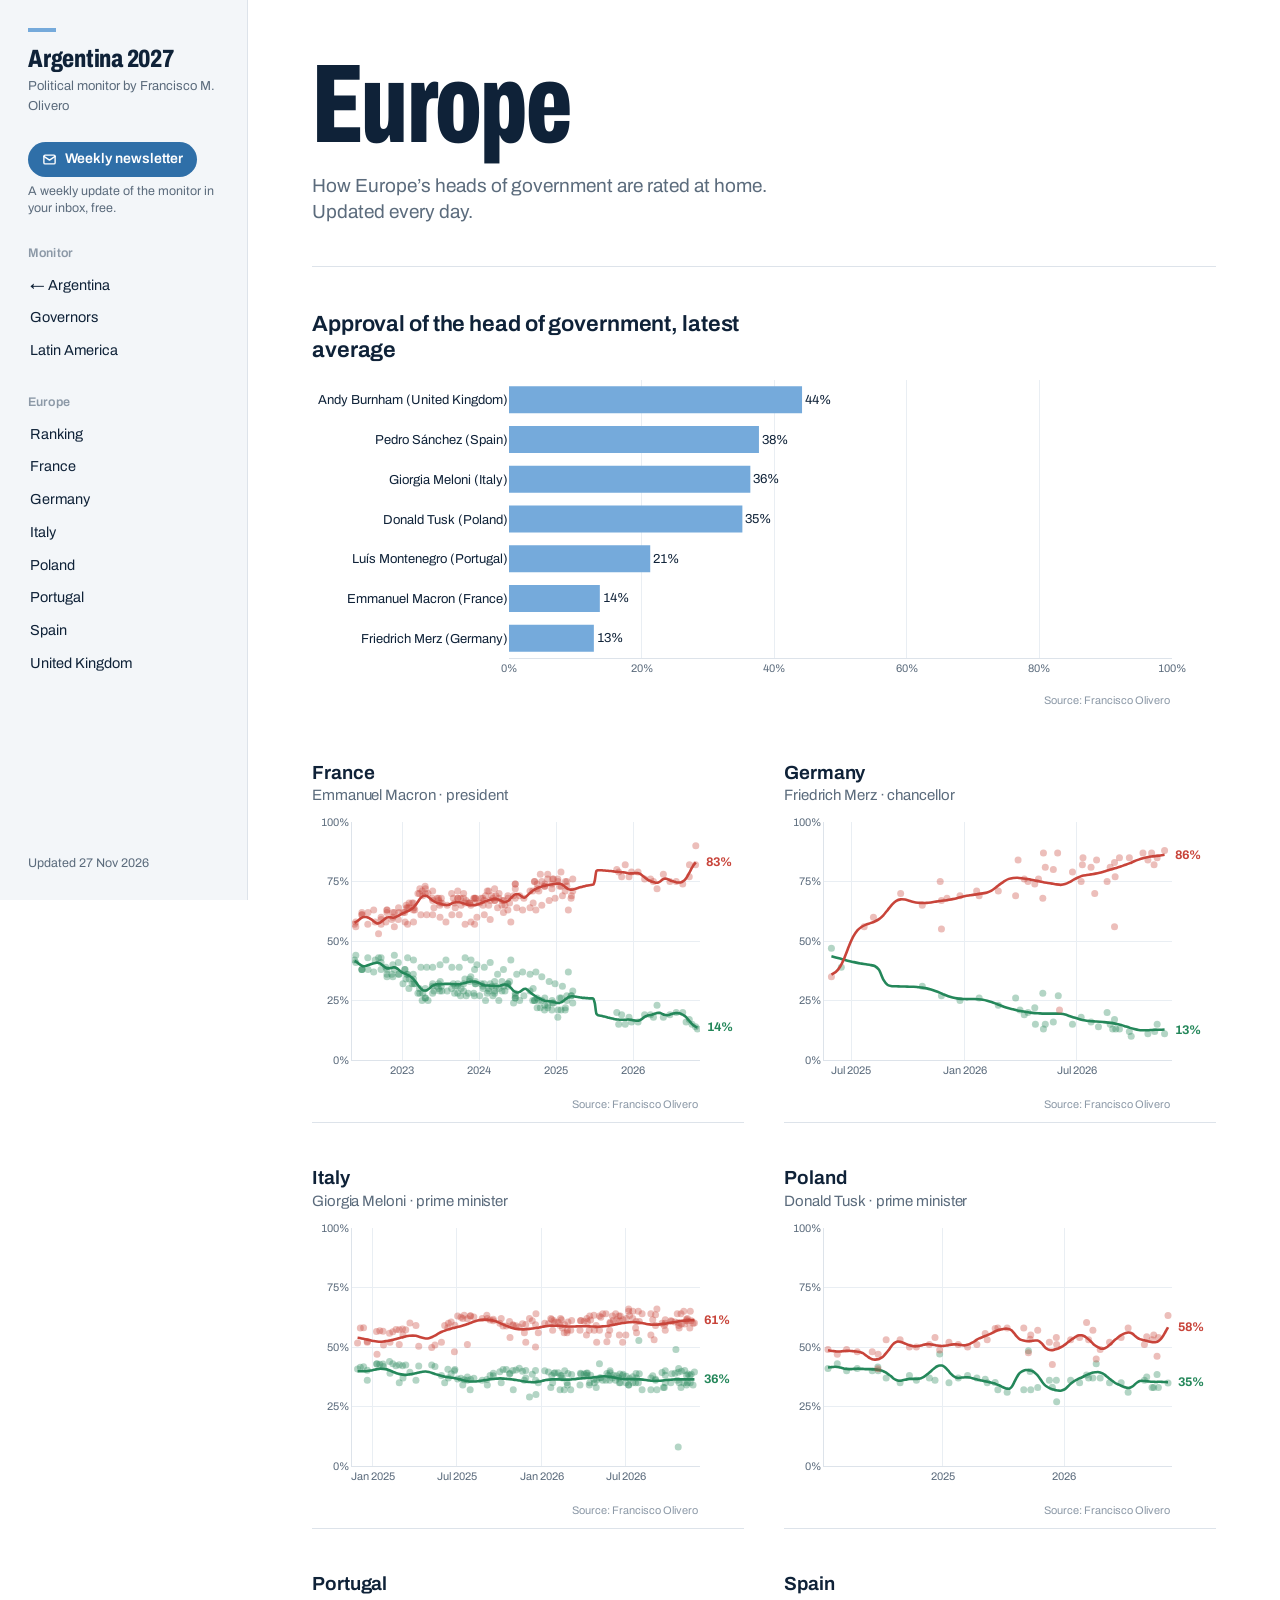
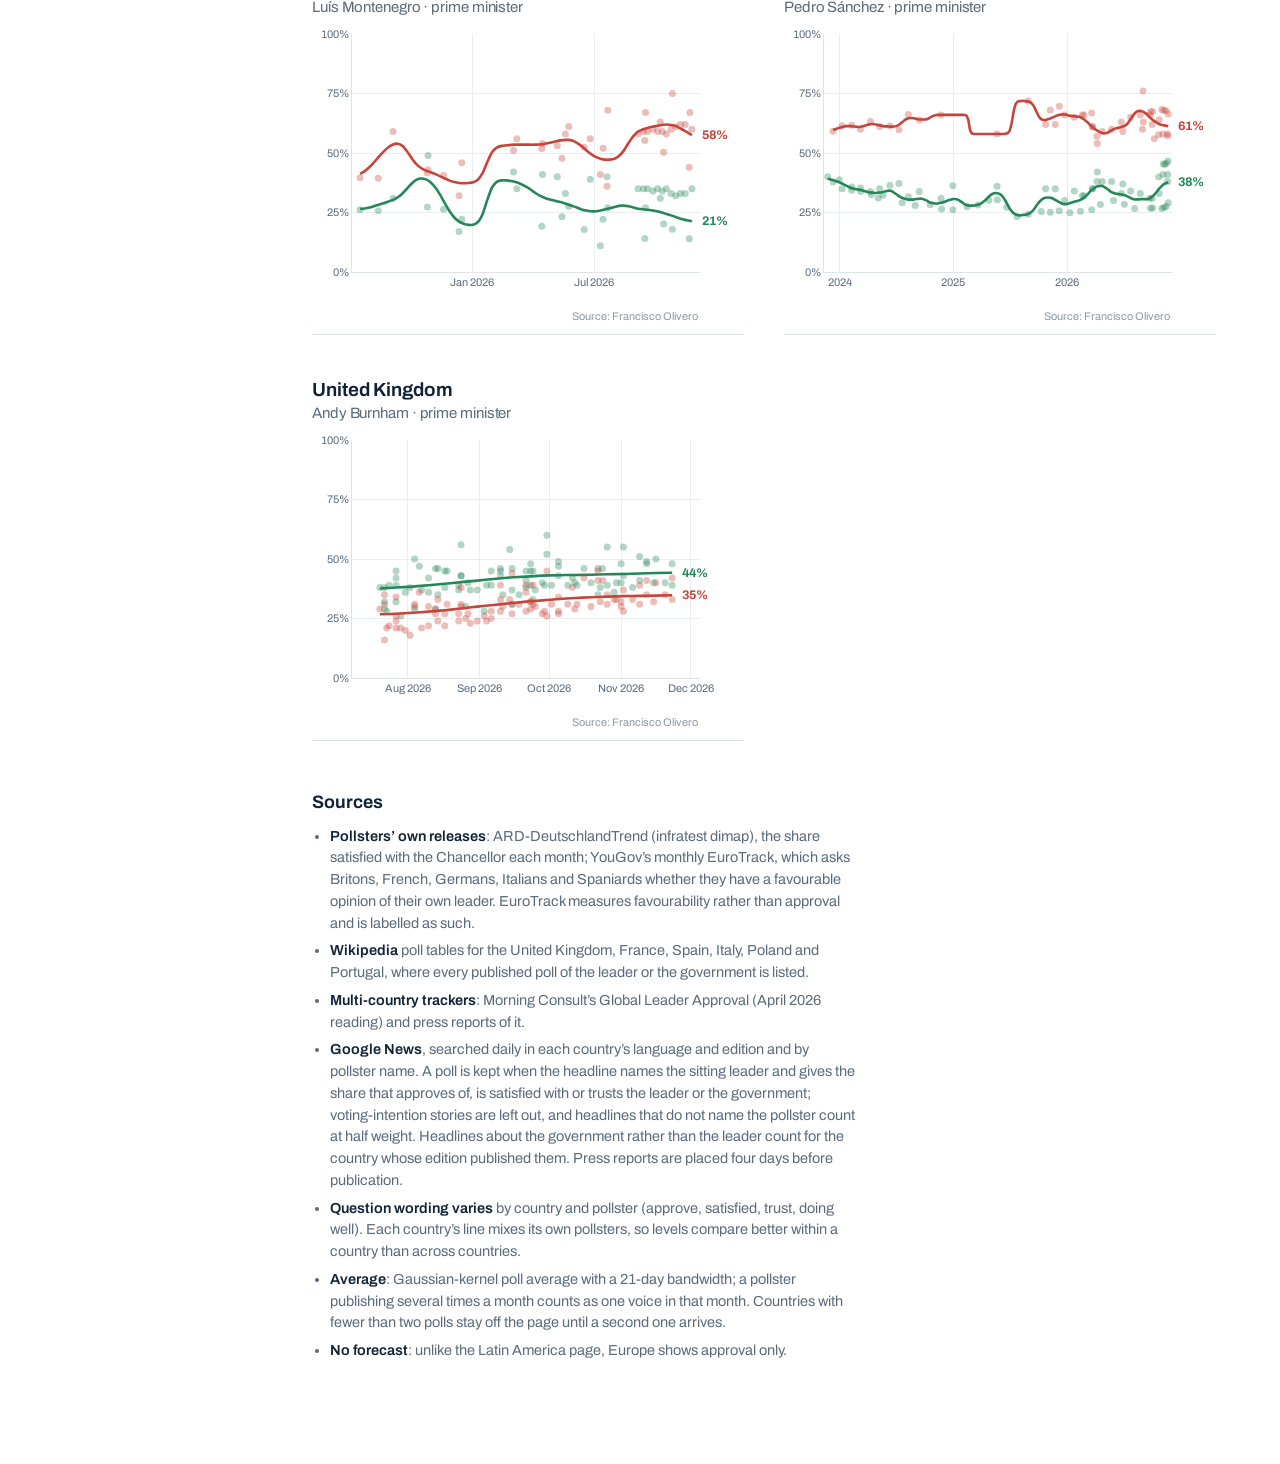
<file: europe.html>
<!DOCTYPE html>
<html lang="en">
<head>
<meta charset="utf-8" />
<meta name="viewport" content="width=device-width, initial-scale=1" />
<title>Europe Leader Approval</title>
<meta name="description" content="Approval of European heads of government, averaged from pollsters, Wikipedia poll tables and the press, updated daily. By Francisco M. Olivero.">
<link rel="preconnect" href="https://fonts.googleapis.com">
<link rel="preconnect" href="https://fonts.gstatic.com" crossorigin>
<link href="https://fonts.googleapis.com/css2?family=Archivo:wdth,wght@62..125,400..800&display=swap" rel="stylesheet">
<link rel="stylesheet" href="site.css">
<style>
  .grid{display:grid; grid-template-columns:repeat(2,minmax(0,1fr)); column-gap:40px}
  .grid .block{border-bottom:1px solid var(--rule)}
  .grid h2{font-size:19px}
  .grid h2 span{display:block; font-weight:400; font-size:15px; color:var(--muted); margin-top:2px}
  .empty{height:260px; display:flex; align-items:center; color:var(--muted); font-size:15px; max-width:34ch}
  @media (max-width:900px){ .grid{grid-template-columns:1fr} }
</style>
</head>
<body>
<div class="frame">

<aside class="rail">
  <a class="brand" href="index.html">
    <span class="brand-mark" aria-hidden="true"></span>
    <span class="brand-name">Argentina 2027</span>
    <span class="brand-by">Political monitor by Francisco M. Olivero</span>
  </a>
  <div>
    <a class="subscribe" href="https://lagentepide.substack.com/" target="_blank" rel="noopener"><svg width="15" height="15" viewBox="0 0 24 24" fill="none" stroke="currentColor" stroke-width="2.2" stroke-linecap="round" stroke-linejoin="round" aria-hidden="true"><rect x="3" y="5" width="18" height="14" rx="2"/><path d="m3 7 9 6 9-6"/></svg>Weekly newsletter</a>
    <span class="subscribe-note">A weekly update of the monitor in your inbox, free.</span>
  </div>

  <nav class="nav-group" aria-label="Monitor">
    <h3>Monitor</h3>
    <a href="index.html">← Argentina</a>
    <a href="governors.html">Governors</a>
    <a href="latam.html">Latin America</a>
  </nav>
  <nav class="nav-group" aria-label="Europe" id="nav-countries">
    <h3>Europe</h3>
    <a href="#ranking">Ranking</a>
  </nav>
  <div class="rail-foot">Updated <span id="updated">—</span></div>
</aside>

<main id="top">
  <header class="hero">
    <h1>Europe</h1>
    <p class="stand">How Europe’s heads of government are rated at home. Updated every day.</p>
  </header>

  <section class="block" id="ranking">
    <h2>Approval of the head of government, latest average</h2>
    <div class="plot" id="chart-rank" style="height:520px"></div>
  </section>


  <div class="grid" id="grid"></div>

  <footer class="sources">
    <h2>Sources</h2>
    <ul>
      <li><b>Pollsters’ own releases</b>: ARD-DeutschlandTrend (infratest dimap), the share satisfied with the Chancellor each month; YouGov’s monthly EuroTrack, which asks Britons, French, Germans, Italians and Spaniards whether they have a favourable opinion of their own leader. EuroTrack measures favourability rather than approval and is labelled as such.</li>
      <li><b>Wikipedia</b> poll tables for the United Kingdom, France, Spain, Italy, Poland and Portugal, where every published poll of the leader or the government is listed.</li>
      <li><b>Multi-country trackers</b>: Morning Consult’s Global Leader Approval (April 2026 reading) and press reports of it.</li>
      <li><b>Google News</b>, searched daily in each country’s language and edition and by pollster name. A poll is kept when the headline names the sitting leader and gives the share that approves of, is satisfied with or trusts the leader or the government; voting-intention stories are left out, and headlines that do not name the pollster count at half weight. Headlines about the government rather than the leader count for the country whose edition published them. Press reports are placed four days before publication.</li>
      <li><b>Question wording varies</b> by country and pollster (approve, satisfied, trust, doing well). Each country’s line mixes its own pollsters, so levels compare better within a country than across countries.</li>
      <li><b>Average</b>: Gaussian-kernel poll average with a 21-day bandwidth; a pollster publishing several times a month counts as one voice in that month. Countries with fewer than two polls stay off the page until a second one arrives.</li>
      <li><b>No forecast</b>: unlike the Latin America page, Europe shows approval only.</li>
    </ul>
  </footer>
</main>
</div>

<script>
(function(){
  "use strict";
  var CDNS=["https://cdn.plot.ly/plotly-2.35.2.min.js","https://cdnjs.cloudflare.com/ajax/libs/plotly.js/2.35.2/plotly.min.js","https://unpkg.com/plotly.js-dist-min@2.35.2/plotly.min.js"];
  function load(i){ if(window.Plotly) return go(); if(i>=CDNS.length) return;
    var s=document.createElement('script'); s.src=CDNS[i]; s.async=true;
    s.onload=function(){ window.Plotly?go():load(i+1); }; s.onerror=function(){ load(i+1); };
    document.head.appendChild(s); }
  load(0);

  var C={ink:'#0F2238', muted:'#5B6B7C', line:'#DDE3EA', grid:'#E9EEF3', pos:'#24875A', neg:'#C8443A', bar:'#75AADB', ar:'#0F2238'};
  var MON=['Jan','Feb','Mar','Apr','May','Jun','Jul','Aug','Sep','Oct','Nov','Dec'];
  function fmtDay(d){var p=d.split('-'); return (+p[2])+' '+MON[+p[1]-1]+' '+p[0];}
  var CONFIG={displayModeBar:'hover', displaylogo:false, responsive:true,
    modeBarButtonsToRemove:['select2d','lasso2d','autoScale2d','toggleSpikelines'],
    toImageButtonOptions:{format:'png', scale:2, filename:'europe-approval-francisco-olivero'}};
  function lay(o){
    var b={paper_bgcolor:'rgba(0,0,0,0)', plot_bgcolor:'rgba(0,0,0,0)', showlegend:false, hovermode:'closest',
      font:{family:'Archivo, sans-serif', size:13, color:C.ink},
      hoverlabel:{bgcolor:'#fff', bordercolor:C.line, font:{family:'Archivo, sans-serif', size:13, color:C.ink}, align:'left'}};
    Object.assign(b,o||{});
    b.margin=b.margin||{l:40,r:16,t:8,b:36}; b.margin.b+=22;
    b.annotations=(b.annotations||[]).concat([{xref:'paper',yref:'paper',x:1,y:0,xanchor:'right',yanchor:'bottom',
      yshift:-(b.margin.b-2),showarrow:false,text:'Source: Francisco Olivero',font:{family:'Archivo, sans-serif',size:11,color:'#8C99A7'}}]);
    return b;
  }
  var MIN_POLLS=2;   // a country with a single observation is left off the page until a second one arrives
  function last(a){ return a&&a.length?a[a.length-1]:null; }
  function esc(s){ return String(s).replace(/[&<>"]/g,function(c){return {'&':'&amp;','<':'&lt;','>':'&gt;','"':'&quot;'}[c];}); }

  function go(){
    Promise.all([
      fetch('europe_approval.json',{cache:'no-store'}).then(function(r){ if(!r.ok) throw 0; return r.json(); })
    ]).then(function(res){ render(res[0]); })
      .catch(function(){
        document.getElementById('chart-rank').innerHTML='<div class="empty">The data file europe_approval.json could not be loaded. Run the “Update Europe approval” action once, then reload.</div>';
      });
  }

  function render(L){
    var u=(L.updated||'').slice(0,10); if(u) document.getElementById('updated').textContent=fmtDay(u);
    var codes=Object.keys(L.countries);

    // ---- ranking ----
    var rows=[];
    codes.forEach(function(c){
      var k=L.countries[c], a=k.avg&&k.avg.approve;
      if(a&&a.values&&a.values.length&&(k.polls||[]).length>=MIN_POLLS) rows.push({name:k.leader,
        country:k.country, v:last(a.values), d:last(k.polls.map(function(p){return p.date;}).sort()), n:k.polls.length, ar:false});
    });
    rows.sort(function(a,b){return a.v-b.v;});
    var today=new Date();
    rows.forEach(function(r){ r.stale=r.d && (today-new Date(r.d+'T00:00:00Z'))/86400000>75; });
    var labels=rows.map(function(r){return r.name+' ('+r.country+')'+(r.stale?' · last poll '+MON[+r.d.slice(5,7)-1]:'');});
    document.getElementById('chart-rank').style.height=Math.max(260,rows.length*38+70)+'px';
    Plotly.newPlot('chart-rank',[{type:'bar',orientation:'h',y:labels,x:rows.map(function(r){return r.v;}),
      marker:{color:rows.map(function(r){return r.ar?C.ar:(r.stale?'#C9D6E3':C.bar);})},
      text:rows.map(function(r){return r.v.toFixed(0)+'%';}), textposition:'outside', cliponaxis:false,
      textfont:{family:'Archivo',size:13,color:C.ink},
      customdata:rows.map(function(r){return [r.n, fmtDay(r.d)];}),
      hovertemplate:'<b>%{y}</b><br>%{x:.1f}% approve (average)<br>%{customdata[0]} polls · last %{customdata[1]}<extra></extra>'}],
      lay({margin:{l:10,r:44,t:6,b:30}, bargap:0.32,
        xaxis:{range:[0,100], ticksuffix:'%', gridcolor:C.grid, linecolor:C.line, tickfont:{size:11,color:C.muted}, zeroline:false},
        yaxis:{automargin:true, tickfont:{size:13,color:C.ink}}}), CONFIG);

    // ---- per-country small multiples ----
    var grid=document.getElementById('grid'), nav=document.getElementById('nav-countries');
    codes.sort(function(a,b){ return L.countries[a].country.localeCompare(L.countries[b].country); });
    codes.forEach(function(c){
      var k=L.countries[c], id='c-'+c.toLowerCase();
      if((k.polls||[]).length<MIN_POLLS) return;
      var sec=document.createElement('section'); sec.className='block'; sec.id=id;
      sec.innerHTML='<h2>'+esc(k.country)+'<span>'+esc(k.leader)+(k.office?' · '+esc(k.office.toLowerCase()):'')+'</span></h2><div class="plot" id="p-'+id+'" style="height:300px"></div>';
      grid.appendChild(sec);
      var a=document.createElement('a'); a.href='#'+id; a.textContent=k.country; nav.appendChild(a);
      var polls=k.polls||[];
      if(!polls.length){
        document.getElementById('p-'+id).outerHTML='<div class="empty">No approval polls for '+esc(k.leader)+' found yet. The daily search adds them as they are published.</div>';
        return;
      }
      var t=[], ann=[];
      [['approve','Approve',C.pos],['disapprove','Disapprove',C.neg]].forEach(function(s){
        var pp=polls.filter(function(p){return p[s[0]]!=null;}); if(!pp.length) return;
        t.push({x:pp.map(function(p){return p.date;}), y:pp.map(function(p){return p[s[0]];}), mode:'markers', type:'scatter',
          marker:{size:7,color:s[2],opacity:0.35},
          customdata:pp.map(function(p){return [p.firm,(p.approx?'≈ ':'')+fmtDay(p.date)];}),
          hovertemplate:'<b>%{customdata[0]}</b> · %{customdata[1]}<br>'+s[1]+' %{y:.1f}%<extra></extra>'});
        var av=k.avg&&k.avg[s[0]];
        if(av&&av.values&&av.values.length>1){
          t.push({x:av.dates, y:av.values, mode:'lines', type:'scatter', line:{color:s[2],width:2.6,shape:'spline',smoothing:0.5},
            hovertemplate:s[1]+' average<br>%{x|%d %b %Y}: %{y:.1f}%<extra></extra>'});
        }
        var lv=av&&av.values&&av.values.length?last(av.values):last(pp).value;
        var lx=av&&av.dates&&av.dates.length?last(av.dates):last(pp).date;
        if(lv==null) lv=last(pp)[s[0]];
        ann.push({x:lx,y:lv,xanchor:'left',xshift:8,showarrow:false,text:'<b>'+lv.toFixed(0)+'%</b>',font:{family:'Archivo',size:12.5,color:s[2]}});
      });
      var ds=polls.map(function(p){return p.date;}).sort();
      var lo=new Date(ds[0]+'T00:00:00Z'); lo.setUTCDate(lo.getUTCDate()-12);
      var hi=new Date(last(ds)+'T00:00:00Z'); hi.setUTCDate(hi.getUTCDate()+12);
      Plotly.newPlot('p-'+id,t,lay({margin:{l:40,r:44,t:8,b:32}, annotations:ann,
        yaxis:{range:[0,100], ticksuffix:'%', dtick:25, gridcolor:C.grid, linecolor:C.line, tickfont:{size:11,color:C.muted}, zeroline:false},
        xaxis:{type:'date', range:[lo.toISOString().slice(0,10),hi.toISOString().slice(0,10)], gridcolor:C.grid, linecolor:C.line,
               tickfont:{size:11,color:C.muted}, nticks:5}}), CONFIG);
    });

    // scrollspy
    var links=[].slice.call(document.querySelectorAll('.nav-group a[href^="#"]'));
    var secs=links.map(function(a){return document.querySelector(a.getAttribute('href'));});
    function spy(){ var y=window.scrollY+120, cur=-1;
      secs.forEach(function(s,i){ if(s&&s.getBoundingClientRect().top+window.scrollY<=y) cur=i; });
      links.forEach(function(a,i){a.classList.toggle('active',i===cur);}); }
    window.addEventListener('scroll',spy,{passive:true}); spy();
  }
})();
</script>
</body>
</html>
</file>
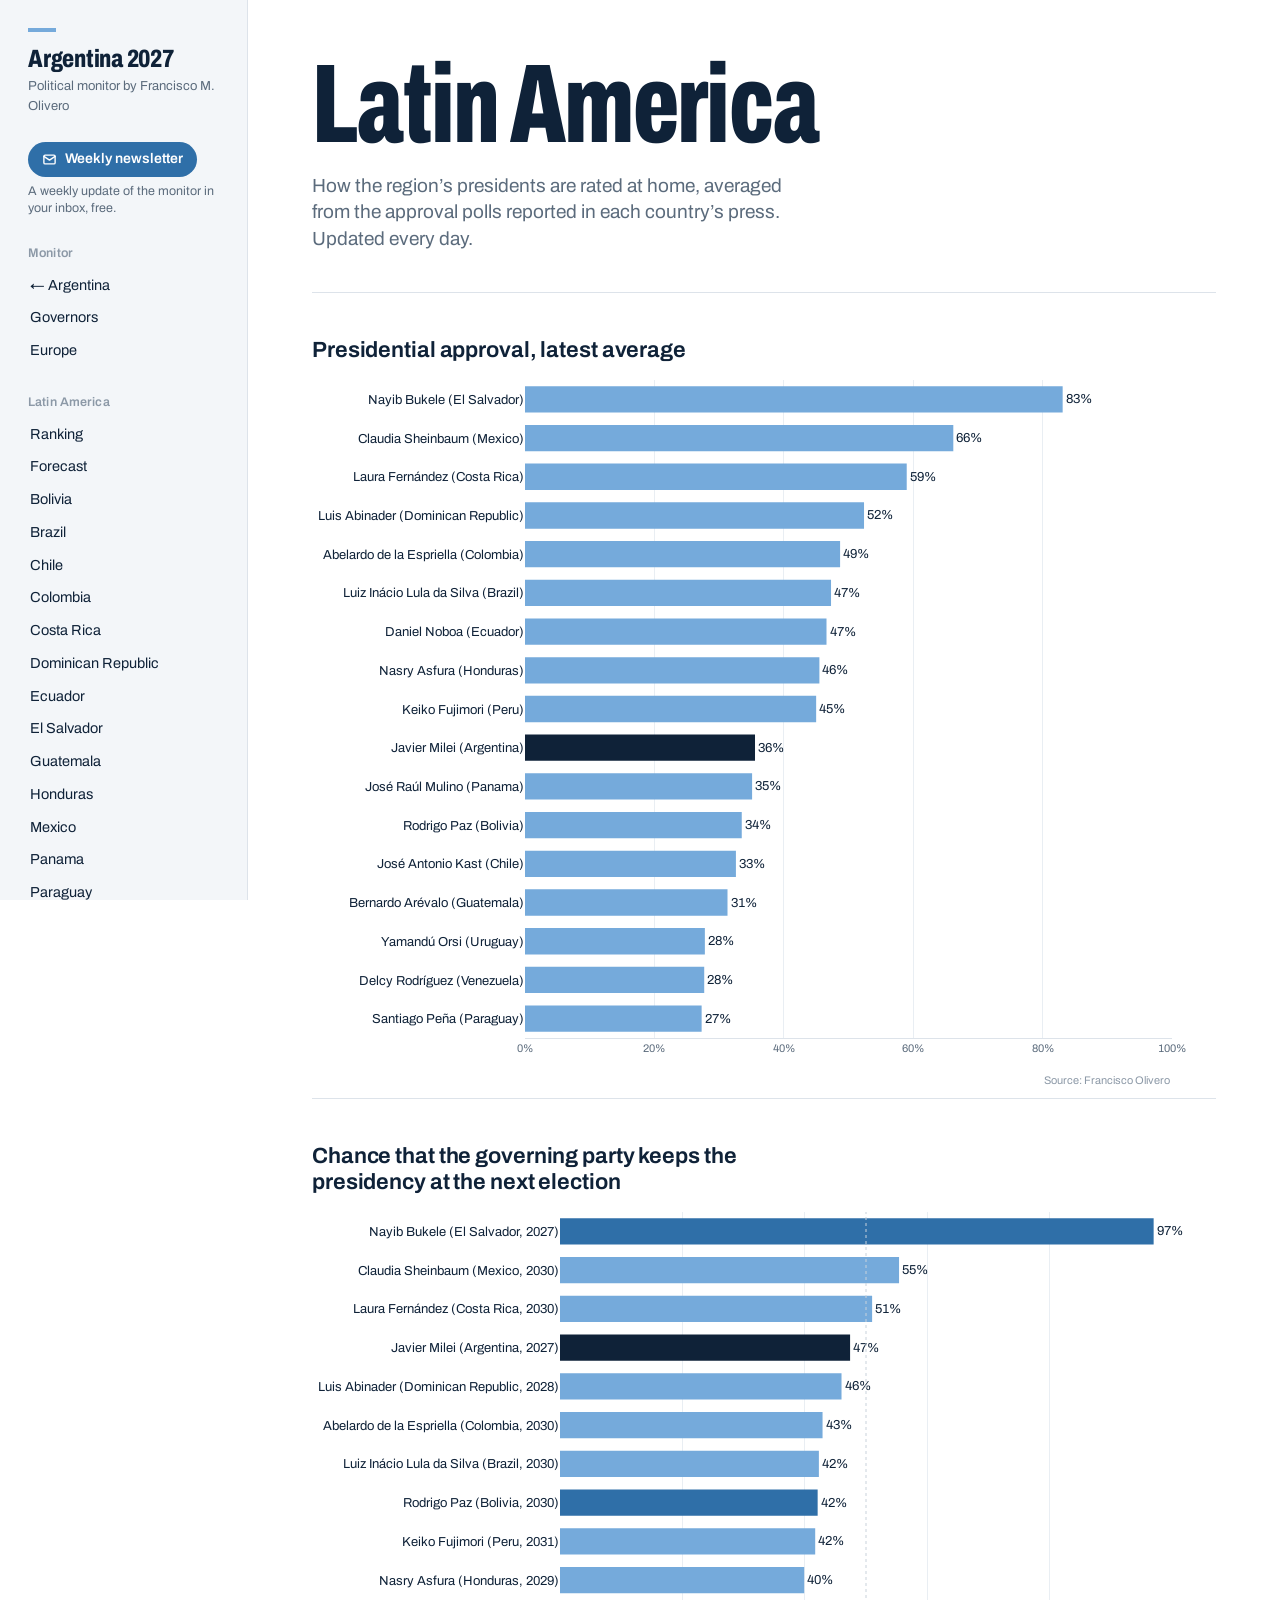
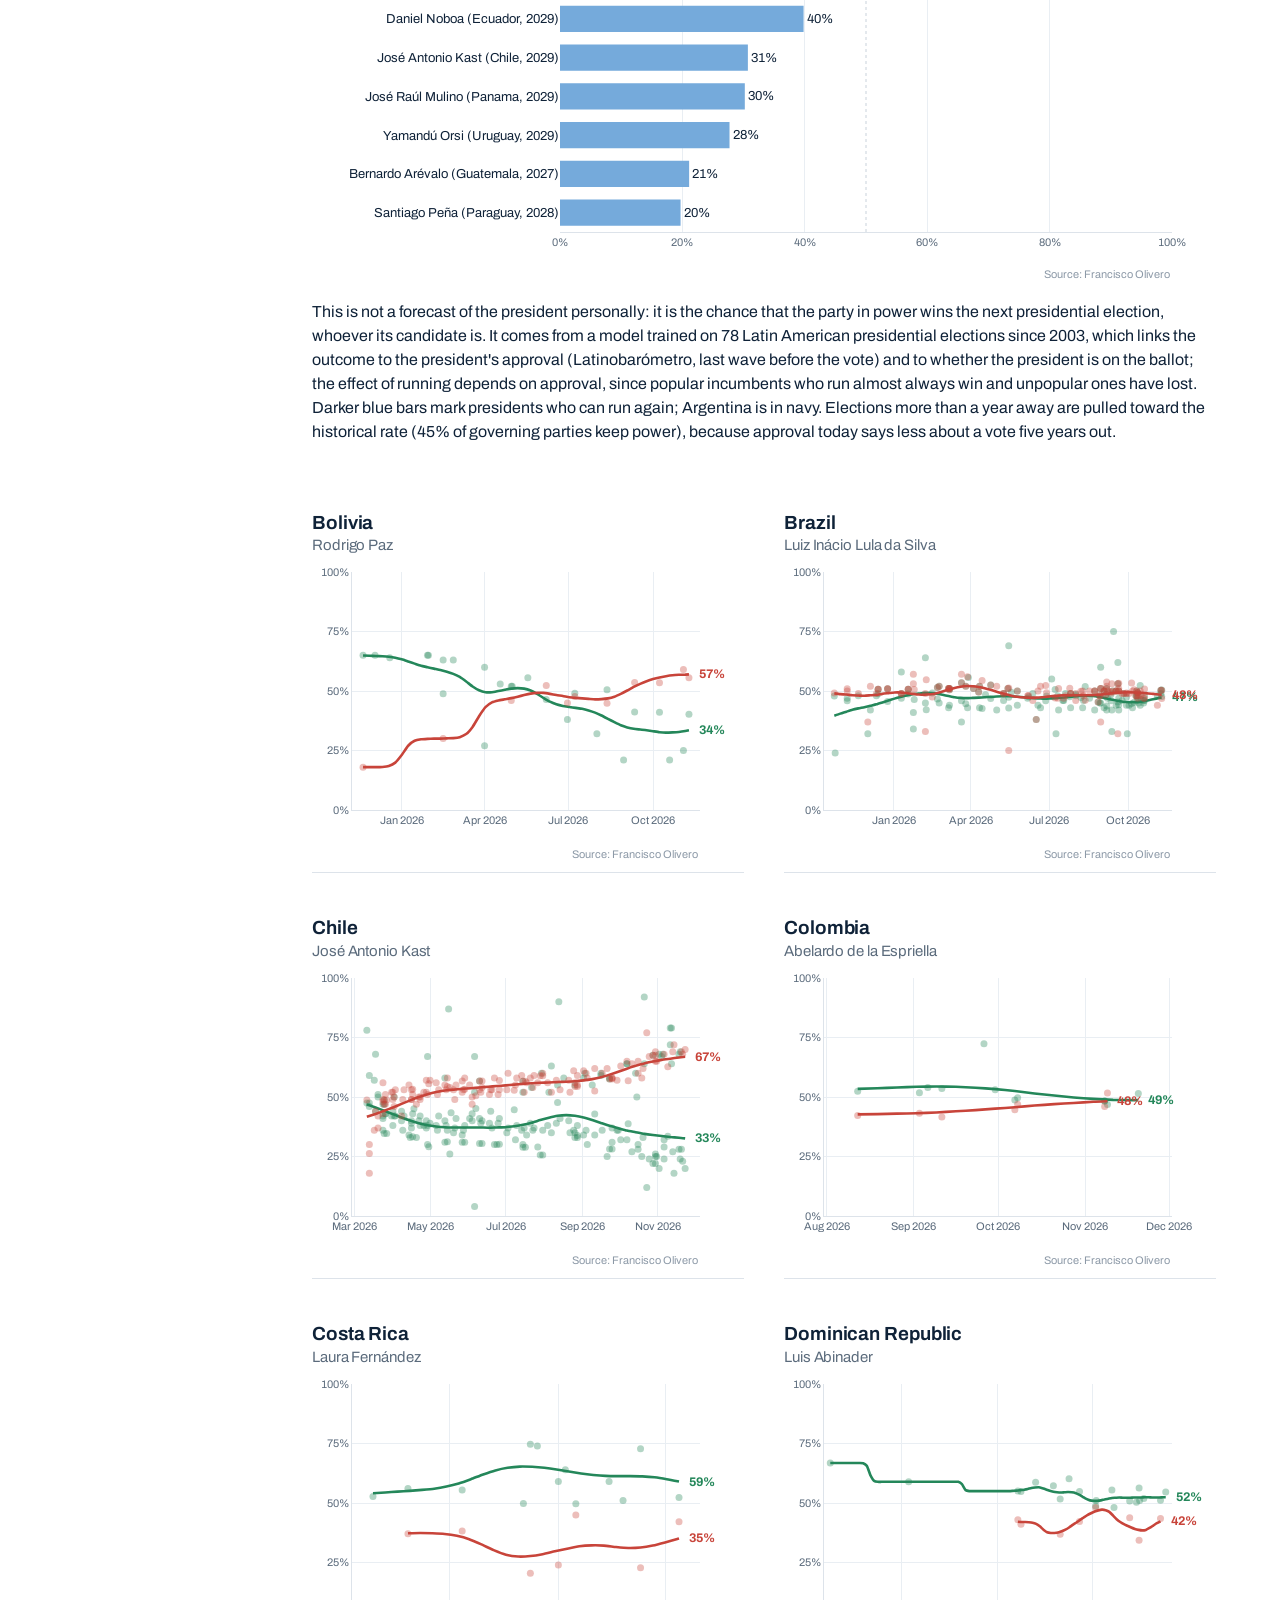
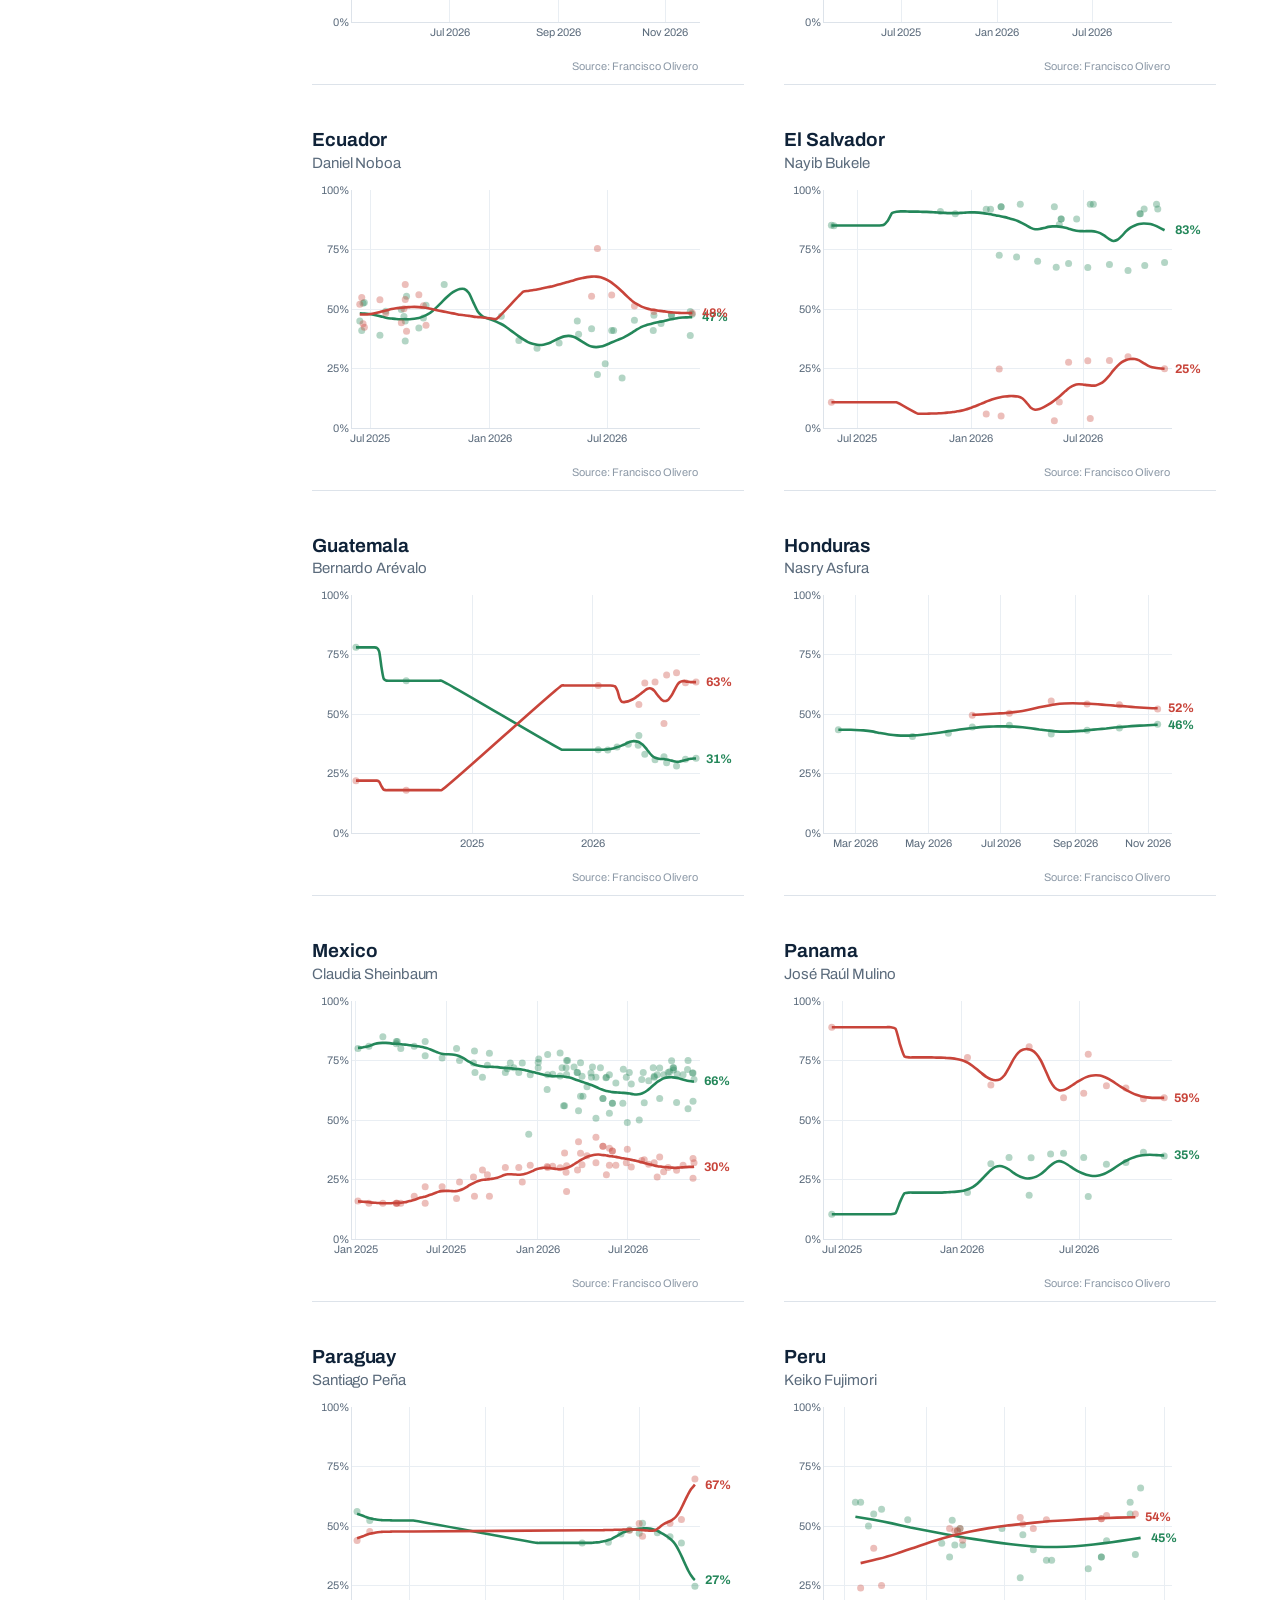
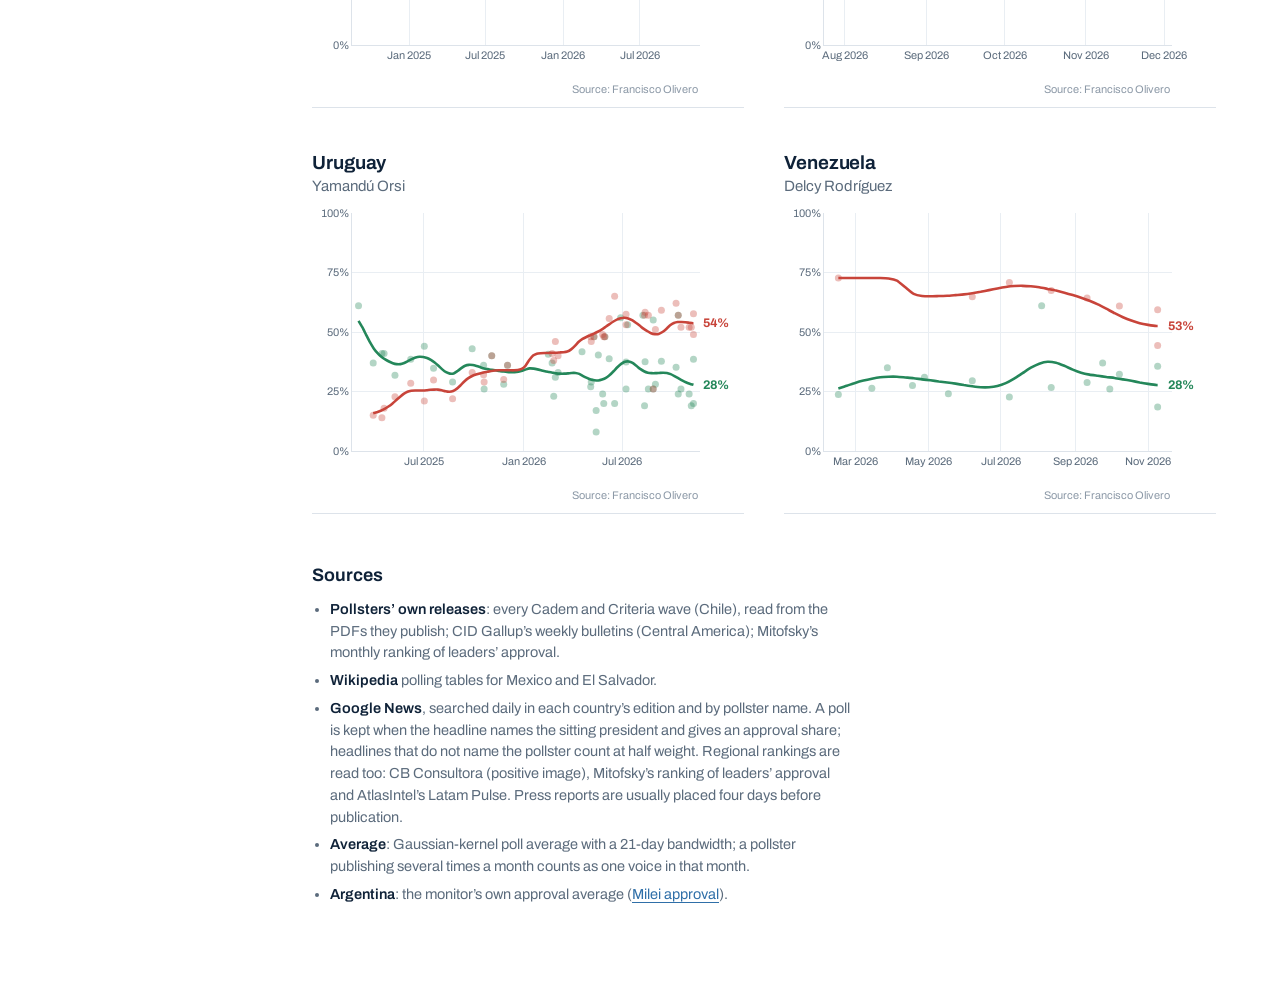
<file: latam.html>
<!DOCTYPE html>
<html lang="en">
<head>
<meta charset="utf-8" />
<meta name="viewport" content="width=device-width, initial-scale=1" />
<title>Latin America Presidential Approval</title>
<meta name="description" content="Presidential approval across Latin America, averaged from pollsters, Wikipedia poll tables and the press, updated daily. By Francisco M. Olivero.">
<link rel="preconnect" href="https://fonts.googleapis.com">
<link rel="preconnect" href="https://fonts.gstatic.com" crossorigin>
<link href="https://fonts.googleapis.com/css2?family=Archivo:wdth,wght@62..125,400..800&display=swap" rel="stylesheet">
<link rel="stylesheet" href="site.css">
<style>
  .grid{display:grid; grid-template-columns:repeat(2,minmax(0,1fr)); column-gap:40px}
  .grid .block{border-bottom:1px solid var(--rule)}
  .grid h2{font-size:19px}
  .grid h2 span{display:block; font-weight:400; font-size:15px; color:var(--muted); margin-top:2px}
  .empty{height:260px; display:flex; align-items:center; color:var(--muted); font-size:15px; max-width:34ch}
  @media (max-width:900px){ .grid{grid-template-columns:1fr} }
</style>
</head>
<body>
<div class="frame">

<aside class="rail">
  <a class="brand" href="index.html">
    <span class="brand-mark" aria-hidden="true"></span>
    <span class="brand-name">Argentina 2027</span>
    <span class="brand-by">Political monitor by Francisco M. Olivero</span>
  </a>
  <div>
    <a class="subscribe" href="https://lagentepide.substack.com/" target="_blank" rel="noopener"><svg width="15" height="15" viewBox="0 0 24 24" fill="none" stroke="currentColor" stroke-width="2.2" stroke-linecap="round" stroke-linejoin="round" aria-hidden="true"><rect x="3" y="5" width="18" height="14" rx="2"/><path d="m3 7 9 6 9-6"/></svg>Weekly newsletter</a>
    <span class="subscribe-note">A weekly update of the monitor in your inbox, free.</span>
  </div>

  <nav class="nav-group" aria-label="Monitor">
    <h3>Monitor</h3>
    <a href="index.html">← Argentina</a>
    <a href="governors.html">Governors</a>
    <a href="europe.html">Europe</a>
  </nav>
  <nav class="nav-group" aria-label="Latin America" id="nav-countries">
    <h3>Latin America</h3>
    <a href="#ranking">Ranking</a>
    <a href="#forecast">Forecast</a>
  </nav>
  <div class="rail-foot">Updated <span id="updated">—</span></div>
</aside>

<main id="top">
  <header class="hero">
    <h1>Latin America</h1>
    <p class="stand">How the region’s presidents are rated at home, averaged from the approval polls reported in each country’s press. Updated every day.</p>
  </header>

  <section class="block" id="ranking">
    <h2>Presidential approval, latest average</h2>
    <div class="plot" id="chart-rank" style="height:520px"></div>
  </section>

  <section class="block" id="forecast">
    <h2>Chance that the governing party keeps the presidency at the next election</h2>
    <div class="plot" id="chart-forecast" style="height:520px"></div>
    <p class="stand">This is not a forecast of the president personally: it is the chance that the party in power wins the next presidential election, whoever its candidate is. It comes from a model trained on 78 Latin American presidential elections since 2003, which links the outcome to the president's approval (Latinobarómetro, last wave before the vote) and to whether the president is on the ballot; the effect of running depends on approval, since popular incumbents who run almost always win and unpopular ones have lost. Darker blue bars mark presidents who can run again; Argentina is in navy. Elections more than a year away are pulled toward the historical rate (45% of governing parties keep power), because approval today says less about a vote five years out.</p>
  </section>

  <div class="grid" id="grid"></div>

  <footer class="sources">
    <h2>Sources</h2>
    <ul>
      <li><b>Pollsters’ own releases</b>: every Cadem and Criteria wave (Chile), read from the PDFs they publish; CID Gallup’s weekly bulletins (Central America); Mitofsky’s monthly ranking of leaders’ approval.</li>
      <li><b>Wikipedia</b> polling tables for Mexico and El Salvador.</li>
      <li><b>Google News</b>, searched daily in each country’s edition and by pollster name. A poll is kept when the headline names the sitting president and gives an approval share; headlines that do not name the pollster count at half weight. Regional rankings are read too: CB Consultora (positive image), Mitofsky’s ranking of leaders’ approval and AtlasIntel’s Latam Pulse. Press reports are usually placed four days before publication.</li>
      <li><b>Average</b>: Gaussian-kernel poll average with a 21-day bandwidth; a pollster publishing several times a month counts as one voice in that month.</li>
      <li><b>Argentina</b>: the monitor’s own approval average (<a href="index.html#approval">Milei approval</a>).</li>
    </ul>
  </footer>
</main>
</div>

<script>
(function(){
  "use strict";
  var CDNS=["https://cdn.plot.ly/plotly-2.35.2.min.js","https://cdnjs.cloudflare.com/ajax/libs/plotly.js/2.35.2/plotly.min.js","https://unpkg.com/plotly.js-dist-min@2.35.2/plotly.min.js"];
  function load(i){ if(window.Plotly) return go(); if(i>=CDNS.length) return;
    var s=document.createElement('script'); s.src=CDNS[i]; s.async=true;
    s.onload=function(){ window.Plotly?go():load(i+1); }; s.onerror=function(){ load(i+1); };
    document.head.appendChild(s); }
  load(0);

  var C={ink:'#0F2238', muted:'#5B6B7C', line:'#DDE3EA', grid:'#E9EEF3', pos:'#24875A', neg:'#C8443A', bar:'#75AADB', ar:'#0F2238'};
  var MON=['Jan','Feb','Mar','Apr','May','Jun','Jul','Aug','Sep','Oct','Nov','Dec'];
  function fmtDay(d){var p=d.split('-'); return (+p[2])+' '+MON[+p[1]-1]+' '+p[0];}
  var CONFIG={displayModeBar:'hover', displaylogo:false, responsive:true,
    modeBarButtonsToRemove:['select2d','lasso2d','autoScale2d','toggleSpikelines'],
    toImageButtonOptions:{format:'png', scale:2, filename:'latam-approval-francisco-olivero'}};
  function lay(o){
    var b={paper_bgcolor:'rgba(0,0,0,0)', plot_bgcolor:'rgba(0,0,0,0)', showlegend:false, hovermode:'closest',
      font:{family:'Archivo, sans-serif', size:13, color:C.ink},
      hoverlabel:{bgcolor:'#fff', bordercolor:C.line, font:{family:'Archivo, sans-serif', size:13, color:C.ink}, align:'left'}};
    Object.assign(b,o||{});
    b.margin=b.margin||{l:40,r:16,t:8,b:36}; b.margin.b+=22;
    b.annotations=(b.annotations||[]).concat([{xref:'paper',yref:'paper',x:1,y:0,xanchor:'right',yanchor:'bottom',
      yshift:-(b.margin.b-2),showarrow:false,text:'Source: Francisco Olivero',font:{family:'Archivo, sans-serif',size:11,color:'#8C99A7'}}]);
    return b;
  }
  var MIN_POLLS=2;   // a country with a single observation is left off the page until a second one arrives
  function last(a){ return a&&a.length?a[a.length-1]:null; }
  function esc(s){ return String(s).replace(/[&<>"]/g,function(c){return {'&':'&amp;','<':'&lt;','>':'&gt;','"':'&quot;'}[c];}); }

  function go(){
    Promise.all([
      fetch('latam_approval.json',{cache:'no-store'}).then(function(r){ if(!r.ok) throw 0; return r.json(); }),
      fetch('approval_history.json',{cache:'no-store'}).then(function(r){ return r.ok?r.json():null; }).catch(function(){ return null; })
    ]).then(function(res){ render(res[0], res[1]); })
      .catch(function(){
        document.getElementById('chart-rank').innerHTML='<div class="empty">The data file latam_approval.json could not be loaded. Run the “Update Latin America approval” action once, then reload.</div>';
      });
  }

  function render(L, AR){
    var u=(L.updated||'').slice(0,10); if(u) document.getElementById('updated').textContent=fmtDay(u);
    var codes=Object.keys(L.countries);

    // ---- ranking ----
    var rows=[];
    codes.forEach(function(c){
      var k=L.countries[c], a=k.avg&&k.avg.approve;
      if(a&&a.values&&a.values.length&&(k.polls||[]).length>=MIN_POLLS) rows.push({name:k.president,
        country:k.country, v:last(a.values), d:last(k.polls.map(function(p){return p.date;}).sort()), n:k.polls.length, ar:false});
    });
    if(AR&&AR.latest) rows.push({name:'Javier Milei', country:'Argentina', v:AR.latest.approve, d:(AR.updated||'').slice(0,10), n:(AR.polls||[]).length, ar:true});
    rows.sort(function(a,b){return a.v-b.v;});
    var today=new Date();
    rows.forEach(function(r){ r.stale=r.d && (today-new Date(r.d+'T00:00:00Z'))/86400000>75; });
    var labels=rows.map(function(r){return r.name+' ('+r.country+')'+(r.stale?' · last poll '+MON[+r.d.slice(5,7)-1]:'');});
    document.getElementById('chart-rank').style.height=Math.max(260,rows.length*38+70)+'px';
    Plotly.newPlot('chart-rank',[{type:'bar',orientation:'h',y:labels,x:rows.map(function(r){return r.v;}),
      marker:{color:rows.map(function(r){return r.ar?C.ar:(r.stale?'#C9D6E3':C.bar);})},
      text:rows.map(function(r){return r.v.toFixed(0)+'%';}), textposition:'outside', cliponaxis:false,
      textfont:{family:'Archivo',size:13,color:C.ink},
      customdata:rows.map(function(r){return [r.n, fmtDay(r.d)];}),
      hovertemplate:'<b>%{y}</b><br>%{x:.1f}% approve (average)<br>%{customdata[0]} polls · last %{customdata[1]}<extra></extra>'}],
      lay({margin:{l:10,r:44,t:6,b:30}, bargap:0.32,
        xaxis:{range:[0,100], ticksuffix:'%', gridcolor:C.grid, linecolor:C.line, tickfont:{size:11,color:C.muted}, zeroline:false},
        yaxis:{automargin:true, tickfont:{size:13,color:C.ink}}}), CONFIG);

    // ---- forecast: ridge logistic trained on Latin American elections (forecast_latam.py) ----
    fetch('forecast_latam.json',{cache:'no-store'}).then(function(r){ if(!r.ok) throw 0; return r.json(); })
    .then(function(F){
      var rows=F.forecasts.slice().sort(function(a,b){return a.p-b.p;});
      var lab=rows.map(function(r){return r.president+' ('+r.country+', '+r.next_election.slice(0,4)+')';});
      document.getElementById('chart-forecast').style.height=Math.max(260,rows.length*38+70)+'px';
      Plotly.newPlot('chart-forecast',[{type:'bar',orientation:'h',y:lab,x:rows.map(function(r){return +(r.p*100).toFixed(1);}),
        marker:{color:rows.map(function(r){return r.iso==='AR'?C.ar:(r.president_running?'#2F6FA8':C.bar);})},
        text:rows.map(function(r){return Math.round(r.p*100)+'%';}), textposition:'outside', cliponaxis:false,
        textfont:{family:'Archivo',size:13,color:C.ink},
        customdata:rows.map(function(r){return [r.approval, r.president_running?'President can run':'Party runs a new candidate', r.years_to_election];}),
        hovertemplate:'<b>%{y}</b><br>%{x:.0f}% chance the governing party wins<br>Approval %{customdata[0]}% · %{customdata[1]}<br>%{customdata[2]} years to the election<extra></extra>'}],
        lay({margin:{l:10,r:44,t:6,b:30}, bargap:0.32,
          shapes:[{type:'line',x0:50,x1:50,yref:'paper',y0:0,y1:1,line:{color:'#C9D2DB',width:1,dash:'dot'}}],
          xaxis:{range:[0,100], ticksuffix:'%', gridcolor:C.grid, linecolor:C.line, tickfont:{size:11,color:C.muted}, zeroline:false},
          yaxis:{automargin:true, tickfont:{size:13,color:C.ink}}}), CONFIG);
    }).catch(function(){ var el=document.getElementById('forecast'); if(el) el.style.display='none'; });

    // ---- per-country small multiples ----
    var grid=document.getElementById('grid'), nav=document.getElementById('nav-countries');
    codes.sort(function(a,b){ return L.countries[a].country.localeCompare(L.countries[b].country); });
    codes.forEach(function(c){
      var k=L.countries[c], id='c-'+c.toLowerCase();
      if((k.polls||[]).length<MIN_POLLS) return;
      var sec=document.createElement('section'); sec.className='block'; sec.id=id;
      sec.innerHTML='<h2>'+esc(k.country)+'<span>'+esc(k.president)+'</span></h2><div class="plot" id="p-'+id+'" style="height:300px"></div>';
      grid.appendChild(sec);
      var a=document.createElement('a'); a.href='#'+id; a.textContent=k.country; nav.appendChild(a);
      var polls=k.polls||[];
      if(!polls.length){
        document.getElementById('p-'+id).outerHTML='<div class="empty">No approval polls for '+esc(k.president)+' found yet. The daily search adds them as they are published.</div>';
        return;
      }
      var t=[], ann=[];
      [['approve','Approve',C.pos],['disapprove','Disapprove',C.neg]].forEach(function(s){
        var pp=polls.filter(function(p){return p[s[0]]!=null;}); if(!pp.length) return;
        t.push({x:pp.map(function(p){return p.date;}), y:pp.map(function(p){return p[s[0]];}), mode:'markers', type:'scatter',
          marker:{size:7,color:s[2],opacity:0.35},
          customdata:pp.map(function(p){return [p.firm,(p.approx?'≈ ':'')+fmtDay(p.date)];}),
          hovertemplate:'<b>%{customdata[0]}</b> · %{customdata[1]}<br>'+s[1]+' %{y:.1f}%<extra></extra>'});
        var av=k.avg&&k.avg[s[0]];
        if(av&&av.values&&av.values.length>1){
          t.push({x:av.dates, y:av.values, mode:'lines', type:'scatter', line:{color:s[2],width:2.6,shape:'spline',smoothing:0.5},
            hovertemplate:s[1]+' average<br>%{x|%d %b %Y}: %{y:.1f}%<extra></extra>'});
        }
        var lv=av&&av.values&&av.values.length?last(av.values):last(pp).value;
        var lx=av&&av.dates&&av.dates.length?last(av.dates):last(pp).date;
        if(lv==null) lv=last(pp)[s[0]];
        ann.push({x:lx,y:lv,xanchor:'left',xshift:8,showarrow:false,text:'<b>'+lv.toFixed(0)+'%</b>',font:{family:'Archivo',size:12.5,color:s[2]}});
      });
      var ds=polls.map(function(p){return p.date;}).sort();
      var lo=new Date(ds[0]+'T00:00:00Z'); lo.setUTCDate(lo.getUTCDate()-12);
      var hi=new Date(last(ds)+'T00:00:00Z'); hi.setUTCDate(hi.getUTCDate()+12);
      Plotly.newPlot('p-'+id,t,lay({margin:{l:40,r:44,t:8,b:32}, annotations:ann,
        yaxis:{range:[0,100], ticksuffix:'%', dtick:25, gridcolor:C.grid, linecolor:C.line, tickfont:{size:11,color:C.muted}, zeroline:false},
        xaxis:{type:'date', range:[lo.toISOString().slice(0,10),hi.toISOString().slice(0,10)], gridcolor:C.grid, linecolor:C.line,
               tickfont:{size:11,color:C.muted}, nticks:5}}), CONFIG);
    });

    // scrollspy
    var links=[].slice.call(document.querySelectorAll('.nav-group a[href^="#"]'));
    var secs=links.map(function(a){return document.querySelector(a.getAttribute('href'));});
    function spy(){ var y=window.scrollY+120, cur=-1;
      secs.forEach(function(s,i){ if(s&&s.getBoundingClientRect().top+window.scrollY<=y) cur=i; });
      links.forEach(function(a,i){a.classList.toggle('active',i===cur);}); }
    window.addEventListener('scroll',spy,{passive:true}); spy();
  }
})();
</script>
</body>
</html>
</file>
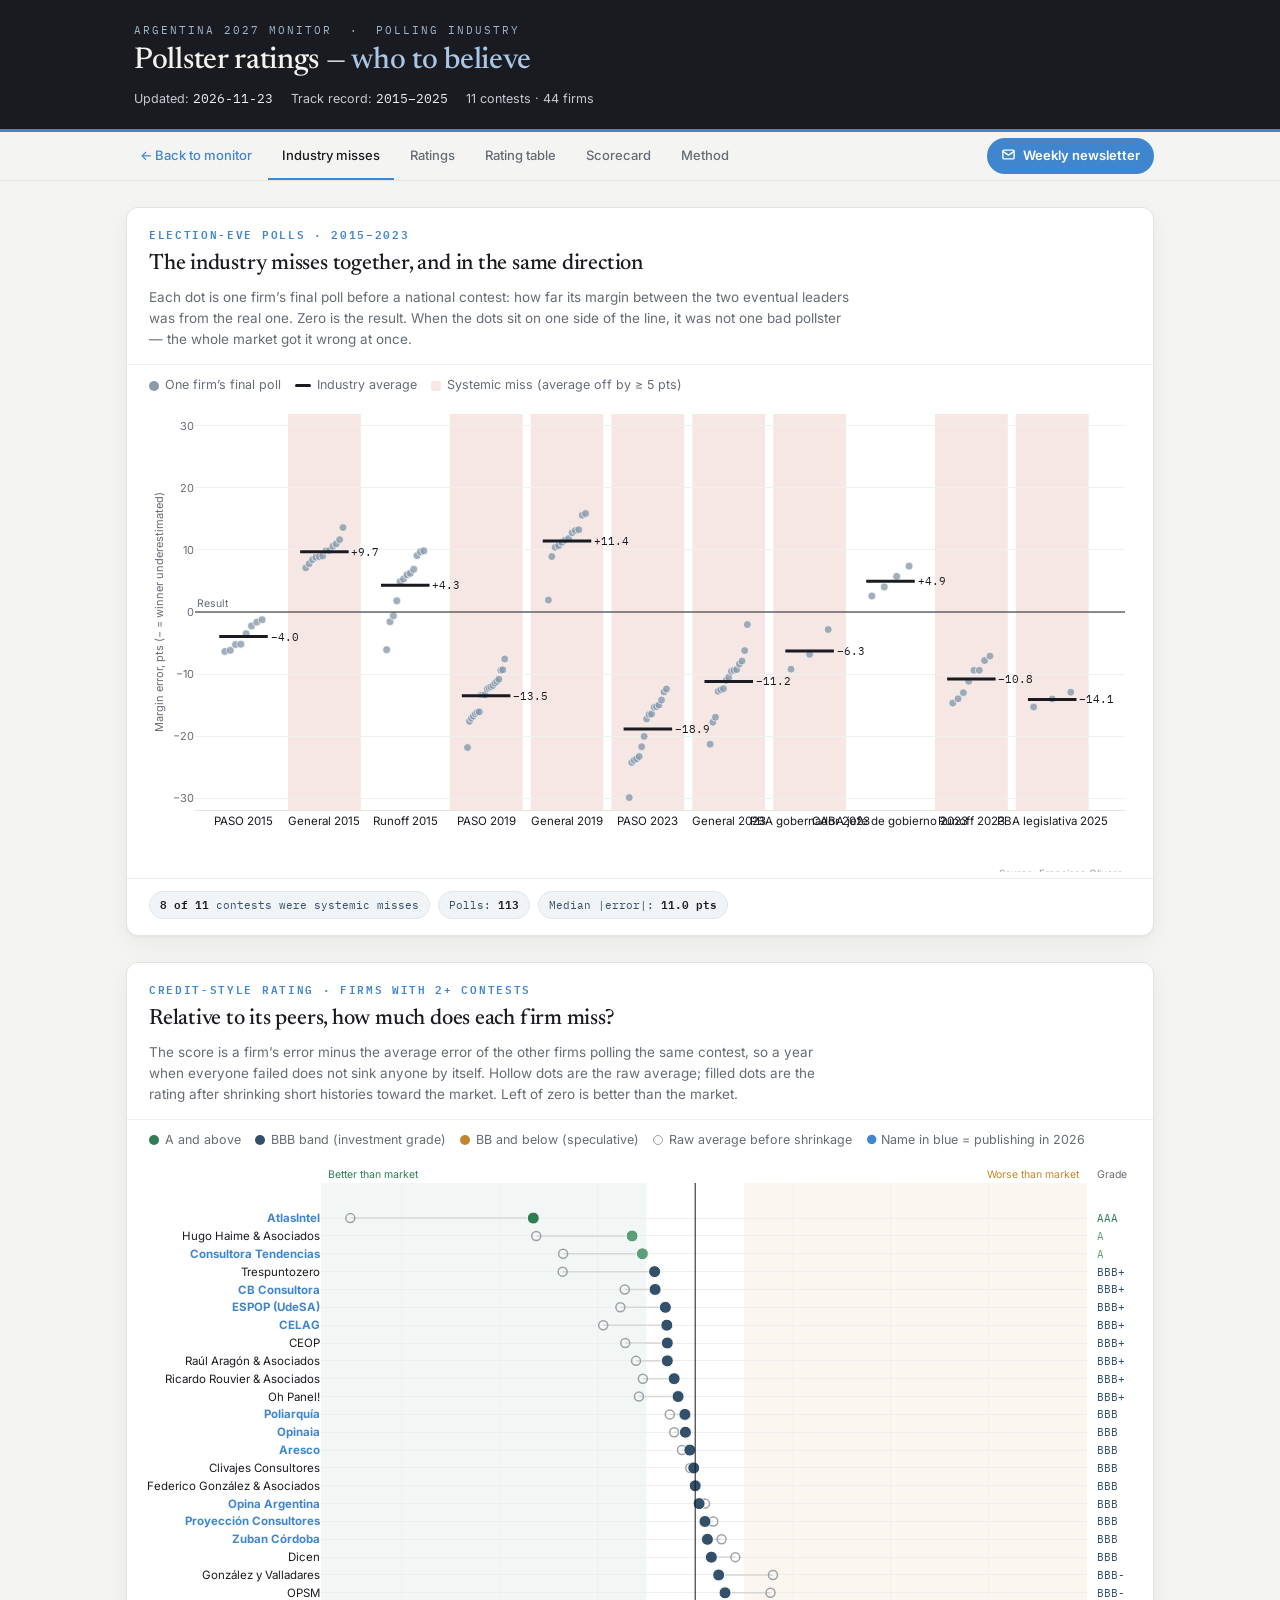
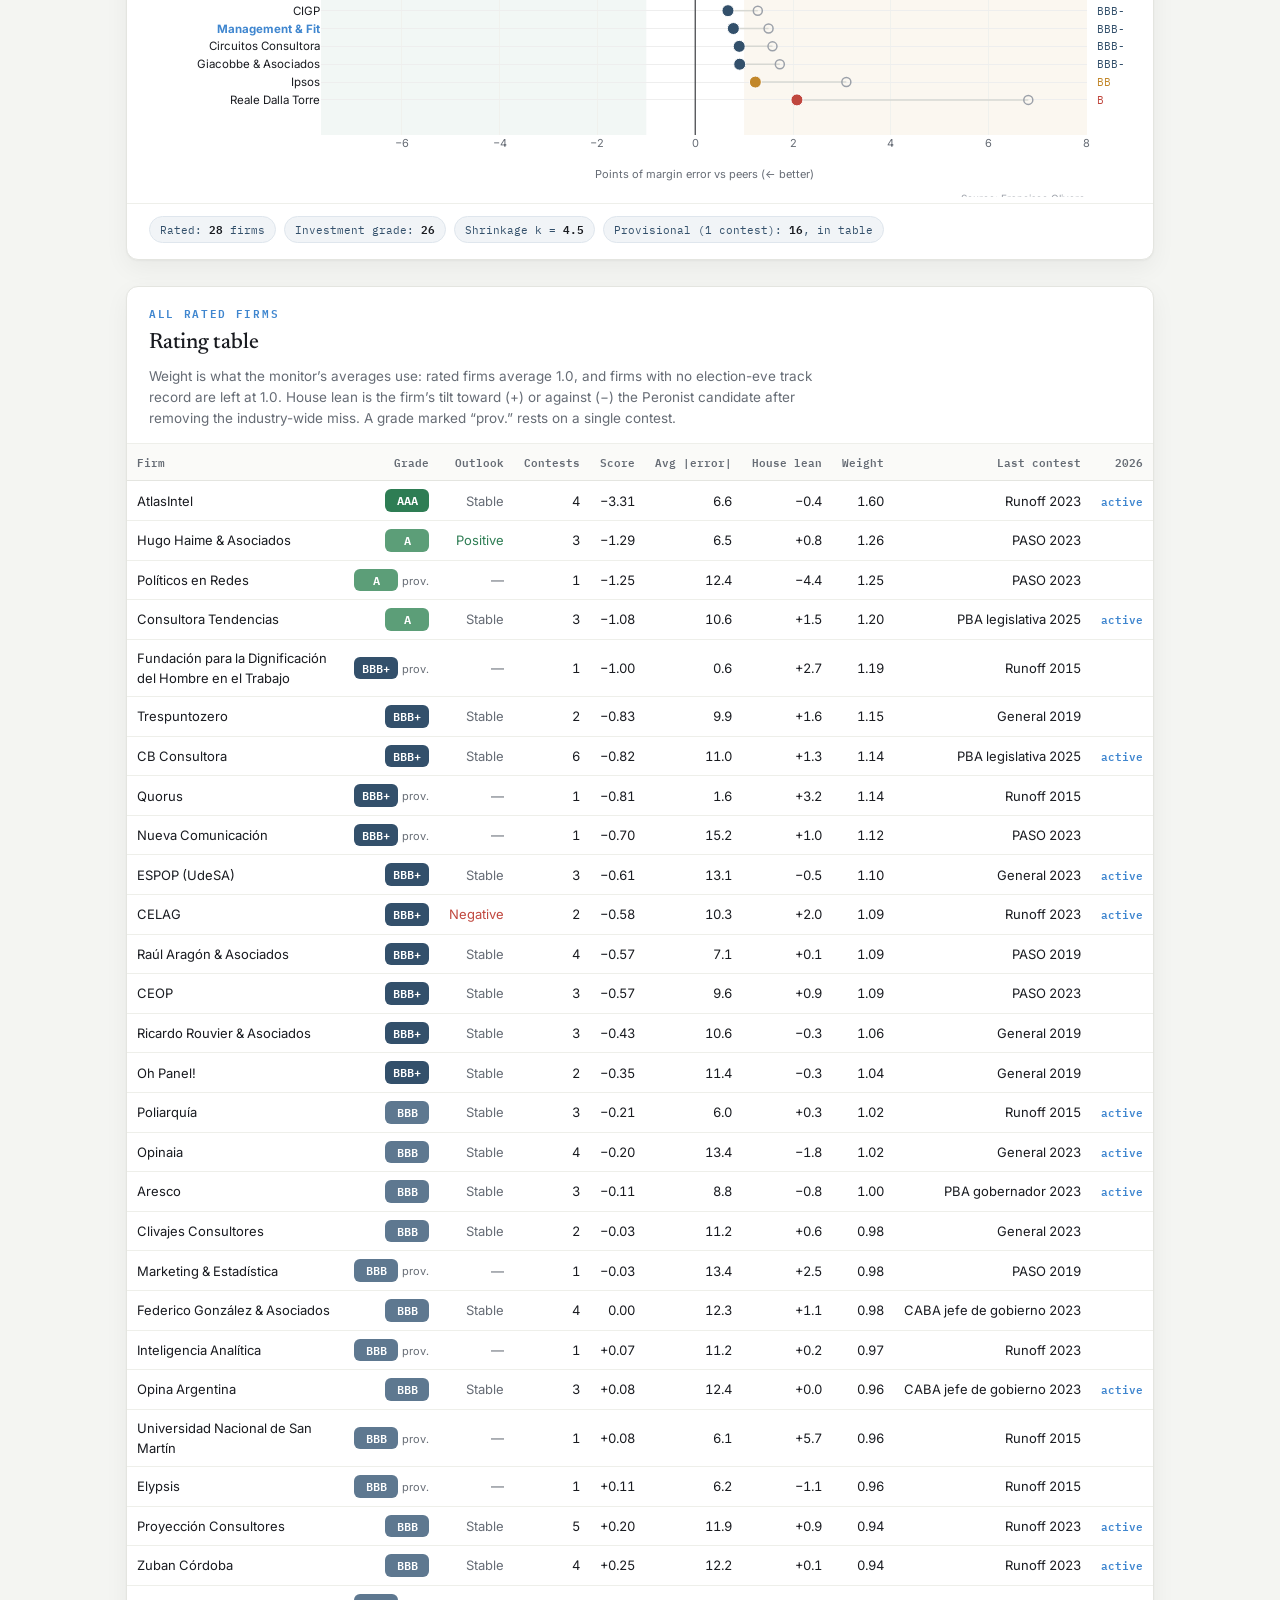
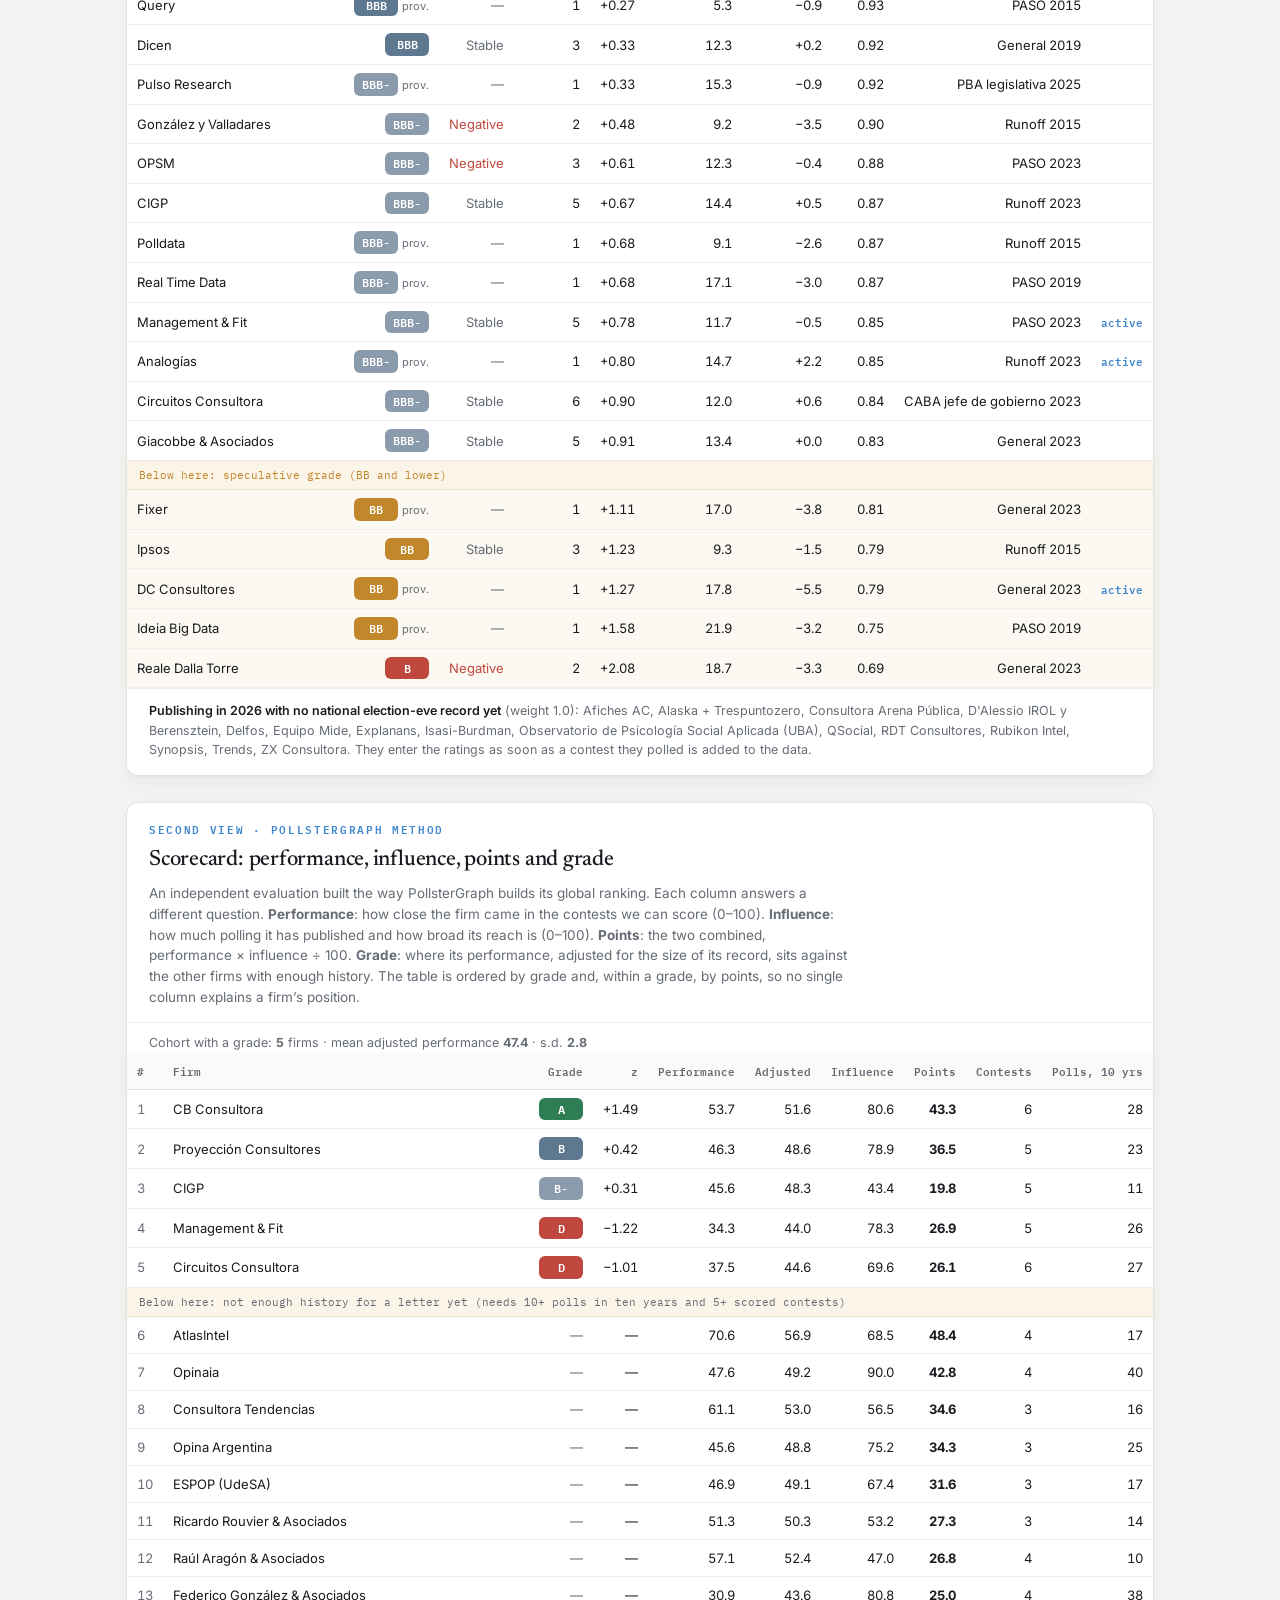
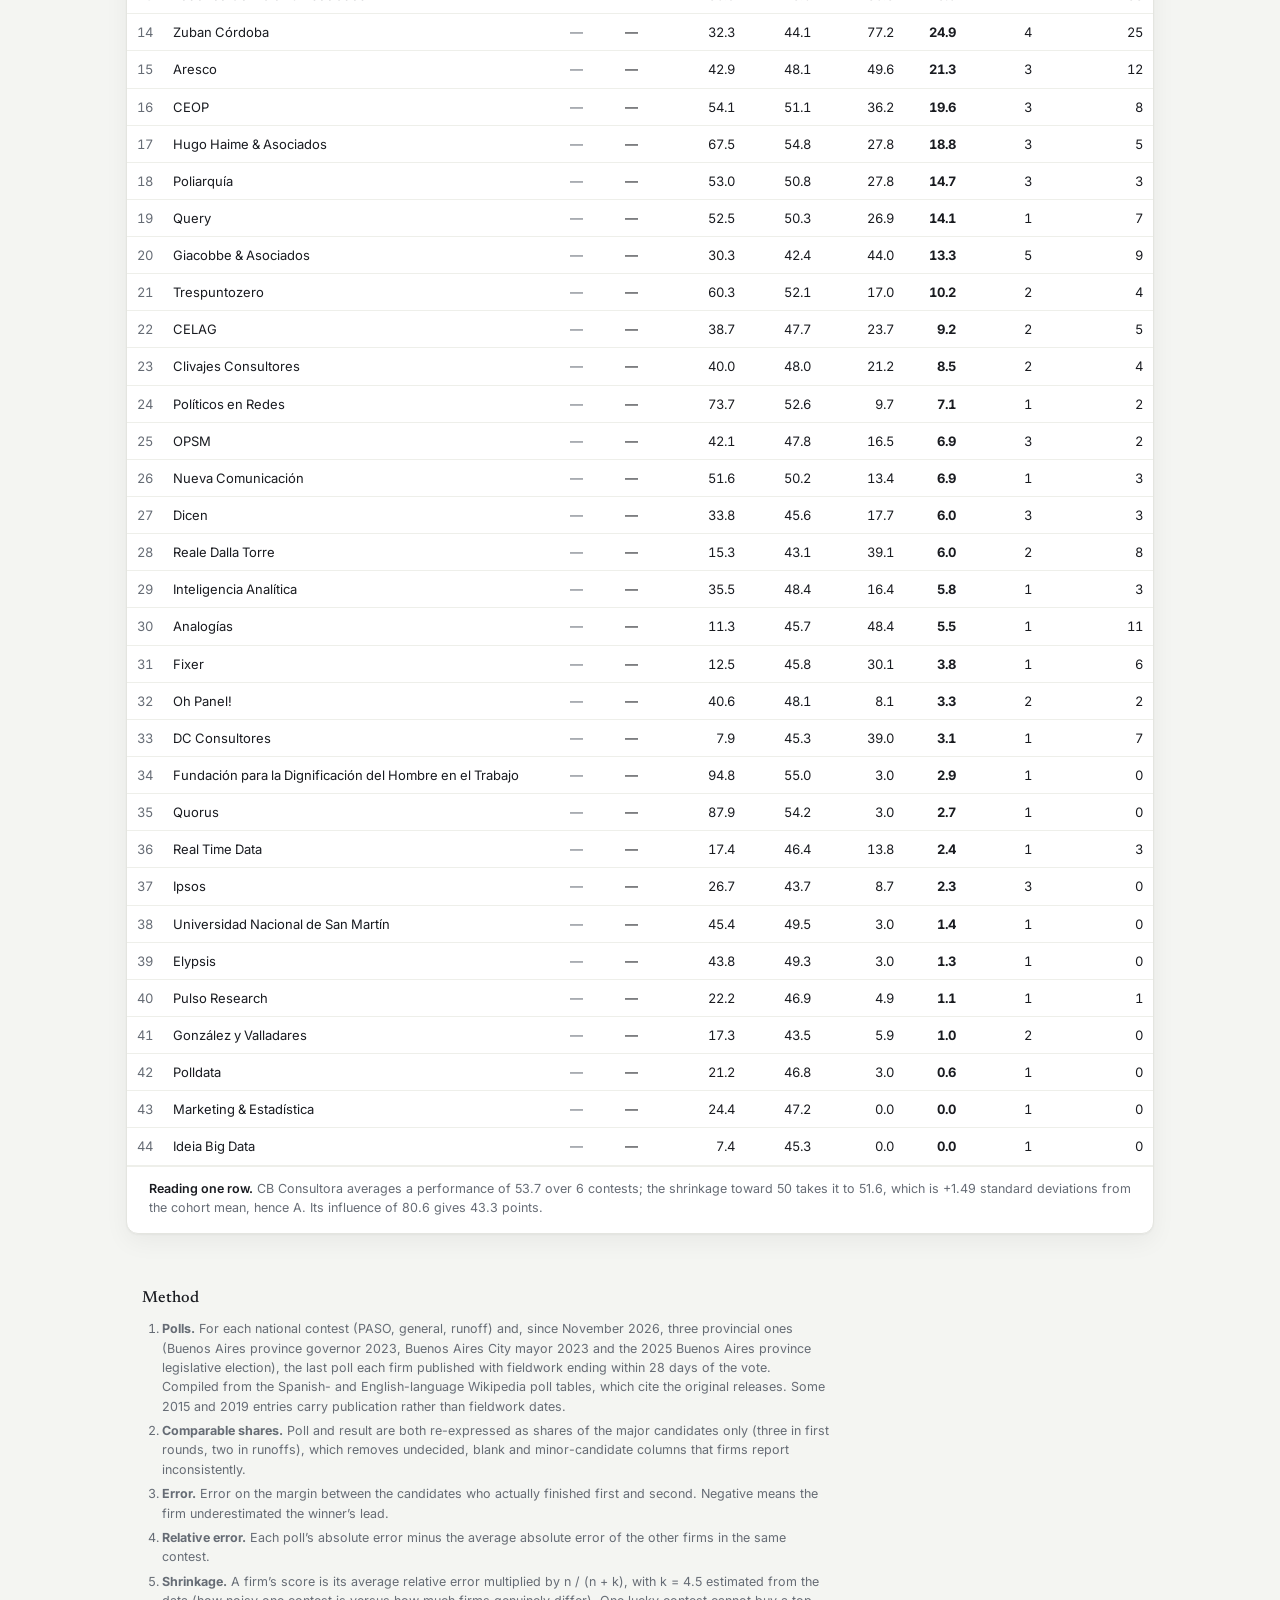
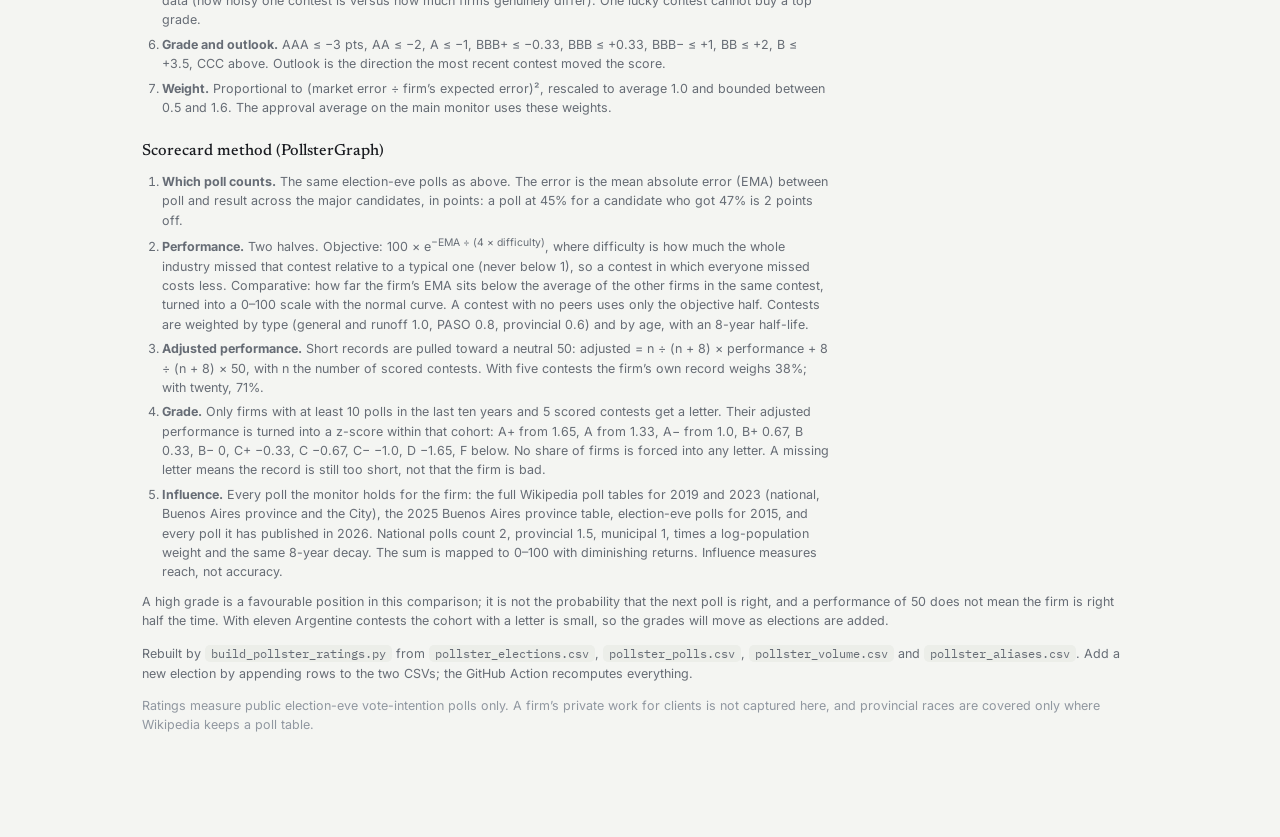
<file: pollsters.html>
<!DOCTYPE html>
<html lang="en">
<head>
<meta charset="utf-8" />
<meta name="viewport" content="width=device-width, initial-scale=1" />
<title>Pollster ratings — Argentina 2027 Monitor</title>
<link rel="preconnect" href="https://fonts.googleapis.com">
<link rel="preconnect" href="https://fonts.gstatic.com" crossorigin>
<link href="https://fonts.googleapis.com/css2?family=Newsreader:opsz,wght@6..72,400;6..72,500;6..72,600&family=Inter:wght@400;500;600;700&family=IBM+Plex+Mono:wght@400;500;600&display=swap" rel="stylesheet">
<style>
  :root{
    --paper:#F4F5F2; --panel:#FFFFFF; --ink:#191B20; --muted:#666C75;
    --line:#E4E5E0; --line-2:#EEEFEA;
    --celeste:#3F86CF; --pos:#2E7D54; --neg:#C0473E; --amber:#C2872A; --slate:#33506B;
    --shadow:0 1px 2px rgba(20,22,28,.04), 0 8px 24px rgba(20,22,28,.05);
  }
  *{box-sizing:border-box}
  body{margin:0; background:var(--paper); color:var(--ink); font-family:Inter,system-ui,sans-serif; font-size:15px; line-height:1.55; -webkit-font-smoothing:antialiased;}
  a{color:var(--slate)}
  a:focus-visible{outline:2px solid var(--celeste); outline-offset:2px; border-radius:3px}
  .mono{font-family:"IBM Plex Mono",monospace}
  header.mast{background:var(--ink); color:#F3F2EE; border-bottom:3px solid var(--celeste);}
  .mast-inner{max-width:1060px; margin:0 auto; padding:22px 24px 20px;}
  .kicker{font-family:"IBM Plex Mono",monospace; font-size:11px; letter-spacing:.18em; text-transform:uppercase; color:#9FB6CE;}
  .mast h1{font-family:Newsreader,serif; font-weight:500; font-size:30px; line-height:1.08; margin:6px 0 0; letter-spacing:-.01em;}
  .mast h1 span{color:#A9C6E6;}
  .dateline{display:flex; flex-wrap:wrap; gap:6px 18px; margin-top:12px; font-size:12.5px; color:#C7CBD2;}
  .dateline .mono{color:#EDEFF2}
  nav.tabs{position:sticky; top:0; z-index:20; background:rgba(244,245,242,.92); backdrop-filter:blur(8px); border-bottom:1px solid var(--line);}
  .tabs-inner{max-width:1060px; margin:0 auto; padding:0 16px; display:flex; gap:2px; overflow-x:auto;}
  .tabs a{flex:0 0 auto; padding:13px 14px; font-size:13px; font-weight:500; color:var(--muted); text-decoration:none; border-bottom:2px solid transparent; white-space:nowrap;}
  .tabs a.nl{margin-left:auto; color:#fff; background:var(--celeste); border-radius:999px; padding:7px 14px; margin-top:6px; margin-bottom:6px; display:inline-flex; align-items:center; gap:7px; font-weight:600}
  .tabs a.nl:hover{color:#fff; filter:brightness(1.08)}
  .tabs a:hover{color:var(--ink)}
  .tabs a.active{color:var(--ink); border-bottom-color:var(--celeste)}
  .tabs a.home{color:var(--celeste)}
  main{max-width:1060px; margin:0 auto; padding:26px 16px 40px;}
  section{margin-bottom:26px; scroll-margin-top:56px}
  .card{background:var(--panel); border:1px solid var(--line); border-radius:12px; box-shadow:var(--shadow); overflow:hidden;}
  .card-head{padding:18px 22px 14px; border-bottom:1px solid var(--line-2);}
  .eyebrow{font-family:"IBM Plex Mono",monospace; font-size:10.5px; letter-spacing:.16em; text-transform:uppercase; color:var(--celeste); font-weight:600;}
  .card h2{font-family:Newsreader,serif; font-weight:500; font-size:22px; margin:5px 0 6px; letter-spacing:-.01em;}
  .card .sub{font-size:13.5px; color:var(--muted); margin:0; max-width:78ch;}
  .legend-inline{display:flex; flex-wrap:wrap; gap:14px; padding:10px 22px 0; font-size:12.5px; color:var(--muted)}
  .swatch{display:inline-block; width:10px; height:10px; border-radius:3px; margin-right:6px; vertical-align:middle}
  .dot{display:inline-block; width:10px; height:10px; border-radius:50%; margin-right:6px; vertical-align:middle}
  .dot.hollow{background:transparent!important; border:1.5px solid #9CA1A9}
  .chart{padding:8px 10px 6px;}
  .ledger{display:flex; flex-wrap:wrap; gap:8px; align-items:center; padding:12px 22px 16px; border-top:1px solid var(--line-2);}
  .chip{font-family:"IBM Plex Mono",monospace; font-size:11px; color:var(--slate); background:#F1F4F7; border:1px solid #DFE6ED; border-radius:999px; padding:3px 10px;}
  .chip b{color:var(--ink); font-weight:600}
  /* ratings table */
  .tbl-wrap{overflow-x:auto}
  table.rt{width:100%; border-collapse:collapse; font-size:13px; min-width:760px}
  table.rt th{font-family:"IBM Plex Mono",monospace; font-size:10.5px; font-weight:600; color:var(--muted); text-align:right; padding:10px 10px; border-bottom:1px solid var(--line); white-space:nowrap; background:#FAFAF8; position:sticky; top:0}
  table.rt th:first-child, table.rt td:first-child{text-align:left}
  table.rt td:first-child{white-space:normal; min-width:180px; max-width:260px}
  table.rt td{padding:8px 10px; border-bottom:1px solid var(--line-2); text-align:right; font-variant-numeric:tabular-nums; white-space:nowrap}
  table.rt tr.spec td{background:#FCF8F2}
  #sg td:nth-child(2), #sg th:nth-child(2){text-align:left; white-space:normal; min-width:180px}
  #sg td:first-child, #sg th:first-child{min-width:0; width:28px; color:var(--muted)}
  table.rt tr.divider td{padding:6px 12px; font-family:"IBM Plex Mono",monospace; font-size:10.5px; color:var(--amber); background:#FBF4E8; border-bottom:1px solid #F0E2C8; text-align:left}
  .grade{display:inline-block; min-width:44px; text-align:center; font-family:"IBM Plex Mono",monospace; font-weight:600; font-size:12px; border-radius:6px; padding:2px 6px; color:#fff}
  .g-top{background:var(--pos)} .g-a{background:#5C9E78} .g-bbbp{background:var(--slate)} .g-bbb{background:#5E7890} .g-bbbm{background:#8A9BAB} .g-spec{background:var(--amber)} .g-junk{background:var(--neg)}
  .prov{color:var(--muted); font-size:11px; margin-left:4px}
  .ol-pos{color:var(--pos)} .ol-neg{color:var(--neg)} .ol-st{color:var(--muted)}
  .live{font-family:"IBM Plex Mono",monospace; font-size:10.5px; color:var(--celeste); font-weight:600}
  .note{padding:12px 22px 16px; font-size:12.5px; color:var(--muted); border-top:1px solid var(--line-2); max-width:none}
  .note b{color:var(--ink); font-weight:600}
  footer{max-width:1060px; margin:0 auto; padding:8px 16px 50px; color:var(--muted); font-size:12.5px}
  footer h3{font-family:Newsreader,serif; font-weight:500; color:var(--ink); font-size:16px; margin:18px 0 8px}
  footer code{font-family:"IBM Plex Mono",monospace; background:#ECEEE9; padding:1px 6px; border-radius:5px; font-size:11.5px}
  footer ol{margin:6px 0 0; padding-left:20px; max-width:86ch} footer li{margin:5px 0}
  @media (max-width:640px){ .mast h1{font-size:25px} .card-head{padding:16px 16px 12px} .legend-inline,.ledger,.note{padding-left:16px;padding-right:16px} }
  @media (prefers-reduced-motion:reduce){ *{scroll-behavior:auto!important} }
</style>
</head>
<body>

<header class="mast">
  <div class="mast-inner">
    <div class="kicker">Argentina 2027 monitor &nbsp;·&nbsp; polling industry</div>
    <h1>Pollster ratings — <span>who to believe</span></h1>
    <div class="dateline">
      <span>Updated: <span class="mono" id="upd">—</span></span>
      <span>Track record: <span class="mono" id="span">—</span></span>
      <span id="counts">—</span>
    </div>
  </div>
</header>

<nav class="tabs">
  <div class="tabs-inner">
    <a href="index.html" class="home">← Back to monitor</a>
    <a href="#misses" class="active">Industry misses</a>
    <a href="#ratings">Ratings</a>
    <a href="#table">Rating table</a>
    <a href="#scorecard">Scorecard</a>
    <a href="#method">Method</a>
    <a class="nl" href="https://lagentepide.substack.com/" target="_blank" rel="noopener"><svg width="15" height="15" viewBox="0 0 24 24" fill="none" stroke="currentColor" stroke-width="2.2" stroke-linecap="round" stroke-linejoin="round" aria-hidden="true"><rect x="3" y="5" width="18" height="14" rx="2"/><path d="m3 7 9 6 9-6"/></svg>Weekly newsletter</a>
  </div>
</nav>

<main>
  <section id="misses">
    <div class="card">
      <div class="card-head">
        <div class="eyebrow">Election-eve polls · 2015–2023</div>
        <h2>The industry misses together, and in the same direction</h2>
        <p class="sub">Each dot is one firm’s final poll before a national contest: how far its margin between the two eventual leaders was from the real one. Zero is the result. When the dots sit on one side of the line, it was not one bad pollster — the whole market got it wrong at once.</p>
      </div>
      <div class="legend-inline">
        <span><span class="dot" style="background:#8A9BAB"></span>One firm’s final poll</span>
        <span><span class="swatch" style="background:var(--ink);height:3px;width:16px"></span>Industry average</span>
        <span><span class="swatch" style="background:#F6E6E4"></span>Systemic miss (average off by ≥ <span id="syspts">5</span> pts)</span>
      </div>
      <div class="chart"><div id="chart-miss" style="height:470px"></div></div>
      <div class="ledger" id="ledger-miss"></div>
    </div>
  </section>

  <section id="ratings">
    <div class="card">
      <div class="card-head">
        <div class="eyebrow">Credit-style rating · firms with 2+ contests</div>
        <h2>Relative to its peers, how much does each firm miss?</h2>
        <p class="sub">The score is a firm’s error minus the average error of the other firms polling the same contest, so a year when everyone failed does not sink anyone by itself. Hollow dots are the raw average; filled dots are the rating after shrinking short histories toward the market. Left of zero is better than the market.</p>
      </div>
      <div class="legend-inline">
        <span><span class="dot" style="background:var(--pos)"></span>A and above</span>
        <span><span class="dot" style="background:var(--slate)"></span>BBB band (investment grade)</span>
        <span><span class="dot" style="background:var(--amber)"></span>BB and below (speculative)</span>
        <span><span class="dot hollow"></span>Raw average before shrinkage</span>
        <span><b style="color:var(--celeste)">●</b> Name in blue = publishing in 2026</span>
      </div>
      <div class="chart"><div id="chart-rate" style="height:640px"></div></div>
      <div class="ledger" id="ledger-rate"></div>
    </div>
  </section>

  <section id="table">
    <div class="card">
      <div class="card-head">
        <div class="eyebrow">All rated firms</div>
        <h2>Rating table</h2>
        <p class="sub">Weight is what the monitor’s averages use: rated firms average 1.0, and firms with no election-eve track record are left at 1.0. House lean is the firm’s tilt toward (+) or against (−) the Peronist candidate after removing the industry-wide miss. A grade marked “prov.” rests on a single contest.</p>
      </div>
      <div class="tbl-wrap"><table class="rt" id="rt"></table></div>
      <div class="note" id="unrated"></div>
    </div>
  </section>

  <section id="scorecard">
    <div class="card">
      <div class="card-head">
        <div class="eyebrow">Second view · PollsterGraph method</div>
        <h2>Scorecard: performance, influence, points and grade</h2>
        <p class="sub">An independent evaluation built the way PollsterGraph builds its global ranking. Each column answers a different question. <b>Performance</b>: how close the firm came in the contests we can score (0–100). <b>Influence</b>: how much polling it has published and how broad its reach is (0–100). <b>Points</b>: the two combined, performance × influence ÷ 100. <b>Grade</b>: where its performance, adjusted for the size of its record, sits against the other firms with enough history. The table is ordered by grade and, within a grade, by points, so no single column explains a firm’s position.</p>
      </div>
      <div class="legend-inline" id="sg-legend"></div>
      <div class="tbl-wrap"><table class="rt" id="sg"></table></div>
      <div class="note" id="sg-note"></div>
    </div>
  </section>

  <footer id="method">
    <h3>Method</h3>
    <ol>
      <li><b>Polls.</b> For each national contest (PASO, general, runoff) and, since November 2026, three provincial ones (Buenos Aires province governor 2023, Buenos Aires City mayor 2023 and the 2025 Buenos Aires province legislative election), the last poll each firm published with fieldwork ending within <span id="m-win">28</span> days of the vote. Compiled from the Spanish- and English-language Wikipedia poll tables, which cite the original releases. Some 2015 and 2019 entries carry publication rather than fieldwork dates.</li>
      <li><b>Comparable shares.</b> Poll and result are both re-expressed as shares of the major candidates only (three in first rounds, two in runoffs), which removes undecided, blank and minor-candidate columns that firms report inconsistently.</li>
      <li><b>Error.</b> Error on the margin between the candidates who actually finished first and second. Negative means the firm underestimated the winner’s lead.</li>
      <li><b>Relative error.</b> Each poll’s absolute error minus the average absolute error of the other firms in the same contest.</li>
      <li><b>Shrinkage.</b> A firm’s score is its average relative error multiplied by n / (n + k), with k = <span id="m-k">—</span> estimated from the data (how noisy one contest is versus how much firms genuinely differ). One lucky contest cannot buy a top grade.</li>
      <li><b>Grade and outlook.</b> AAA ≤ −3 pts, AA ≤ −2, A ≤ −1, BBB+ ≤ −0.33, BBB ≤ +0.33, BBB− ≤ +1, BB ≤ +2, B ≤ +3.5, CCC above. Outlook is the direction the most recent contest moved the score.</li>
      <li><b>Weight.</b> Proportional to (market error ÷ firm’s expected error)², rescaled to average 1.0 and bounded between 0.5 and 1.6. The approval average on the main monitor uses these weights.</li>
    </ol>
    <h3 style="margin-top:22px">Scorecard method (PollsterGraph)</h3>
    <ol>
      <li><b>Which poll counts.</b> The same election-eve polls as above. The error is the mean absolute error (EMA) between poll and result across the major candidates, in points: a poll at 45% for a candidate who got 47% is 2 points off.</li>
      <li><b>Performance.</b> Two halves. Objective: 100 × e<sup>−EMA ÷ (<span id="sg-scale">4</span> × difficulty)</sup>, where difficulty is how much the whole industry missed that contest relative to a typical one (never below 1), so a contest in which everyone missed costs less. Comparative: how far the firm’s EMA sits below the average of the other firms in the same contest, turned into a 0–100 scale with the normal curve. A contest with no peers uses only the objective half. Contests are weighted by type (general and runoff 1.0, PASO 0.8, provincial 0.6) and by age, with an <span id="sg-hl">8</span>-year half-life.</li>
      <li><b>Adjusted performance.</b> Short records are pulled toward a neutral 50: adjusted = n ÷ (n + 8) × performance + 8 ÷ (n + 8) × 50, with n the number of scored contests. With five contests the firm’s own record weighs 38%; with twenty, 71%.</li>
      <li><b>Grade.</b> Only firms with at least <span id="sg-mp">10</span> polls in the last ten years and <span id="sg-mc">5</span> scored contests get a letter. Their adjusted performance is turned into a z-score within that cohort: A+ from 1.65, A from 1.33, A− from 1.0, B+ 0.67, B 0.33, B− 0, C+ −0.33, C −0.67, C− −1.0, D −1.65, F below. No share of firms is forced into any letter. A missing letter means the record is still too short, not that the firm is bad.</li>
      <li><b>Influence.</b> Every poll the monitor holds for the firm: the full Wikipedia poll tables for 2019 and 2023 (national, Buenos Aires province and the City), the 2025 Buenos Aires province table, election-eve polls for 2015, and every poll it has published in 2026. National polls count 2, provincial 1.5, municipal 1, times a log-population weight and the same 8-year decay. The sum is mapped to 0–100 with diminishing returns. Influence measures reach, not accuracy.</li>
    </ol>
    <p style="margin-top:10px">A high grade is a favourable position in this comparison; it is not the probability that the next poll is right, and a performance of 50 does not mean the firm is right half the time. With eleven Argentine contests the cohort with a letter is small, so the grades will move as elections are added.</p>
    <p style="margin-top:14px">Rebuilt by <code>build_pollster_ratings.py</code> from <code>pollster_elections.csv</code>, <code>pollster_polls.csv</code>, <code>pollster_volume.csv</code> and <code>pollster_aliases.csv</code>. Add a new election by appending rows to the two CSVs; the GitHub Action recomputes everything.</p>
    <p style="margin-top:10px;color:#9097A0">Ratings measure public election-eve vote-intention polls only. A firm’s private work for clients is not captured here, and provincial races are covered only where Wikipedia keeps a poll table.</p>
  </footer>
</main>

<script id="ratingsdata" type="application/json">
/* RATINGS_START */
{"updated":"2026-11-23T21:13:36+00:00","method":{"window_days":28,"min_polls_per_race":3,"systemic_pts":5.0,"grades":[[-3.0,"AAA"],[-2.0,"AA"],[-1.0,"A"],[-0.33,"BBB+"],[0.33,"BBB"],[1.0,"BBB-"],[2.0,"BB"],[3.5,"B"],[null,"CCC"]],"weight_bounds":[0.5,1.6],"outlook_pts":0.5,"k":4.54,"market_median_abs_err":10.99,"sigma2":10.88,"tau2":2.4,"metric":"error on the margin between the actual top two, shares of the K major candidates"},"races":[{"id":"2015-paso","label":"PASO 2015","date":"2015-08-09","kind":"paso","winner":"Scioli","runner_up":"Macri","actual_margin":18.3,"n_polls":8,"mean_signed_err":-3.95,"mean_abs_err":3.95,"median_abs_err":4.34,"systemic":false,"polls":[{"firm":"Poliarquía","firm_as_published":"Poliarquía","end_date":"2015-08-02","date_approx":true,"days_before":7,"poll_margin":17.05,"err":-1.25,"abs_err":1.25,"plus_minus":-3.08,"mae_shares":0.96,"peronist_lean":0.1,"house_lean":2.03},{"firm":"CEOP","firm_as_published":"CEOP","end_date":"2015-08-05","date_approx":true,"days_before":4,"poll_margin":16.67,"err":-1.63,"abs_err":1.63,"plus_minus":-2.65,"mae_shares":0.8,"peronist_lean":-0.43,"house_lean":1.42},{"firm":"Raúl Aragón & Asociados","firm_as_published":"Raúl Aragón","end_date":"2015-07-22","date_approx":true,"days_before":18,"poll_margin":16.04,"err":-2.26,"abs_err":2.26,"plus_minus":-1.93,"mae_shares":1.07,"peronist_lean":-0.66,"house_lean":1.17},{"firm":"Hugo Haime & Asociados","firm_as_published":"Hugo Jaime & Asociados","end_date":"2015-08-05","date_approx":true,"days_before":4,"poll_margin":14.81,"err":-3.49,"abs_err":3.49,"plus_minus":-0.53,"mae_shares":1.29,"peronist_lean":-1.93,"house_lean":-0.29},{"firm":"OPSM","firm_as_published":"OPSM","end_date":"2015-08-05","date_approx":true,"days_before":4,"poll_margin":13.11,"err":-5.19,"abs_err":5.19,"plus_minus":1.41,"mae_shares":1.89,"peronist_lean":-2.35,"house_lean":-0.77},{"firm":"Query","firm_as_published":"Query","end_date":"2015-08-05","date_approx":true,"days_before":4,"poll_margin":13.05,"err":-5.25,"abs_err":5.25,"plus_minus":1.48,"mae_shares":1.84,"peronist_lean":-2.49,"house_lean":-0.93},{"firm":"Management & Fit","firm_as_published":"Management & Fit","end_date":"2015-08-05","date_approx":true,"days_before":4,"poll_margin":12.12,"err":-6.18,"abs_err":6.18,"plus_minus":2.55,"mae_shares":2.9,"peronist_lean":-1.83,"house_lean":-0.18},{"firm":"Ipsos","firm_as_published":"IPSOS","end_date":"2015-08-05","date_approx":true,"days_before":4,"poll_margin":11.94,"err":-6.36,"abs_err":6.36,"plus_minus":2.75,"mae_shares":2.55,"peronist_lean":-3.82,"house_lean":-2.45}]},{"id":"2015-general","label":"General 2015","date":"2015-10-25","kind":"general","winner":"Scioli","runner_up":"Macri","actual_margin":3.16,"n_polls":12,"mean_signed_err":9.73,"mean_abs_err":9.73,"median_abs_err":9.45,"systemic":true,"polls":[{"firm":"Management & Fit","firm_as_published":"Management & Fit","end_date":"2015-10-17","date_approx":true,"days_before":8,"poll_margin":10.28,"err":7.12,"abs_err":7.12,"plus_minus":-2.85,"mae_shares":2.58,"peronist_lean":3.24,"house_lean":-1.05},{"firm":"OPSM","firm_as_published":"OPSM","end_date":"2015-10-09","date_approx":true,"days_before":16,"poll_margin":10.95,"err":7.78,"abs_err":7.78,"plus_minus":-2.13,"mae_shares":2.69,"peronist_lean":3.75,"house_lean":-0.49},{"firm":"González y Valladares","firm_as_published":"González y Valladares","end_date":"2015-10-06","date_approx":true,"days_before":19,"poll_margin":11.61,"err":8.45,"abs_err":8.45,"plus_minus":-1.4,"mae_shares":5.19,"peronist_lean":0.66,"house_lean":-3.87},{"firm":"Ricardo Rouvier & Asociados","firm_as_published":"Ricardo Rouvier y Asociados","end_date":"2015-10-21","date_approx":true,"days_before":4,"poll_margin":11.99,"err":8.83,"abs_err":8.83,"plus_minus":-0.99,"mae_shares":3.17,"peronist_lean":4.08,"house_lean":-0.13},{"firm":"Aresco","firm_as_published":"Aurelio","end_date":"2015-10-05","date_approx":true,"days_before":20,"poll_margin":12.09,"err":8.92,"abs_err":8.92,"plus_minus":-0.88,"mae_shares":3.35,"peronist_lean":5.02,"house_lean":0.89},{"firm":"Raúl Aragón & Asociados","firm_as_published":"Raúl G. Aragón & Asociados","end_date":"2015-10-17","date_approx":true,"days_before":8,"poll_margin":12.21,"err":9.04,"abs_err":9.04,"plus_minus":-0.75,"mae_shares":3.75,"peronist_lean":3.41,"house_lean":-0.86},{"firm":"Giacobbe & Asociados","firm_as_published":"Giacobbe y asociados","end_date":"2015-10-17","date_approx":true,"days_before":8,"poll_margin":13.02,"err":9.86,"abs_err":9.86,"plus_minus":0.14,"mae_shares":3.46,"peronist_lean":5.2,"house_lean":1.09},{"firm":"Poliarquía","firm_as_published":"Poliarquía","end_date":"2015-10-07","date_approx":true,"days_before":18,"poll_margin":13.07,"err":9.91,"abs_err":9.91,"plus_minus":0.19,"mae_shares":3.64,"peronist_lean":4.45,"house_lean":0.27},{"firm":"CEOP","firm_as_published":"CEOP","end_date":"2015-10-18","date_approx":true,"days_before":7,"poll_margin":13.77,"err":10.6,"abs_err":10.6,"plus_minus":0.95,"mae_shares":3.88,"peronist_lean":4.79,"house_lean":0.64},{"firm":"Circuitos Consultora","firm_as_published":"Circuitos","end_date":"2015-10-17","date_approx":true,"days_before":8,"poll_margin":14.15,"err":10.99,"abs_err":10.99,"plus_minus":1.37,"mae_shares":3.78,"peronist_lean":5.33,"house_lean":1.23},{"firm":"Ipsos","firm_as_published":"Ipsos-Mora y Araujo","end_date":"2015-10-15","date_approx":true,"days_before":10,"poll_margin":14.82,"err":11.66,"abs_err":11.66,"plus_minus":2.1,"mae_shares":4.39,"peronist_lean":5.08,"house_lean":0.96},{"firm":"Dicen","firm_as_published":"Consultora Dicen","end_date":"2015-10-15","date_approx":true,"days_before":10,"poll_margin":16.78,"err":13.61,"abs_err":13.61,"plus_minus":4.24,"mae_shares":5.47,"peronist_lean":5.41,"house_lean":1.32}]},{"id":"2015-ballotage","label":"Runoff 2015","date":"2015-11-22","kind":"ballotage","winner":"Macri","runner_up":"Scioli","actual_margin":2.68,"n_polls":12,"mean_signed_err":4.3,"mean_abs_err":5.67,"median_abs_err":6.04,"systemic":false,"polls":[{"firm":"Fundación para la Dignificación del Hombre en el Trabajo","firm_as_published":"Fundación para la Dignificación del Hombre en el Trabajo","end_date":"2015-11-12","date_approx":true,"days_before":10,"poll_margin":2.07,"err":-0.61,"abs_err":0.61,"plus_minus":-5.53,"mae_shares":0.3,"peronist_lean":0.3,"house_lean":2.67},{"firm":"Quorus","firm_as_published":"Quorus","end_date":"2015-11-18","date_approx":true,"days_before":4,"poll_margin":1.12,"err":-1.56,"abs_err":1.56,"plus_minus":-4.48,"mae_shares":0.78,"peronist_lean":0.78,"house_lean":3.2},{"firm":"Hugo Haime & Asociados","firm_as_published":"Hugo Haime y Asociados","end_date":"2015-11-07","date_approx":true,"days_before":15,"poll_margin":4.49,"err":1.81,"abs_err":1.81,"plus_minus":-4.21,"mae_shares":0.91,"peronist_lean":-0.91,"house_lean":1.36},{"firm":"Giacobbe & Asociados","firm_as_published":"Giacobbe & Asociados","end_date":"2015-11-13","date_approx":true,"days_before":9,"poll_margin":7.57,"err":4.89,"abs_err":4.89,"plus_minus":-0.85,"mae_shares":2.45,"peronist_lean":-2.45,"house_lean":-0.33},{"firm":"Raúl Aragón & Asociados","firm_as_published":"Raúl Aragón y asoc.","end_date":"2015-11-10","date_approx":true,"days_before":12,"poll_margin":8.0,"err":5.32,"abs_err":5.32,"plus_minus":-0.38,"mae_shares":2.66,"peronist_lean":-2.66,"house_lean":-0.56},{"firm":"Management & Fit","firm_as_published":"Management & Fit","end_date":"2015-11-13","date_approx":true,"days_before":9,"poll_margin":8.67,"err":5.99,"abs_err":5.99,"plus_minus":0.35,"mae_shares":3.0,"peronist_lean":-3.0,"house_lean":-0.92},{"firm":"Universidad Nacional de San Martín","firm_as_published":"Universidad Nacional de San Martín","end_date":"2015-11-13","date_approx":true,"days_before":9,"poll_margin":-3.41,"err":-6.09,"abs_err":6.09,"plus_minus":0.45,"mae_shares":3.04,"peronist_lean":3.04,"house_lean":5.66},{"firm":"Elypsis","firm_as_published":"Elypsis","end_date":"2015-11-18","date_approx":true,"days_before":4,"poll_margin":8.92,"err":6.24,"abs_err":6.24,"plus_minus":0.62,"mae_shares":3.12,"peronist_lean":-3.12,"house_lean":-1.06},{"firm":"Poliarquía","firm_as_published":"Poliarquía","end_date":"2015-11-11","date_approx":true,"days_before":11,"poll_margin":9.56,"err":6.88,"abs_err":6.88,"plus_minus":1.32,"mae_shares":3.44,"peronist_lean":-3.44,"house_lean":-1.41},{"firm":"Polldata","firm_as_published":"Polldata","end_date":"2015-10-31","date_approx":true,"days_before":22,"poll_margin":11.78,"err":9.1,"abs_err":9.1,"plus_minus":3.74,"mae_shares":4.55,"peronist_lean":-4.55,"house_lean":-2.62},{"firm":"Ipsos","firm_as_published":"Ipsos","end_date":"2015-11-08","date_approx":true,"days_before":14,"poll_margin":12.4,"err":9.72,"abs_err":9.72,"plus_minus":4.42,"mae_shares":4.86,"peronist_lean":-4.86,"house_lean":-2.96},{"firm":"González y Valladares","firm_as_published":"González y Valladares","end_date":"2015-11-19","date_approx":true,"days_before":3,"poll_margin":12.54,"err":9.86,"abs_err":9.86,"plus_minus":4.57,"mae_shares":4.93,"peronist_lean":-4.93,"house_lean":-3.03}]},{"id":"2019-paso","label":"PASO 2019","date":"2019-08-11","kind":"paso","winner":"Fernández","runner_up":"Macri","actual_margin":18.23,"n_polls":20,"mean_signed_err":-13.52,"mean_abs_err":13.52,"median_abs_err":12.88,"systemic":true,"polls":[{"firm":"CELAG","firm_as_published":"CELAG","end_date":"2019-08-02","date_approx":true,"days_before":9,"poll_margin":10.65,"err":-7.58,"abs_err":7.58,"plus_minus":-6.25,"mae_shares":2.79,"peronist_lean":-4.18,"house_lean":2.8},{"firm":"Federico González & Asociados","firm_as_published":"Federico González & Asociados","end_date":"2019-08-02","date_approx":false,"days_before":9,"poll_margin":8.92,"err":-9.32,"abs_err":9.32,"plus_minus":-4.42,"mae_shares":3.63,"peronist_lean":-3.87,"house_lean":3.12},{"firm":"Trespuntozero","firm_as_published":"Trespuntocero","end_date":"2019-08-02","date_approx":true,"days_before":9,"poll_margin":8.83,"err":-9.41,"abs_err":9.41,"plus_minus":-4.33,"mae_shares":3.72,"peronist_lean":-3.83,"house_lean":3.16},{"firm":"Consultora Tendencias","firm_as_published":"Tendencias","end_date":"2019-07-23","date_approx":false,"days_before":19,"poll_margin":7.41,"err":-10.83,"abs_err":10.83,"plus_minus":-2.83,"mae_shares":3.68,"peronist_lean":-5.3,"house_lean":1.62},{"firm":"Oh Panel!","firm_as_published":"Oh Panel!","end_date":"2019-08-01","date_approx":false,"days_before":10,"poll_margin":7.06,"err":-11.18,"abs_err":11.18,"plus_minus":-2.46,"mae_shares":4.16,"peronist_lean":-6.24,"house_lean":0.63},{"firm":"ESPOP (UdeSA)","firm_as_published":"Universidad de San Andrés","end_date":"2019-07-18","date_approx":false,"days_before":24,"poll_margin":6.78,"err":-11.46,"abs_err":11.46,"plus_minus":-2.17,"mae_shares":4.09,"peronist_lean":-5.32,"house_lean":1.6},{"firm":"Raúl Aragón & Asociados","firm_as_published":"Raúl Aragón & Asociados","end_date":"2019-08-02","date_approx":true,"days_before":9,"poll_margin":6.4,"err":-11.84,"abs_err":11.84,"plus_minus":-1.77,"mae_shares":4.07,"peronist_lean":-6.1,"house_lean":0.78},{"firm":"Dicen","firm_as_published":"Dicen","end_date":"2019-08-01","date_approx":false,"days_before":10,"poll_margin":6.19,"err":-12.04,"abs_err":12.04,"plus_minus":-1.55,"mae_shares":4.17,"peronist_lean":-6.26,"house_lean":0.61},{"firm":"Ricardo Rouvier & Asociados","firm_as_published":"Ricardo Rouvier & Asociados","end_date":"2019-08-02","date_approx":true,"days_before":9,"poll_margin":6.06,"err":-12.17,"abs_err":12.17,"plus_minus":-1.41,"mae_shares":4.8,"peronist_lean":-7.2,"house_lean":-0.38},{"firm":"Circuitos Consultora","firm_as_published":"Circuitos","end_date":"2019-07-29","date_approx":false,"days_before":13,"poll_margin":5.83,"err":-12.4,"abs_err":12.4,"plus_minus":-1.17,"mae_shares":4.89,"peronist_lean":-7.33,"house_lean":-0.52},{"firm":"Zuban Córdoba","firm_as_published":"Gustavo Córdoba y Asociados","end_date":"2019-08-02","date_approx":true,"days_before":9,"poll_margin":4.88,"err":-13.35,"abs_err":13.35,"plus_minus":-0.17,"mae_shares":6.0,"peronist_lean":-9.0,"house_lean":-2.27},{"firm":"Marketing & Estadística","firm_as_published":"Marketing & Estadística","end_date":"2019-07-29","date_approx":false,"days_before":13,"poll_margin":4.88,"err":-13.36,"abs_err":13.36,"plus_minus":-0.17,"mae_shares":5.92,"peronist_lean":-4.47,"house_lean":2.49},{"firm":"Opina Argentina","firm_as_published":"Opina Argentina","end_date":"2019-08-02","date_approx":true,"days_before":9,"poll_margin":4.88,"err":-13.36,"abs_err":13.36,"plus_minus":-0.17,"mae_shares":4.61,"peronist_lean":-6.91,"house_lean":-0.08},{"firm":"Management & Fit","firm_as_published":"Management & Fit","end_date":"2019-08-02","date_approx":true,"days_before":9,"poll_margin":2.13,"err":-16.1,"abs_err":16.1,"plus_minus":2.72,"mae_shares":6.2,"peronist_lean":-9.3,"house_lean":-2.6},{"firm":"Reale Dalla Torre","firm_as_published":"Reale Dallatorre","end_date":"2019-07-28","date_approx":false,"days_before":14,"poll_margin":2.06,"err":-16.17,"abs_err":16.17,"plus_minus":2.8,"mae_shares":5.93,"peronist_lean":-8.9,"house_lean":-2.17},{"firm":"Giacobbe & Asociados","firm_as_published":"Giacobbe & Asociados","end_date":"2019-07-28","date_approx":false,"days_before":14,"poll_margin":1.82,"err":-16.41,"abs_err":16.41,"plus_minus":3.05,"mae_shares":6.99,"peronist_lean":-5.93,"house_lean":0.96},{"firm":"Opinaia","firm_as_published":"Opinaia","end_date":"2019-08-01","date_approx":false,"days_before":10,"poll_margin":1.45,"err":-16.78,"abs_err":16.78,"plus_minus":3.44,"mae_shares":5.93,"peronist_lean":-8.9,"house_lean":-2.17},{"firm":"Real Time Data","firm_as_published":"Real Time Data","end_date":"2019-07-31","date_approx":false,"days_before":11,"poll_margin":1.15,"err":-17.09,"abs_err":17.09,"plus_minus":3.76,"mae_shares":6.43,"peronist_lean":-9.65,"house_lean":-2.96},{"firm":"CIGP","firm_as_published":"CIGP","end_date":"2019-07-31","date_approx":false,"days_before":11,"poll_margin":0.6,"err":-17.63,"abs_err":17.63,"plus_minus":4.33,"mae_shares":6.31,"peronist_lean":-8.18,"house_lean":-1.41},{"firm":"Ideia Big Data","firm_as_published":"Ideia Big Data","end_date":"2019-08-02","date_approx":true,"days_before":9,"poll_margin":-3.61,"err":-21.85,"abs_err":21.85,"plus_minus":8.77,"mae_shares":7.97,"peronist_lean":-9.9,"house_lean":-3.22}]},{"id":"2019-general","label":"General 2019","date":"2019-10-27","kind":"general","winner":"Fernández","runner_up":"Macri","actual_margin":8.41,"n_polls":12,"mean_signed_err":11.45,"mean_abs_err":11.45,"median_abs_err":11.72,"systemic":true,"polls":[{"firm":"AtlasIntel","firm_as_published":"AtlasIntel","end_date":"2019-10-18","date_approx":false,"days_before":9,"poll_margin":10.33,"err":1.92,"abs_err":1.92,"plus_minus":-10.39,"mae_shares":0.81,"peronist_lean":0.71,"house_lean":-4.52},{"firm":"CIGP","firm_as_published":"CIGP","end_date":"2019-10-15","date_approx":false,"days_before":12,"poll_margin":17.35,"err":8.94,"abs_err":8.94,"plus_minus":-2.74,"mae_shares":3.46,"peronist_lean":3.74,"house_lean":-1.21},{"firm":"Trespuntozero","firm_as_published":"Trespuntozero","end_date":"2019-10-16","date_approx":false,"days_before":11,"poll_margin":18.85,"err":10.44,"abs_err":10.44,"plus_minus":-1.1,"mae_shares":3.66,"peronist_lean":4.95,"house_lean":0.11},{"firm":"Ricardo Rouvier & Asociados","firm_as_published":"Ricardo Rouvier","end_date":"2019-10-16","date_approx":false,"days_before":11,"poll_margin":19.11,"err":10.7,"abs_err":10.7,"plus_minus":-0.81,"mae_shares":4.09,"peronist_lean":4.56,"house_lean":-0.32},{"firm":"Dicen","firm_as_published":"Dicen","end_date":"2019-10-15","date_approx":false,"days_before":12,"poll_margin":19.64,"err":11.23,"abs_err":11.23,"plus_minus":-0.23,"mae_shares":5.12,"peronist_lean":3.56,"house_lean":-1.41},{"firm":"Oh Panel!","firm_as_published":"Oh Panel!","end_date":"2019-10-16","date_approx":false,"days_before":11,"poll_margin":20.0,"err":11.59,"abs_err":11.59,"plus_minus":0.16,"mae_shares":5.21,"peronist_lean":3.78,"house_lean":-1.17},{"firm":"Zuban Córdoba","firm_as_published":"Gustavo Córdoba","end_date":"2019-10-09","date_approx":false,"days_before":18,"poll_margin":20.26,"err":11.85,"abs_err":11.85,"plus_minus":0.44,"mae_shares":5.15,"peronist_lean":4.13,"house_lean":-0.78},{"firm":"Opinaia","firm_as_published":"Opinaia","end_date":"2019-09-30","date_approx":false,"days_before":27,"poll_margin":21.18,"err":12.77,"abs_err":12.77,"plus_minus":1.44,"mae_shares":4.84,"peronist_lean":5.51,"house_lean":0.72},{"firm":"Clivajes Consultores","firm_as_published":"Clivajes","end_date":"2019-10-06","date_approx":false,"days_before":21,"poll_margin":21.56,"err":13.15,"abs_err":13.15,"plus_minus":1.86,"mae_shares":5.09,"peronist_lean":5.51,"house_lean":0.72},{"firm":"Proyección Consultores","firm_as_published":"Proyección","end_date":"2019-10-16","date_approx":false,"days_before":11,"poll_margin":21.68,"err":13.27,"abs_err":13.27,"plus_minus":1.99,"mae_shares":4.71,"peronist_lean":6.21,"house_lean":1.49},{"firm":"Federico González & Asociados","firm_as_published":"Federico González & Asociados","end_date":"2019-10-17","date_approx":false,"days_before":10,"poll_margin":24.01,"err":15.6,"abs_err":15.6,"plus_minus":4.54,"mae_shares":5.96,"peronist_lean":6.67,"house_lean":1.99},{"firm":"CB Consultora","firm_as_published":"CB Consultora","end_date":"2019-10-02","date_approx":false,"days_before":25,"poll_margin":24.29,"err":15.88,"abs_err":15.88,"plus_minus":4.84,"mae_shares":5.9,"peronist_lean":8.86,"house_lean":4.37}]},{"id":"2023-paso","label":"PASO 2023","date":"2023-08-13","kind":"paso","winner":"La Libertad Avanza","runner_up":"Juntos por el Cambio","actual_margin":2.07,"n_polls":16,"mean_signed_err":-18.88,"mean_abs_err":18.88,"median_abs_err":16.88,"systemic":true,"polls":[{"firm":"Políticos en Redes","firm_as_published":"Políticos en Redes","end_date":"2023-07-25","date_approx":false,"days_before":19,"poll_margin":-10.33,"err":-12.4,"abs_err":12.4,"plus_minus":-6.91,"mae_shares":4.17,"peronist_lean":-0.13,"house_lean":-4.42},{"firm":"Opinaia","firm_as_published":"Opinaia","end_date":"2023-07-18","date_approx":false,"days_before":26,"poll_margin":-10.81,"err":-12.88,"abs_err":12.88,"plus_minus":-6.4,"mae_shares":5.0,"peronist_lean":-2.14,"house_lean":-6.56},{"firm":"Hugo Haime & Asociados","firm_as_published":"Hugo Haime Consultora","end_date":"2023-07-29","date_approx":false,"days_before":15,"poll_margin":-12.12,"err":-14.19,"abs_err":14.19,"plus_minus":-5.0,"mae_shares":6.47,"peronist_lean":5.2,"house_lean":1.27},{"firm":"ESPOP (UdeSA)","firm_as_published":"UdeSA","end_date":"2023-07-21","date_approx":false,"days_before":23,"poll_margin":-12.94,"err":-15.0,"abs_err":15.0,"plus_minus":-4.13,"mae_shares":5.82,"peronist_lean":2.46,"house_lean":-1.65},{"firm":"Nueva Comunicación","firm_as_published":"Nueva Comunicación","end_date":"2023-07-21","date_approx":false,"days_before":23,"poll_margin":-13.16,"err":-15.23,"abs_err":15.23,"plus_minus":-3.89,"mae_shares":6.73,"peronist_lean":4.98,"house_lean":1.03},{"firm":"AtlasIntel","firm_as_published":"Atlas Intel","end_date":"2023-08-04","date_approx":false,"days_before":9,"poll_margin":-13.29,"err":-15.36,"abs_err":15.36,"plus_minus":-3.75,"mae_shares":6.79,"peronist_lean":5.02,"house_lean":1.08},{"firm":"CEOP","firm_as_published":"CEOP","end_date":"2023-07-23","date_approx":false,"days_before":21,"poll_margin":-14.38,"err":-16.45,"abs_err":16.45,"plus_minus":-2.59,"mae_shares":7.06,"peronist_lean":4.72,"house_lean":0.76},{"firm":"Opina Argentina","firm_as_published":"Opina Argentina","end_date":"2023-08-02","date_approx":false,"days_before":11,"poll_margin":-14.46,"err":-16.53,"abs_err":16.53,"plus_minus":-2.51,"mae_shares":7.34,"peronist_lean":5.48,"house_lean":1.57},{"firm":"CB Consultora","firm_as_published":"CB Consultora","end_date":"2023-07-29","date_approx":false,"days_before":15,"poll_margin":-15.17,"err":-17.24,"abs_err":17.24,"plus_minus":-1.74,"mae_shares":7.23,"peronist_lean":4.46,"house_lean":0.47},{"firm":"Proyección Consultores","firm_as_published":"Proyección Consultores","end_date":"2023-07-31","date_approx":false,"days_before":13,"poll_margin":-17.99,"err":-20.06,"abs_err":20.06,"plus_minus":1.26,"mae_shares":8.33,"peronist_lean":4.94,"house_lean":0.99},{"firm":"Federico González & Asociados","firm_as_published":"Federico González & Asociados","end_date":"2023-08-03","date_approx":false,"days_before":10,"poll_margin":-19.65,"err":-21.72,"abs_err":21.72,"plus_minus":3.03,"mae_shares":8.28,"peronist_lean":3.14,"house_lean":-0.94},{"firm":"Management & Fit","firm_as_published":"Management & Fit","end_date":"2023-07-27","date_approx":false,"days_before":17,"poll_margin":-21.22,"err":-23.29,"abs_err":23.29,"plus_minus":4.71,"mae_shares":9.81,"peronist_lean":6.14,"house_lean":2.27},{"firm":"Giacobbe & Asociados","firm_as_published":"Giacobbe & Asociados","end_date":"2023-07-31","date_approx":false,"days_before":13,"poll_margin":-21.57,"err":-23.64,"abs_err":23.64,"plus_minus":5.08,"mae_shares":9.32,"peronist_lean":4.31,"house_lean":0.32},{"firm":"OPSM","firm_as_published":"Opinión Pública Servicios y Mercados","end_date":"2023-08-01","date_approx":false,"days_before":12,"poll_margin":-21.81,"err":-23.88,"abs_err":23.88,"plus_minus":5.33,"mae_shares":9.34,"peronist_lean":4.16,"house_lean":0.16},{"firm":"Circuitos Consultora","firm_as_published":"Circuitos","end_date":"2023-07-27","date_approx":false,"days_before":17,"poll_margin":-22.18,"err":-24.25,"abs_err":24.25,"plus_minus":5.73,"mae_shares":9.76,"peronist_lean":5.02,"house_lean":1.08},{"firm":"CIGP","firm_as_published":"CIGP","end_date":"2023-07-29","date_approx":false,"days_before":15,"poll_margin":-27.85,"err":-29.92,"abs_err":29.92,"plus_minus":11.78,"mae_shares":12.11,"peronist_lean":6.42,"house_lean":2.57}]},{"id":"2023-general","label":"General 2023","date":"2023-10-22","kind":"general","winner":"Massa","runner_up":"Milei","actual_margin":7.4,"n_polls":15,"mean_signed_err":-11.2,"mean_abs_err":11.2,"median_abs_err":10.52,"systemic":true,"polls":[{"firm":"AtlasIntel","firm_as_published":"Atlas Intel","end_date":"2023-10-13","date_approx":false,"days_before":9,"poll_margin":5.38,"err":-2.03,"abs_err":2.03,"plus_minus":-9.83,"mae_shares":2.33,"peronist_lean":-2.76,"house_lean":4.05},{"firm":"CIGP","firm_as_published":"CIGP","end_date":"2023-10-08","date_approx":false,"days_before":14,"poll_margin":1.18,"err":-6.22,"abs_err":6.22,"plus_minus":-5.33,"mae_shares":2.44,"peronist_lean":-3.66,"house_lean":3.09},{"firm":"Consultora Tendencias","firm_as_published":"Consultora Tendencias","end_date":"2023-10-12","date_approx":false,"days_before":10,"poll_margin":-0.48,"err":-7.89,"abs_err":7.89,"plus_minus":-3.55,"mae_shares":3.12,"peronist_lean":-4.67,"house_lean":2.0},{"firm":"CB Consultora","firm_as_published":"CB Consultora","end_date":"2023-10-11","date_approx":false,"days_before":11,"poll_margin":-0.99,"err":-8.39,"abs_err":8.39,"plus_minus":-3.01,"mae_shares":3.01,"peronist_lean":-4.52,"house_lean":2.17},{"firm":"Clivajes Consultores","firm_as_published":"Clivajes Consultores","end_date":"2023-10-11","date_approx":false,"days_before":11,"poll_margin":-1.86,"err":-9.27,"abs_err":9.27,"plus_minus":-2.07,"mae_shares":4.1,"peronist_lean":-6.14,"house_lean":0.43},{"firm":"Circuitos Consultora","firm_as_published":"Circuitos Consultora","end_date":"2023-10-11","date_approx":false,"days_before":11,"poll_margin":-1.98,"err":-9.39,"abs_err":9.39,"plus_minus":-1.94,"mae_shares":3.31,"peronist_lean":-4.96,"house_lean":1.69},{"firm":"Zuban Córdoba","firm_as_published":"Zuban Córdoba & Asociados","end_date":"2023-10-04","date_approx":false,"days_before":18,"poll_margin":-2.16,"err":-9.57,"abs_err":9.57,"plus_minus":-1.75,"mae_shares":3.43,"peronist_lean":-5.15,"house_lean":1.5},{"firm":"Aresco","firm_as_published":"Aresco","end_date":"2023-09-29","date_approx":false,"days_before":23,"poll_margin":-3.12,"err":-10.52,"abs_err":10.52,"plus_minus":-0.73,"mae_shares":4.01,"peronist_lean":-6.02,"house_lean":0.56},{"firm":"Opinaia","firm_as_published":"Opinaia","end_date":"2023-10-11","date_approx":false,"days_before":11,"poll_margin":-3.61,"err":-11.02,"abs_err":11.02,"plus_minus":-0.2,"mae_shares":3.73,"peronist_lean":-5.6,"house_lean":1.01},{"firm":"Giacobbe & Asociados","firm_as_published":"Giacobbe & Asociados","end_date":"2023-10-07","date_approx":false,"days_before":15,"poll_margin":-4.96,"err":-12.36,"abs_err":12.36,"plus_minus":1.25,"mae_shares":5.6,"peronist_lean":-8.4,"house_lean":-2.0},{"firm":"Proyección Consultores","firm_as_published":"Proyección Consultores","end_date":"2023-10-09","date_approx":false,"days_before":13,"poll_margin":-5.13,"err":-12.54,"abs_err":12.54,"plus_minus":1.43,"mae_shares":4.33,"peronist_lean":-6.05,"house_lean":0.53},{"firm":"ESPOP (UdeSA)","firm_as_published":"UdeSA","end_date":"2023-09-25","date_approx":false,"days_before":27,"poll_margin":-5.39,"err":-12.79,"abs_err":12.79,"plus_minus":1.71,"mae_shares":5.17,"peronist_lean":-7.75,"house_lean":-1.3},{"firm":"Fixer","firm_as_published":"Fixer","end_date":"2023-10-05","date_approx":false,"days_before":17,"poll_margin":-9.56,"err":-16.96,"abs_err":16.96,"plus_minus":6.17,"mae_shares":6.74,"peronist_lean":-10.12,"house_lean":-3.83},{"firm":"DC Consultores","firm_as_published":"DC Consultores","end_date":"2023-10-10","date_approx":false,"days_before":12,"poll_margin":-10.36,"err":-17.77,"abs_err":17.77,"plus_minus":7.04,"mae_shares":7.77,"peronist_lean":-11.65,"house_lean":-5.47},{"firm":"Reale Dalla Torre","firm_as_published":"Reale Dalla Torre","end_date":"2023-10-03","date_approx":false,"days_before":19,"poll_margin":-13.91,"err":-21.31,"abs_err":21.31,"plus_minus":10.83,"mae_shares":7.11,"peronist_lean":-10.67,"house_lean":-4.42}]},{"id":"2023-pba-general","label":"PBA gobernador 2023","date":"2023-10-22","kind":"provincial","winner":"Kicillof","runner_up":"Grindetti","actual_margin":19.07,"n_polls":3,"mean_signed_err":-6.29,"mean_abs_err":6.29,"median_abs_err":6.82,"systemic":true,"polls":[{"firm":"CB Consultora","firm_as_published":"CB Consultora","end_date":"2023-10-03","date_approx":true,"days_before":19,"poll_margin":16.25,"err":-2.82,"abs_err":2.82,"plus_minus":-5.2,"mae_shares":1.39,"peronist_lean":-2.09,"house_lean":2.72},{"firm":"Aresco","firm_as_published":"Aresco","end_date":"2023-09-29","date_approx":false,"days_before":23,"poll_margin":12.25,"err":-6.82,"abs_err":6.82,"plus_minus":0.81,"mae_shares":4.28,"peronist_lean":-6.42,"house_lean":-3.78},{"firm":"Circuitos Consultora","firm_as_published":"Circuitos","end_date":"2023-10-11","date_approx":false,"days_before":11,"poll_margin":9.85,"err":-9.22,"abs_err":9.22,"plus_minus":4.4,"mae_shares":4.01,"peronist_lean":-3.19,"house_lean":1.06}]},{"id":"2023-caba-general","label":"CABA jefe de gobierno 2023","date":"2023-10-22","kind":"provincial","winner":"Jorge Macri","runner_up":"Santoro","actual_margin":18.18,"n_polls":4,"mean_signed_err":4.94,"mean_abs_err":4.94,"median_abs_err":4.89,"systemic":false,"polls":[{"firm":"Federico González & Asociados","firm_as_published":"Federico González & Asociados","end_date":"2023-09-30","date_approx":false,"days_before":22,"poll_margin":20.75,"err":2.57,"abs_err":2.57,"plus_minus":-3.16,"mae_shares":7.55,"peronist_lean":-6.95,"house_lean":0.12},{"firm":"Proyección Consultores","firm_as_published":"Proyección Consultores","end_date":"2023-10-10","date_approx":false,"days_before":12,"poll_margin":22.22,"err":4.04,"abs_err":4.04,"plus_minus":-1.19,"mae_shares":4.22,"peronist_lean":-5.19,"house_lean":2.47},{"firm":"Circuitos Consultora","firm_as_published":"Circuitos","end_date":"2023-10-11","date_approx":false,"days_before":11,"poll_margin":23.91,"err":5.73,"abs_err":5.73,"plus_minus":1.06,"mae_shares":6.72,"peronist_lean":-7.9,"house_lean":-1.15},{"firm":"Opina Argentina","firm_as_published":"Opina Argentina","end_date":"2023-10-10","date_approx":false,"days_before":12,"poll_margin":25.58,"err":7.4,"abs_err":7.4,"plus_minus":3.29,"mae_shares":5.91,"peronist_lean":-8.13,"house_lean":-1.45}]},{"id":"2023-ballotage","label":"Runoff 2023","date":"2023-11-19","kind":"ballotage","winner":"Milei","runner_up":"Massa","actual_margin":11.4,"n_polls":8,"mean_signed_err":-10.82,"mean_abs_err":10.82,"median_abs_err":10.28,"systemic":true,"polls":[{"firm":"AtlasIntel","firm_as_published":"AtlasIntel","end_date":"2023-11-09","date_approx":false,"days_before":10,"poll_margin":4.29,"err":-7.11,"abs_err":7.11,"plus_minus":-4.25,"mae_shares":3.55,"peronist_lean":3.55,"house_lean":-2.12},{"firm":"CB Consultora","firm_as_published":"CB Consultora","end_date":"2023-11-06","date_approx":false,"days_before":13,"poll_margin":3.58,"err":-7.82,"abs_err":7.82,"plus_minus":-3.43,"mae_shares":3.91,"peronist_lean":3.91,"house_lean":-1.72},{"firm":"CIGP","firm_as_published":"CIGP","end_date":"2023-11-03","date_approx":false,"days_before":16,"poll_margin":2.0,"err":-9.4,"abs_err":9.4,"plus_minus":-1.63,"mae_shares":4.7,"peronist_lean":4.7,"house_lean":-0.81},{"firm":"Proyección Consultores","firm_as_published":"Proyección Consultores","end_date":"2023-11-06","date_approx":true,"days_before":13,"poll_margin":2.0,"err":-9.4,"abs_err":9.4,"plus_minus":-1.63,"mae_shares":4.7,"peronist_lean":4.7,"house_lean":-0.81},{"firm":"Inteligencia Analítica","firm_as_published":"Inteligencia Analitica","end_date":"2023-10-29","date_approx":false,"days_before":21,"poll_margin":0.23,"err":-11.17,"abs_err":11.17,"plus_minus":0.39,"mae_shares":5.58,"peronist_lean":5.58,"house_lean":0.2},{"firm":"CELAG","firm_as_published":"CELAG","end_date":"2023-11-08","date_approx":false,"days_before":11,"poll_margin":-1.6,"err":-13.0,"abs_err":13.0,"plus_minus":2.49,"mae_shares":6.5,"peronist_lean":6.5,"house_lean":1.24},{"firm":"Zuban Córdoba","firm_as_published":"Zuban Cordoba","end_date":"2023-10-29","date_approx":false,"days_before":21,"poll_margin":-2.6,"err":-14.0,"abs_err":14.0,"plus_minus":3.63,"mae_shares":7.0,"peronist_lean":7.0,"house_lean":1.81},{"firm":"Analogías","firm_as_published":"Analogias","end_date":"2023-11-03","date_approx":false,"days_before":16,"poll_margin":-3.29,"err":-14.69,"abs_err":14.69,"plus_minus":4.42,"mae_shares":7.34,"peronist_lean":7.34,"house_lean":2.21}]},{"id":"2025-pba-legislativa","label":"PBA legislativa 2025","date":"2025-09-07","kind":"provincial","winner":"Fuerza Patria","runner_up":"La Libertad Avanza","actual_margin":16.76,"n_polls":3,"mean_signed_err":-14.09,"mean_abs_err":14.09,"median_abs_err":14.02,"systemic":true,"polls":[{"firm":"Consultora Tendencias","firm_as_published":"Consultora Tendencias","end_date":"2025-08-15","date_approx":false,"days_before":23,"poll_margin":3.83,"err":-12.93,"abs_err":12.93,"plus_minus":-1.73,"mae_shares":6.47,"peronist_lean":-6.47,"house_lean":0.87},{"firm":"CB Consultora","firm_as_published":"CB Consultora","end_date":"2025-08-19","date_approx":false,"days_before":19,"poll_margin":2.74,"err":-14.02,"abs_err":14.02,"plus_minus":-0.1,"mae_shares":7.01,"peronist_lean":-7.01,"house_lean":0.05},{"firm":"Pulso Research","firm_as_published":"Pulso Research","end_date":"2025-08-13","date_approx":false,"days_before":25,"poll_margin":1.44,"err":-15.31,"abs_err":15.31,"plus_minus":1.84,"mae_shares":7.66,"peronist_lean":-7.66,"house_lean":-0.92}]}],"firms":[{"firm":"AtlasIntel","n_races":4,"provisional":false,"score":-3.31,"raw_plus_minus":-7.05,"grade":"AAA","investment_grade":true,"outlook":"Stable","mean_abs_err":6.6,"house_lean":-0.38,"expected_abs_err":7.68,"first_race":"2019-general","last_race":"2023-ballotage","history":[{"race":"2019-general","label":"General 2019","err":1.92,"abs_err":1.92,"plus_minus":-10.39,"house_lean":-4.52},{"race":"2023-paso","label":"PASO 2023","err":-15.36,"abs_err":15.36,"plus_minus":-3.75,"house_lean":1.08},{"race":"2023-general","label":"General 2023","err":-2.03,"abs_err":2.03,"plus_minus":-9.83,"house_lean":4.05},{"race":"2023-ballotage","label":"Runoff 2023","err":-7.11,"abs_err":7.11,"plus_minus":-4.25,"house_lean":-2.12}],"weight":1.6,"active_2026":true,"last_seen_2026":"2026-11-08"},{"firm":"Hugo Haime & Asociados","n_races":3,"provisional":false,"score":-1.29,"raw_plus_minus":-3.25,"grade":"A","investment_grade":true,"outlook":"Positive","mean_abs_err":6.5,"house_lean":0.78,"expected_abs_err":9.7,"first_race":"2015-paso","last_race":"2023-paso","history":[{"race":"2015-paso","label":"PASO 2015","err":-3.49,"abs_err":3.49,"plus_minus":-0.53,"house_lean":-0.29},{"race":"2015-ballotage","label":"Runoff 2015","err":1.81,"abs_err":1.81,"plus_minus":-4.21,"house_lean":1.36},{"race":"2023-paso","label":"PASO 2023","err":-14.19,"abs_err":14.19,"plus_minus":-5.0,"house_lean":1.27}],"weight":1.258,"active_2026":false,"last_seen_2026":null},{"firm":"Políticos en Redes","n_races":1,"provisional":true,"score":-1.25,"raw_plus_minus":-6.91,"grade":"A","investment_grade":true,"outlook":null,"mean_abs_err":12.4,"house_lean":-4.42,"expected_abs_err":9.74,"first_race":"2023-paso","last_race":"2023-paso","history":[{"race":"2023-paso","label":"PASO 2023","err":-12.4,"abs_err":12.4,"plus_minus":-6.91,"house_lean":-4.42}],"weight":1.246,"active_2026":false,"last_seen_2026":null},{"firm":"Consultora Tendencias","n_races":3,"provisional":false,"score":-1.08,"raw_plus_minus":-2.7,"grade":"A","investment_grade":true,"outlook":"Stable","mean_abs_err":10.55,"house_lean":1.5,"expected_abs_err":9.91,"first_race":"2019-paso","last_race":"2025-pba-legislativa","history":[{"race":"2019-paso","label":"PASO 2019","err":-10.83,"abs_err":10.83,"plus_minus":-2.83,"house_lean":1.62},{"race":"2023-general","label":"General 2023","err":-7.89,"abs_err":7.89,"plus_minus":-3.55,"house_lean":2.0},{"race":"2025-pba-legislativa","label":"PBA legislativa 2025","err":-12.93,"abs_err":12.93,"plus_minus":-1.73,"house_lean":0.87}],"weight":1.203,"active_2026":true,"last_seen_2026":"2026-05-27"},{"firm":"Fundación para la Dignificación del Hombre en el Trabajo","n_races":1,"provisional":true,"score":-1.0,"raw_plus_minus":-5.53,"grade":"BBB+","investment_grade":true,"outlook":null,"mean_abs_err":0.61,"house_lean":2.67,"expected_abs_err":9.99,"first_race":"2015-ballotage","last_race":"2015-ballotage","history":[{"race":"2015-ballotage","label":"Runoff 2015","err":-0.61,"abs_err":0.61,"plus_minus":-5.53,"house_lean":2.67}],"weight":1.185,"active_2026":false,"last_seen_2026":null},{"firm":"Trespuntozero","n_races":2,"provisional":false,"score":-0.83,"raw_plus_minus":-2.71,"grade":"BBB+","investment_grade":true,"outlook":"Stable","mean_abs_err":9.93,"house_lean":1.64,"expected_abs_err":10.16,"first_race":"2019-paso","last_race":"2019-general","history":[{"race":"2019-paso","label":"PASO 2019","err":-9.41,"abs_err":9.41,"plus_minus":-4.33,"house_lean":3.16},{"race":"2019-general","label":"General 2019","err":10.44,"abs_err":10.44,"plus_minus":-1.1,"house_lean":0.11}],"weight":1.146,"active_2026":false,"last_seen_2026":null},{"firm":"CB Consultora","n_races":6,"provisional":false,"score":-0.82,"raw_plus_minus":-1.44,"grade":"BBB+","investment_grade":true,"outlook":"Stable","mean_abs_err":11.03,"house_lean":1.34,"expected_abs_err":10.17,"first_race":"2019-general","last_race":"2025-pba-legislativa","history":[{"race":"2019-general","label":"General 2019","err":15.88,"abs_err":15.88,"plus_minus":4.84,"house_lean":4.37},{"race":"2023-paso","label":"PASO 2023","err":-17.24,"abs_err":17.24,"plus_minus":-1.74,"house_lean":0.47},{"race":"2023-general","label":"General 2023","err":-8.39,"abs_err":8.39,"plus_minus":-3.01,"house_lean":2.17},{"race":"2023-pba-general","label":"PBA gobernador 2023","err":-2.82,"abs_err":2.82,"plus_minus":-5.2,"house_lean":2.72},{"race":"2023-ballotage","label":"Runoff 2023","err":-7.82,"abs_err":7.82,"plus_minus":-3.43,"house_lean":-1.72},{"race":"2025-pba-legislativa","label":"PBA legislativa 2025","err":-14.02,"abs_err":14.02,"plus_minus":-0.1,"house_lean":0.05}],"weight":1.144,"active_2026":true,"last_seen_2026":"2026-10-27"},{"firm":"Quorus","n_races":1,"provisional":true,"score":-0.81,"raw_plus_minus":-4.48,"grade":"BBB+","investment_grade":true,"outlook":null,"mean_abs_err":1.56,"house_lean":3.2,"expected_abs_err":10.18,"first_race":"2015-ballotage","last_race":"2015-ballotage","history":[{"race":"2015-ballotage","label":"Runoff 2015","err":-1.56,"abs_err":1.56,"plus_minus":-4.48,"house_lean":3.2}],"weight":1.141,"active_2026":false,"last_seen_2026":null},{"firm":"Nueva Comunicación","n_races":1,"provisional":true,"score":-0.7,"raw_plus_minus":-3.89,"grade":"BBB+","investment_grade":true,"outlook":null,"mean_abs_err":15.23,"house_lean":1.03,"expected_abs_err":10.29,"first_race":"2023-paso","last_race":"2023-paso","history":[{"race":"2023-paso","label":"PASO 2023","err":-15.23,"abs_err":15.23,"plus_minus":-3.89,"house_lean":1.03}],"weight":1.118,"active_2026":false,"last_seen_2026":null},{"firm":"ESPOP (UdeSA)","n_races":3,"provisional":false,"score":-0.61,"raw_plus_minus":-1.53,"grade":"BBB+","investment_grade":true,"outlook":"Stable","mean_abs_err":13.08,"house_lean":-0.45,"expected_abs_err":10.38,"first_race":"2019-paso","last_race":"2023-general","history":[{"race":"2019-paso","label":"PASO 2019","err":-11.46,"abs_err":11.46,"plus_minus":-2.17,"house_lean":1.6},{"race":"2023-paso","label":"PASO 2023","err":-15.0,"abs_err":15.0,"plus_minus":-4.13,"house_lean":-1.65},{"race":"2023-general","label":"General 2023","err":-12.79,"abs_err":12.79,"plus_minus":1.71,"house_lean":-1.3}],"weight":1.098,"active_2026":true,"last_seen_2026":"2026-10-13"},{"firm":"CELAG","n_races":2,"provisional":false,"score":-0.58,"raw_plus_minus":-1.88,"grade":"BBB+","investment_grade":true,"outlook":"Negative","mean_abs_err":10.29,"house_lean":2.02,"expected_abs_err":10.41,"first_race":"2019-paso","last_race":"2023-ballotage","history":[{"race":"2019-paso","label":"PASO 2019","err":-7.58,"abs_err":7.58,"plus_minus":-6.25,"house_lean":2.8},{"race":"2023-ballotage","label":"Runoff 2023","err":-13.0,"abs_err":13.0,"plus_minus":2.49,"house_lean":1.24}],"weight":1.09,"active_2026":true,"last_seen_2026":"2026-10-23"},{"firm":"Raúl Aragón & Asociados","n_races":4,"provisional":false,"score":-0.57,"raw_plus_minus":-1.21,"grade":"BBB+","investment_grade":true,"outlook":"Stable","mean_abs_err":7.12,"house_lean":0.13,"expected_abs_err":10.42,"first_race":"2015-paso","last_race":"2019-paso","history":[{"race":"2015-paso","label":"PASO 2015","err":-2.26,"abs_err":2.26,"plus_minus":-1.93,"house_lean":1.17},{"race":"2015-general","label":"General 2015","err":9.04,"abs_err":9.04,"plus_minus":-0.75,"house_lean":-0.86},{"race":"2015-ballotage","label":"Runoff 2015","err":5.32,"abs_err":5.32,"plus_minus":-0.38,"house_lean":-0.56},{"race":"2019-paso","label":"PASO 2019","err":-11.84,"abs_err":11.84,"plus_minus":-1.77,"house_lean":0.78}],"weight":1.088,"active_2026":false,"last_seen_2026":null},{"firm":"CEOP","n_races":3,"provisional":false,"score":-0.57,"raw_plus_minus":-1.43,"grade":"BBB+","investment_grade":true,"outlook":"Stable","mean_abs_err":9.56,"house_lean":0.94,"expected_abs_err":10.42,"first_race":"2015-paso","last_race":"2023-paso","history":[{"race":"2015-paso","label":"PASO 2015","err":-1.63,"abs_err":1.63,"plus_minus":-2.65,"house_lean":1.42},{"race":"2015-general","label":"General 2015","err":10.6,"abs_err":10.6,"plus_minus":0.95,"house_lean":0.64},{"race":"2023-paso","label":"PASO 2023","err":-16.45,"abs_err":16.45,"plus_minus":-2.59,"house_lean":0.76}],"weight":1.089,"active_2026":false,"last_seen_2026":null},{"firm":"Ricardo Rouvier & Asociados","n_races":3,"provisional":false,"score":-0.43,"raw_plus_minus":-1.07,"grade":"BBB+","investment_grade":true,"outlook":"Stable","mean_abs_err":10.57,"house_lean":-0.28,"expected_abs_err":10.56,"first_race":"2015-general","last_race":"2019-general","history":[{"race":"2015-general","label":"General 2015","err":8.83,"abs_err":8.83,"plus_minus":-0.99,"house_lean":-0.13},{"race":"2019-paso","label":"PASO 2019","err":-12.17,"abs_err":12.17,"plus_minus":-1.41,"house_lean":-0.38},{"race":"2019-general","label":"General 2019","err":10.7,"abs_err":10.7,"plus_minus":-0.81,"house_lean":-0.32}],"weight":1.06,"active_2026":false,"last_seen_2026":null},{"firm":"Oh Panel!","n_races":2,"provisional":false,"score":-0.35,"raw_plus_minus":-1.15,"grade":"BBB+","investment_grade":true,"outlook":"Stable","mean_abs_err":11.38,"house_lean":-0.27,"expected_abs_err":10.64,"first_race":"2019-paso","last_race":"2019-general","history":[{"race":"2019-paso","label":"PASO 2019","err":-11.18,"abs_err":11.18,"plus_minus":-2.46,"house_lean":0.63},{"race":"2019-general","label":"General 2019","err":11.59,"abs_err":11.59,"plus_minus":0.16,"house_lean":-1.17}],"weight":1.045,"active_2026":false,"last_seen_2026":null},{"firm":"Poliarquía","n_races":3,"provisional":false,"score":-0.21,"raw_plus_minus":-0.52,"grade":"BBB","investment_grade":true,"outlook":"Stable","mean_abs_err":6.01,"house_lean":0.3,"expected_abs_err":10.78,"first_race":"2015-paso","last_race":"2015-ballotage","history":[{"race":"2015-paso","label":"PASO 2015","err":-1.25,"abs_err":1.25,"plus_minus":-3.08,"house_lean":2.03},{"race":"2015-general","label":"General 2015","err":9.91,"abs_err":9.91,"plus_minus":0.19,"house_lean":0.27},{"race":"2015-ballotage","label":"Runoff 2015","err":6.88,"abs_err":6.88,"plus_minus":1.32,"house_lean":-1.41}],"weight":1.017,"active_2026":true,"last_seen_2026":"2026-09-10"},{"firm":"Opinaia","n_races":4,"provisional":false,"score":-0.2,"raw_plus_minus":-0.43,"grade":"BBB","investment_grade":true,"outlook":"Stable","mean_abs_err":13.36,"house_lean":-1.75,"expected_abs_err":10.79,"first_race":"2019-paso","last_race":"2023-general","history":[{"race":"2019-paso","label":"PASO 2019","err":-16.78,"abs_err":16.78,"plus_minus":3.44,"house_lean":-2.17},{"race":"2019-general","label":"General 2019","err":12.77,"abs_err":12.77,"plus_minus":1.44,"house_lean":0.72},{"race":"2023-paso","label":"PASO 2023","err":-12.88,"abs_err":12.88,"plus_minus":-6.4,"house_lean":-6.56},{"race":"2023-general","label":"General 2023","err":-11.02,"abs_err":11.02,"plus_minus":-0.2,"house_lean":1.01}],"weight":1.016,"active_2026":true,"last_seen_2026":"2026-09-19"},{"firm":"Aresco","n_races":3,"provisional":false,"score":-0.11,"raw_plus_minus":-0.27,"grade":"BBB","investment_grade":true,"outlook":"Stable","mean_abs_err":8.75,"house_lean":-0.78,"expected_abs_err":10.88,"first_race":"2015-general","last_race":"2023-pba-general","history":[{"race":"2015-general","label":"General 2015","err":8.92,"abs_err":8.92,"plus_minus":-0.88,"house_lean":0.89},{"race":"2023-general","label":"General 2023","err":-10.52,"abs_err":10.52,"plus_minus":-0.73,"house_lean":0.56},{"race":"2023-pba-general","label":"PBA gobernador 2023","err":-6.82,"abs_err":6.82,"plus_minus":0.81,"house_lean":-3.78}],"weight":0.998,"active_2026":true,"last_seen_2026":"2026-08-17"},{"firm":"Clivajes Consultores","n_races":2,"provisional":false,"score":-0.03,"raw_plus_minus":-0.1,"grade":"BBB","investment_grade":true,"outlook":"Stable","mean_abs_err":11.21,"house_lean":0.57,"expected_abs_err":10.96,"first_race":"2019-general","last_race":"2023-general","history":[{"race":"2019-general","label":"General 2019","err":13.15,"abs_err":13.15,"plus_minus":1.86,"house_lean":0.72},{"race":"2023-general","label":"General 2023","err":-9.27,"abs_err":9.27,"plus_minus":-2.07,"house_lean":0.43}],"weight":0.985,"active_2026":false,"last_seen_2026":null},{"firm":"Marketing & Estadística","n_races":1,"provisional":true,"score":-0.03,"raw_plus_minus":-0.17,"grade":"BBB","investment_grade":true,"outlook":null,"mean_abs_err":13.36,"house_lean":2.49,"expected_abs_err":10.96,"first_race":"2019-paso","last_race":"2019-paso","history":[{"race":"2019-paso","label":"PASO 2019","err":-13.36,"abs_err":13.36,"plus_minus":-0.17,"house_lean":2.49}],"weight":0.985,"active_2026":false,"last_seen_2026":null},{"firm":"Federico González & Asociados","n_races":4,"provisional":false,"score":-0.0,"raw_plus_minus":-0.0,"grade":"BBB","investment_grade":true,"outlook":"Stable","mean_abs_err":12.3,"house_lean":1.07,"expected_abs_err":10.99,"first_race":"2019-paso","last_race":"2023-caba-general","history":[{"race":"2019-paso","label":"PASO 2019","err":-9.32,"abs_err":9.32,"plus_minus":-4.42,"house_lean":3.12},{"race":"2019-general","label":"General 2019","err":15.6,"abs_err":15.6,"plus_minus":4.54,"house_lean":1.99},{"race":"2023-paso","label":"PASO 2023","err":-21.72,"abs_err":21.72,"plus_minus":3.03,"house_lean":-0.94},{"race":"2023-caba-general","label":"CABA jefe de gobierno 2023","err":2.57,"abs_err":2.57,"plus_minus":-3.16,"house_lean":0.12}],"weight":0.979,"active_2026":false,"last_seen_2026":null},{"firm":"Inteligencia Analítica","n_races":1,"provisional":true,"score":0.07,"raw_plus_minus":0.39,"grade":"BBB","investment_grade":true,"outlook":null,"mean_abs_err":11.17,"house_lean":0.2,"expected_abs_err":11.06,"first_race":"2023-ballotage","last_race":"2023-ballotage","history":[{"race":"2023-ballotage","label":"Runoff 2023","err":-11.17,"abs_err":11.17,"plus_minus":0.39,"house_lean":0.2}],"weight":0.967,"active_2026":false,"last_seen_2026":null},{"firm":"Opina Argentina","n_races":3,"provisional":false,"score":0.08,"raw_plus_minus":0.2,"grade":"BBB","investment_grade":true,"outlook":"Stable","mean_abs_err":12.43,"house_lean":0.01,"expected_abs_err":11.07,"first_race":"2019-paso","last_race":"2023-caba-general","history":[{"race":"2019-paso","label":"PASO 2019","err":-13.36,"abs_err":13.36,"plus_minus":-0.17,"house_lean":-0.08},{"race":"2023-paso","label":"PASO 2023","err":-16.53,"abs_err":16.53,"plus_minus":-2.51,"house_lean":1.57},{"race":"2023-caba-general","label":"CABA jefe de gobierno 2023","err":7.4,"abs_err":7.4,"plus_minus":3.29,"house_lean":-1.45}],"weight":0.965,"active_2026":true,"last_seen_2026":"2026-05-05"},{"firm":"Universidad Nacional de San Martín","n_races":1,"provisional":true,"score":0.08,"raw_plus_minus":0.45,"grade":"BBB","investment_grade":true,"outlook":null,"mean_abs_err":6.09,"house_lean":5.66,"expected_abs_err":11.07,"first_race":"2015-ballotage","last_race":"2015-ballotage","history":[{"race":"2015-ballotage","label":"Runoff 2015","err":-6.09,"abs_err":6.09,"plus_minus":0.45,"house_lean":5.66}],"weight":0.965,"active_2026":false,"last_seen_2026":null},{"firm":"Elypsis","n_races":1,"provisional":true,"score":0.11,"raw_plus_minus":0.62,"grade":"BBB","investment_grade":true,"outlook":null,"mean_abs_err":6.24,"house_lean":-1.06,"expected_abs_err":11.1,"first_race":"2015-ballotage","last_race":"2015-ballotage","history":[{"race":"2015-ballotage","label":"Runoff 2015","err":6.24,"abs_err":6.24,"plus_minus":0.62,"house_lean":-1.06}],"weight":0.96,"active_2026":false,"last_seen_2026":null},{"firm":"Proyección Consultores","n_races":5,"provisional":false,"score":0.2,"raw_plus_minus":0.37,"grade":"BBB","investment_grade":true,"outlook":"Stable","mean_abs_err":11.86,"house_lean":0.93,"expected_abs_err":11.19,"first_race":"2019-general","last_race":"2023-ballotage","history":[{"race":"2019-general","label":"General 2019","err":13.27,"abs_err":13.27,"plus_minus":1.99,"house_lean":1.49},{"race":"2023-paso","label":"PASO 2023","err":-20.06,"abs_err":20.06,"plus_minus":1.26,"house_lean":0.99},{"race":"2023-general","label":"General 2023","err":-12.54,"abs_err":12.54,"plus_minus":1.43,"house_lean":0.53},{"race":"2023-caba-general","label":"CABA jefe de gobierno 2023","err":4.04,"abs_err":4.04,"plus_minus":-1.19,"house_lean":2.47},{"race":"2023-ballotage","label":"Runoff 2023","err":-9.4,"abs_err":9.4,"plus_minus":-1.63,"house_lean":-0.81}],"weight":0.945,"active_2026":true,"last_seen_2026":"2026-10-27"},{"firm":"Zuban Córdoba","n_races":4,"provisional":false,"score":0.25,"raw_plus_minus":0.54,"grade":"BBB","investment_grade":true,"outlook":"Stable","mean_abs_err":12.19,"house_lean":0.07,"expected_abs_err":11.24,"first_race":"2019-paso","last_race":"2023-ballotage","history":[{"race":"2019-paso","label":"PASO 2019","err":-13.35,"abs_err":13.35,"plus_minus":-0.17,"house_lean":-2.27},{"race":"2019-general","label":"General 2019","err":11.85,"abs_err":11.85,"plus_minus":0.44,"house_lean":-0.78},{"race":"2023-general","label":"General 2023","err":-9.57,"abs_err":9.57,"plus_minus":-1.75,"house_lean":1.5},{"race":"2023-ballotage","label":"Runoff 2023","err":-14.0,"abs_err":14.0,"plus_minus":3.63,"house_lean":1.81}],"weight":0.936,"active_2026":true,"last_seen_2026":"2026-10-19"},{"firm":"Query","n_races":1,"provisional":true,"score":0.27,"raw_plus_minus":1.48,"grade":"BBB","investment_grade":true,"outlook":null,"mean_abs_err":5.25,"house_lean":-0.93,"expected_abs_err":11.26,"first_race":"2015-paso","last_race":"2015-paso","history":[{"race":"2015-paso","label":"PASO 2015","err":-5.25,"abs_err":5.25,"plus_minus":1.48,"house_lean":-0.93}],"weight":0.933,"active_2026":false,"last_seen_2026":null},{"firm":"Dicen","n_races":3,"provisional":false,"score":0.33,"raw_plus_minus":0.82,"grade":"BBB","investment_grade":true,"outlook":"Stable","mean_abs_err":12.29,"house_lean":0.17,"expected_abs_err":11.32,"first_race":"2015-general","last_race":"2019-general","history":[{"race":"2015-general","label":"General 2015","err":13.61,"abs_err":13.61,"plus_minus":4.24,"house_lean":1.32},{"race":"2019-paso","label":"PASO 2019","err":-12.04,"abs_err":12.04,"plus_minus":-1.55,"house_lean":0.61},{"race":"2019-general","label":"General 2019","err":11.23,"abs_err":11.23,"plus_minus":-0.23,"house_lean":-1.41}],"weight":0.924,"active_2026":false,"last_seen_2026":null},{"firm":"Pulso Research","n_races":1,"provisional":true,"score":0.33,"raw_plus_minus":1.84,"grade":"BBB-","investment_grade":true,"outlook":null,"mean_abs_err":15.31,"house_lean":-0.92,"expected_abs_err":11.32,"first_race":"2025-pba-legislativa","last_race":"2025-pba-legislativa","history":[{"race":"2025-pba-legislativa","label":"PBA legislativa 2025","err":-15.31,"abs_err":15.31,"plus_minus":1.84,"house_lean":-0.92}],"weight":0.923,"active_2026":false,"last_seen_2026":null},{"firm":"González y Valladares","n_races":2,"provisional":false,"score":0.48,"raw_plus_minus":1.59,"grade":"BBB-","investment_grade":true,"outlook":"Negative","mean_abs_err":9.15,"house_lean":-3.45,"expected_abs_err":11.47,"first_race":"2015-general","last_race":"2015-ballotage","history":[{"race":"2015-general","label":"General 2015","err":8.45,"abs_err":8.45,"plus_minus":-1.4,"house_lean":-3.87},{"race":"2015-ballotage","label":"Runoff 2015","err":9.86,"abs_err":9.86,"plus_minus":4.57,"house_lean":-3.03}],"weight":0.898,"active_2026":false,"last_seen_2026":null},{"firm":"OPSM","n_races":3,"provisional":false,"score":0.61,"raw_plus_minus":1.54,"grade":"BBB-","investment_grade":true,"outlook":"Negative","mean_abs_err":12.28,"house_lean":-0.37,"expected_abs_err":11.6,"first_race":"2015-paso","last_race":"2023-paso","history":[{"race":"2015-paso","label":"PASO 2015","err":-5.19,"abs_err":5.19,"plus_minus":1.41,"house_lean":-0.77},{"race":"2015-general","label":"General 2015","err":7.78,"abs_err":7.78,"plus_minus":-2.13,"house_lean":-0.49},{"race":"2023-paso","label":"PASO 2023","err":-23.88,"abs_err":23.88,"plus_minus":5.33,"house_lean":0.16}],"weight":0.879,"active_2026":false,"last_seen_2026":null},{"firm":"CIGP","n_races":5,"provisional":false,"score":0.67,"raw_plus_minus":1.28,"grade":"BBB-","investment_grade":true,"outlook":"Stable","mean_abs_err":14.42,"house_lean":0.45,"expected_abs_err":11.66,"first_race":"2019-paso","last_race":"2023-ballotage","history":[{"race":"2019-paso","label":"PASO 2019","err":-17.63,"abs_err":17.63,"plus_minus":4.33,"house_lean":-1.41},{"race":"2019-general","label":"General 2019","err":8.94,"abs_err":8.94,"plus_minus":-2.74,"house_lean":-1.21},{"race":"2023-paso","label":"PASO 2023","err":-29.92,"abs_err":29.92,"plus_minus":11.78,"house_lean":2.57},{"race":"2023-general","label":"General 2023","err":-6.22,"abs_err":6.22,"plus_minus":-5.33,"house_lean":3.09},{"race":"2023-ballotage","label":"Runoff 2023","err":-9.4,"abs_err":9.4,"plus_minus":-1.63,"house_lean":-0.81}],"weight":0.87,"active_2026":false,"last_seen_2026":null},{"firm":"Polldata","n_races":1,"provisional":true,"score":0.68,"raw_plus_minus":3.74,"grade":"BBB-","investment_grade":true,"outlook":null,"mean_abs_err":9.1,"house_lean":-2.62,"expected_abs_err":11.67,"first_race":"2015-ballotage","last_race":"2015-ballotage","history":[{"race":"2015-ballotage","label":"Runoff 2015","err":9.1,"abs_err":9.1,"plus_minus":3.74,"house_lean":-2.62}],"weight":0.869,"active_2026":false,"last_seen_2026":null},{"firm":"Real Time Data","n_races":1,"provisional":true,"score":0.68,"raw_plus_minus":3.76,"grade":"BBB-","investment_grade":true,"outlook":null,"mean_abs_err":17.09,"house_lean":-2.96,"expected_abs_err":11.67,"first_race":"2019-paso","last_race":"2019-paso","history":[{"race":"2019-paso","label":"PASO 2019","err":-17.09,"abs_err":17.09,"plus_minus":3.76,"house_lean":-2.96}],"weight":0.869,"active_2026":false,"last_seen_2026":null},{"firm":"Management & Fit","n_races":5,"provisional":false,"score":0.78,"raw_plus_minus":1.5,"grade":"BBB-","investment_grade":true,"outlook":"Stable","mean_abs_err":11.74,"house_lean":-0.5,"expected_abs_err":11.77,"first_race":"2015-paso","last_race":"2023-paso","history":[{"race":"2015-paso","label":"PASO 2015","err":-6.18,"abs_err":6.18,"plus_minus":2.55,"house_lean":-0.18},{"race":"2015-general","label":"General 2015","err":7.12,"abs_err":7.12,"plus_minus":-2.85,"house_lean":-1.05},{"race":"2015-ballotage","label":"Runoff 2015","err":5.99,"abs_err":5.99,"plus_minus":0.35,"house_lean":-0.92},{"race":"2019-paso","label":"PASO 2019","err":-16.1,"abs_err":16.1,"plus_minus":2.72,"house_lean":-2.6},{"race":"2023-paso","label":"PASO 2023","err":-23.29,"abs_err":23.29,"plus_minus":4.71,"house_lean":2.27}],"weight":0.853,"active_2026":true,"last_seen_2026":"2026-10-12"},{"firm":"Analogías","n_races":1,"provisional":true,"score":0.8,"raw_plus_minus":4.42,"grade":"BBB-","investment_grade":true,"outlook":null,"mean_abs_err":14.69,"house_lean":2.21,"expected_abs_err":11.79,"first_race":"2023-ballotage","last_race":"2023-ballotage","history":[{"race":"2023-ballotage","label":"Runoff 2023","err":-14.69,"abs_err":14.69,"plus_minus":4.42,"house_lean":2.21}],"weight":0.851,"active_2026":true,"last_seen_2026":"2026-10-14"},{"firm":"Circuitos Consultora","n_races":6,"provisional":false,"score":0.9,"raw_plus_minus":1.58,"grade":"BBB-","investment_grade":true,"outlook":"Stable","mean_abs_err":12.0,"house_lean":0.57,"expected_abs_err":11.89,"first_race":"2015-general","last_race":"2023-caba-general","history":[{"race":"2015-general","label":"General 2015","err":10.99,"abs_err":10.99,"plus_minus":1.37,"house_lean":1.23},{"race":"2019-paso","label":"PASO 2019","err":-12.4,"abs_err":12.4,"plus_minus":-1.17,"house_lean":-0.52},{"race":"2023-paso","label":"PASO 2023","err":-24.25,"abs_err":24.25,"plus_minus":5.73,"house_lean":1.08},{"race":"2023-general","label":"General 2023","err":-9.39,"abs_err":9.39,"plus_minus":-1.94,"house_lean":1.69},{"race":"2023-pba-general","label":"PBA gobernador 2023","err":-9.22,"abs_err":9.22,"plus_minus":4.4,"house_lean":1.06},{"race":"2023-caba-general","label":"CABA jefe de gobierno 2023","err":5.73,"abs_err":5.73,"plus_minus":1.06,"house_lean":-1.15}],"weight":0.837,"active_2026":false,"last_seen_2026":null},{"firm":"Giacobbe & Asociados","n_races":5,"provisional":false,"score":0.91,"raw_plus_minus":1.73,"grade":"BBB-","investment_grade":true,"outlook":"Stable","mean_abs_err":13.43,"house_lean":0.01,"expected_abs_err":11.9,"first_race":"2015-general","last_race":"2023-general","history":[{"race":"2015-general","label":"General 2015","err":9.86,"abs_err":9.86,"plus_minus":0.14,"house_lean":1.09},{"race":"2015-ballotage","label":"Runoff 2015","err":4.89,"abs_err":4.89,"plus_minus":-0.85,"house_lean":-0.33},{"race":"2019-paso","label":"PASO 2019","err":-16.41,"abs_err":16.41,"plus_minus":3.05,"house_lean":0.96},{"race":"2023-paso","label":"PASO 2023","err":-23.64,"abs_err":23.64,"plus_minus":5.08,"house_lean":0.32},{"race":"2023-general","label":"General 2023","err":-12.36,"abs_err":12.36,"plus_minus":1.25,"house_lean":-2.0}],"weight":0.835,"active_2026":false,"last_seen_2026":null},{"firm":"Fixer","n_races":1,"provisional":true,"score":1.11,"raw_plus_minus":6.17,"grade":"BB","investment_grade":false,"outlook":null,"mean_abs_err":16.96,"house_lean":-3.83,"expected_abs_err":12.1,"first_race":"2023-general","last_race":"2023-general","history":[{"race":"2023-general","label":"General 2023","err":-16.96,"abs_err":16.96,"plus_minus":6.17,"house_lean":-3.83}],"weight":0.807,"active_2026":false,"last_seen_2026":null},{"firm":"Ipsos","n_races":3,"provisional":false,"score":1.23,"raw_plus_minus":3.09,"grade":"BB","investment_grade":false,"outlook":"Stable","mean_abs_err":9.25,"house_lean":-1.48,"expected_abs_err":12.22,"first_race":"2015-paso","last_race":"2015-ballotage","history":[{"race":"2015-paso","label":"PASO 2015","err":-6.36,"abs_err":6.36,"plus_minus":2.75,"house_lean":-2.45},{"race":"2015-general","label":"General 2015","err":11.66,"abs_err":11.66,"plus_minus":2.1,"house_lean":0.96},{"race":"2015-ballotage","label":"Runoff 2015","err":9.72,"abs_err":9.72,"plus_minus":4.42,"house_lean":-2.96}],"weight":0.792,"active_2026":false,"last_seen_2026":null},{"firm":"DC Consultores","n_races":1,"provisional":true,"score":1.27,"raw_plus_minus":7.04,"grade":"BB","investment_grade":false,"outlook":null,"mean_abs_err":17.77,"house_lean":-5.47,"expected_abs_err":12.26,"first_race":"2023-general","last_race":"2023-general","history":[{"race":"2023-general","label":"General 2023","err":-17.77,"abs_err":17.77,"plus_minus":7.04,"house_lean":-5.47}],"weight":0.787,"active_2026":true,"last_seen_2026":"2026-11-01"},{"firm":"Ideia Big Data","n_races":1,"provisional":true,"score":1.58,"raw_plus_minus":8.77,"grade":"BB","investment_grade":false,"outlook":null,"mean_abs_err":21.85,"house_lean":-3.22,"expected_abs_err":12.57,"first_race":"2019-paso","last_race":"2019-paso","history":[{"race":"2019-paso","label":"PASO 2019","err":-21.85,"abs_err":21.85,"plus_minus":8.77,"house_lean":-3.22}],"weight":0.748,"active_2026":false,"last_seen_2026":null},{"firm":"Reale Dalla Torre","n_races":2,"provisional":false,"score":2.08,"raw_plus_minus":6.81,"grade":"B","investment_grade":false,"outlook":"Negative","mean_abs_err":18.74,"house_lean":-3.29,"expected_abs_err":13.07,"first_race":"2019-paso","last_race":"2023-general","history":[{"race":"2019-paso","label":"PASO 2019","err":-16.17,"abs_err":16.17,"plus_minus":2.8,"house_lean":-2.17},{"race":"2023-general","label":"General 2023","err":-21.31,"abs_err":21.31,"plus_minus":10.83,"house_lean":-4.42}],"weight":0.692,"active_2026":false,"last_seen_2026":null}],"weights":{"AtlasIntel":1.6,"Hugo Haime & Asociados":1.258,"Políticos en Redes":1.246,"Consultora Tendencias":1.203,"Fundación para la Dignificación del Hombre en el Trabajo":1.185,"Trespuntozero":1.146,"CB Consultora":1.144,"Quorus":1.141,"Nueva Comunicación":1.118,"ESPOP (UdeSA)":1.098,"CELAG":1.09,"Raúl Aragón & Asociados":1.088,"CEOP":1.089,"Ricardo Rouvier & Asociados":1.06,"Oh Panel!":1.045,"Poliarquía":1.017,"Opinaia":1.016,"Aresco":0.998,"Clivajes Consultores":0.985,"Marketing & Estadística":0.985,"Federico González & Asociados":0.979,"Inteligencia Analítica":0.967,"Opina Argentina":0.965,"Universidad Nacional de San Martín":0.965,"Elypsis":0.96,"Proyección Consultores":0.945,"Zuban Córdoba":0.936,"Query":0.933,"Dicen":0.924,"Pulso Research":0.923,"González y Valladares":0.898,"OPSM":0.879,"CIGP":0.87,"Polldata":0.869,"Real Time Data":0.869,"Management & Fit":0.853,"Analogías":0.851,"Circuitos Consultora":0.837,"Giacobbe & Asociados":0.835,"Fixer":0.807,"Ipsos":0.792,"DC Consultores":0.787,"Ideia Big Data":0.748,"Reale Dalla Torre":0.692},"aliases":{"atlas intel":"AtlasIntel","atlasintel":"AtlasIntel","universidad de san andrés":"ESPOP (UdeSA)","udesa":"ESPOP (UdeSA)","espop (udesa)":"ESPOP (UdeSA)","zuban córdoba & asociados":"Zuban Córdoba","zuban cordoba":"Zuban Córdoba","zuban córdoba":"Zuban Córdoba","gustavo córdoba y asociados":"Zuban Córdoba","gustavo córdoba":"Zuban Córdoba","reale dallatorre":"Reale Dalla Torre","real dalla torre":"Reale Dalla Torre","reale dalla torre":"Reale Dalla Torre","trespuntocero":"Trespuntozero","trespuntozero":"Trespuntozero","proyección":"Proyección Consultores","proyección consultores":"Proyección Consultores","tendencias":"Consultora Tendencias","consultora tendencias":"Consultora Tendencias","clivajes":"Clivajes Consultores","clivajes consultores":"Clivajes Consultores","circuitos":"Circuitos Consultora","circuitos consultora":"Circuitos Consultora","opinión pública servicios y mercados":"OPSM","opsm":"OPSM","aurelio":"Aresco","julio aurelio":"Aresco","consultora aresco":"Aresco","aresco":"Aresco","ipsos":"Ipsos","ipsos-mora y araujo":"Ipsos","hugo jaime & asociados":"Hugo Haime & Asociados","hugo haime y asociados":"Hugo Haime & Asociados","hugo haime consultora":"Hugo Haime & Asociados","ricardo rouvier y asociados":"Ricardo Rouvier & Asociados","ricardo rouvier":"Ricardo Rouvier & Asociados","rouvier & asociados":"Ricardo Rouvier & Asociados","ricardo rouvier & asociados":"Ricardo Rouvier & Asociados","raúl aragón":"Raúl Aragón & Asociados","raúl g. aragón & asociados":"Raúl Aragón & Asociados","raúl aragón y asoc.":"Raúl Aragón & Asociados","raúl aragón & asociados":"Raúl Aragón & Asociados","federico gonzález y asociados":"Federico González & Asociados","federico gonzález & asociados":"Federico González & Asociados","giacobbe y asociados":"Giacobbe & Asociados","giacobbe & asociados":"Giacobbe & Asociados","consultora dicen":"Dicen","dicen":"Dicen","cb global data":"CB Consultora","datos globales de cb":"CB Consultora","cb consultora":"CB Consultora","opinargentina":"Opina Argentina","opina argentina":"Opina Argentina","explicans":"Explanans","consultora delfos":"Delfos","analogias":"Analogías","inteligencia analitica":"Inteligencia Analítica","d&#39;alessio irol y berensztein":"D'Alessio IROL y Berensztein","consultora de imagen y gestión política":"CIGP","cigp consultora":"CIGP","centro de estudios de opinión pública":"CEOP","solmoraigo":"Solmoirago","oh! panel":"Oh Panel!","aragón y asociados":"Raúl Aragón & Asociados","m&r asociados / query argentina":"Query","query argentina - m&r asociados":"Query","universidad nacional de la matanza":"UNLaM","nueva comunicación consultora":"Nueva Comunicación"},"unrated_active_2026":["Afiches AC","Alaska + Trespuntozero","Consultora Arena Pública","D'Alessio IROL y Berensztein","Delfos","Equipo Mide","Explanans","Isasi-Burdman","Observatorio de Psicología Social Aplicada (UBA)","QSocial","RDT Consultores","Rubikon Intel","Synopsis","Trends","ZX Consultora"],"scorecard":[{"firm":"CB Consultora","performance":53.7,"adjusted":51.6,"n_contests":6,"polls_10y":28,"influence":80.6,"points":43.3,"eligible":true,"contests":[{"race":"2019-general","label":"General 2019","kind":"general","ema":5.9,"objective":23.7,"comparative":12.7,"score":18.2,"weight":0.542},{"race":"2023-ballotage","label":"Runoff 2023","kind":"ballotage","ema":3.91,"objective":39.8,"comparative":90.1,"score":64.9,"weight":0.77},{"race":"2023-general","label":"General 2023","kind":"general","ema":3.01,"objective":47.1,"comparative":81.9,"score":64.5,"weight":0.765},{"race":"2023-paso","label":"PASO 2023","kind":"paso","ema":7.23,"objective":30.1,"comparative":60.6,"score":45.3,"weight":0.602},{"race":"2023-pba-general","label":"PBA gobernador 2023","kind":"provincial","ema":1.39,"objective":70.6,"comparative":98.3,"score":84.5,"weight":0.459},{"race":"2025-pba-legislativa","label":"PBA legislativa 2025","kind":"provincial","ema":7.01,"objective":29.8,"comparative":52.2,"score":41.0,"weight":0.54}],"z":1.49,"grade":"A","rank":1},{"firm":"Proyección Consultores","performance":46.3,"adjusted":48.6,"n_contests":5,"polls_10y":23,"influence":78.9,"points":36.5,"eligible":true,"contests":[{"race":"2019-general","label":"General 2019","kind":"general","ema":4.71,"objective":31.7,"comparative":43.2,"score":37.4,"weight":0.542},{"race":"2023-ballotage","label":"Runoff 2023","kind":"ballotage","ema":4.7,"objective":33.0,"comparative":72.9,"score":53.0,"weight":0.77},{"race":"2023-caba-general","label":"CABA jefe de gobierno 2023","kind":"provincial","ema":4.22,"objective":44.5,"comparative":97.9,"score":71.2,"weight":0.459},{"race":"2023-general","label":"General 2023","kind":"general","ema":4.33,"objective":33.9,"comparative":52.2,"score":43.0,"weight":0.765},{"race":"2023-paso","label":"PASO 2023","kind":"paso","ema":8.33,"objective":25.0,"comparative":37.1,"score":31.0,"weight":0.602}],"z":0.42,"grade":"B","rank":2},{"firm":"CIGP","performance":45.6,"adjusted":48.3,"n_contests":5,"polls_10y":11,"influence":43.4,"points":19.8,"eligible":true,"contests":[{"race":"2019-general","label":"General 2019","kind":"general","ema":3.46,"objective":43.0,"comparative":80.2,"score":61.6,"weight":0.542},{"race":"2019-paso","label":"PASO 2019","kind":"paso","ema":6.31,"objective":20.6,"comparative":17.0,"score":18.8,"weight":0.426},{"race":"2023-ballotage","label":"Runoff 2023","kind":"ballotage","ema":4.7,"objective":33.0,"comparative":72.9,"score":53.0,"weight":0.77},{"race":"2023-general","label":"General 2023","kind":"general","ema":2.44,"objective":54.3,"comparative":90.0,"score":72.2,"weight":0.765},{"race":"2023-paso","label":"PASO 2023","kind":"paso","ema":12.11,"objective":13.4,"comparative":0.8,"score":7.1,"weight":0.602}],"z":0.31,"grade":"B-","rank":3},{"firm":"Management & Fit","performance":34.3,"adjusted":44.0,"n_contests":5,"polls_10y":26,"influence":78.3,"points":26.9,"eligible":true,"contests":[{"race":"2015-ballotage","label":"Runoff 2015","kind":"ballotage","ema":3.0,"objective":47.2,"comparative":45.2,"score":46.2,"weight":0.385},{"race":"2015-general","label":"General 2015","kind":"general","ema":2.58,"objective":52.5,"comparative":90.5,"score":71.5,"weight":0.383},{"race":"2015-paso","label":"PASO 2015","kind":"paso","ema":2.9,"objective":48.4,"comparative":7.9,"score":28.1,"weight":0.301},{"race":"2019-paso","label":"PASO 2019","kind":"paso","ema":6.2,"objective":21.2,"comparative":19.3,"score":20.3,"weight":0.426},{"race":"2023-paso","label":"PASO 2023","kind":"paso","ema":9.81,"objective":19.6,"comparative":12.8,"score":16.2,"weight":0.602}],"z":-1.22,"grade":"D","rank":4},{"firm":"Circuitos Consultora","performance":37.5,"adjusted":44.6,"n_contests":6,"polls_10y":27,"influence":69.6,"points":26.1,"eligible":true,"contests":[{"race":"2015-general","label":"General 2015","kind":"general","ema":3.78,"objective":38.9,"comparative":50.0,"score":44.4,"weight":0.383},{"race":"2019-paso","label":"PASO 2019","kind":"paso","ema":4.89,"objective":29.4,"comparative":57.1,"score":43.3,"weight":0.426},{"race":"2023-caba-general","label":"CABA jefe de gobierno 2023","kind":"provincial","ema":6.72,"objective":27.6,"comparative":25.1,"score":26.3,"weight":0.459},{"race":"2023-general","label":"General 2023","kind":"general","ema":3.31,"objective":43.7,"comparative":76.3,"score":60.0,"weight":0.765},{"race":"2023-paso","label":"PASO 2023","kind":"paso","ema":9.76,"objective":19.7,"comparative":13.4,"score":16.6,"weight":0.602},{"race":"2023-pba-general","label":"PBA gobernador 2023","kind":"provincial","ema":4.01,"objective":36.7,"comparative":18.4,"score":27.5,"weight":0.459}],"z":-1.01,"grade":"D","rank":5},{"firm":"AtlasIntel","performance":70.6,"adjusted":56.9,"n_contests":4,"polls_10y":17,"influence":68.5,"points":48.4,"eligible":false,"contests":[{"race":"2019-general","label":"General 2019","kind":"general","ema":0.81,"objective":82.1,"comparative":99.9,"score":91.0,"weight":0.542},{"race":"2023-ballotage","label":"Runoff 2023","kind":"ballotage","ema":3.55,"objective":43.3,"comparative":94.5,"score":68.9,"weight":0.77},{"race":"2023-general","label":"General 2023","kind":"general","ema":2.33,"objective":55.9,"comparative":91.2,"score":73.5,"weight":0.765},{"race":"2023-paso","label":"PASO 2023","kind":"paso","ema":6.79,"objective":32.3,"comparative":69.4,"score":50.9,"weight":0.602}],"z":null,"grade":null,"rank":6},{"firm":"Opinaia","performance":47.6,"adjusted":49.2,"n_contests":4,"polls_10y":40,"influence":90.0,"points":42.8,"eligible":false,"contests":[{"race":"2019-general","label":"General 2019","kind":"general","ema":4.84,"objective":30.7,"comparative":39.1,"score":34.9,"weight":0.542},{"race":"2019-paso","label":"PASO 2019","kind":"paso","ema":5.93,"objective":22.7,"comparative":25.7,"score":24.2,"weight":0.426},{"race":"2023-general","label":"General 2023","kind":"general","ema":3.73,"objective":39.4,"comparative":67.2,"score":53.3,"weight":0.765},{"race":"2023-paso","label":"PASO 2023","kind":"paso","ema":5.0,"objective":43.5,"comparative":93.1,"score":68.3,"weight":0.602}],"z":null,"grade":null,"rank":7},{"firm":"Consultora Tendencias","performance":61.1,"adjusted":53.0,"n_contests":3,"polls_10y":16,"influence":56.5,"points":34.6,"eligible":false,"contests":[{"race":"2019-paso","label":"PASO 2019","kind":"paso","ema":3.68,"objective":39.9,"comparative":87.4,"score":63.6,"weight":0.426},{"race":"2023-general","label":"General 2023","kind":"general","ema":3.12,"objective":45.8,"comparative":80.0,"score":62.9,"weight":0.765},{"race":"2025-pba-legislativa","label":"PBA legislativa 2025","kind":"provincial","ema":6.47,"objective":32.7,"comparative":80.6,"score":56.7,"weight":0.54}],"z":null,"grade":null,"rank":8},{"firm":"Opina Argentina","performance":45.6,"adjusted":48.8,"n_contests":3,"polls_10y":25,"influence":75.2,"points":34.3,"eligible":false,"contests":[{"race":"2019-paso","label":"PASO 2019","kind":"paso","ema":4.61,"objective":31.6,"comparative":65.7,"score":48.6,"weight":0.426},{"race":"2023-caba-general","label":"CABA jefe de gobierno 2023","kind":"provincial","ema":5.91,"objective":32.2,"comparative":58.2,"score":45.2,"weight":0.459},{"race":"2023-paso","label":"PASO 2023","kind":"paso","ema":7.34,"objective":29.5,"comparative":58.2,"score":43.9,"weight":0.602}],"z":null,"grade":null,"rank":9},{"firm":"ESPOP (UdeSA)","performance":46.9,"adjusted":49.1,"n_contests":3,"polls_10y":17,"influence":67.4,"points":31.6,"eligible":false,"contests":[{"race":"2019-paso","label":"PASO 2019","kind":"paso","ema":4.09,"objective":36.0,"comparative":79.3,"score":57.7,"weight":0.426},{"race":"2023-general","label":"General 2023","kind":"general","ema":5.17,"objective":27.5,"comparative":31.1,"score":29.3,"weight":0.765},{"race":"2023-paso","label":"PASO 2023","kind":"paso","ema":5.82,"objective":38.0,"comparative":85.0,"score":61.5,"weight":0.602}],"z":null,"grade":null,"rank":10},{"firm":"Ricardo Rouvier & Asociados","performance":51.3,"adjusted":50.3,"n_contests":3,"polls_10y":14,"influence":53.2,"points":27.3,"eligible":false,"contests":[{"race":"2015-general","label":"General 2015","kind":"general","ema":3.17,"objective":45.3,"comparative":74.7,"score":60.0,"weight":0.383},{"race":"2019-general","label":"General 2019","kind":"general","ema":4.09,"objective":36.9,"comparative":63.1,"score":50.0,"weight":0.542},{"race":"2019-paso","label":"PASO 2019","kind":"paso","ema":4.8,"objective":30.1,"comparative":59.9,"score":45.0,"weight":0.426}],"z":null,"grade":null,"rank":11},{"firm":"Raúl Aragón & Asociados","performance":57.1,"adjusted":52.4,"n_contests":4,"polls_10y":10,"influence":47.0,"points":26.8,"eligible":false,"contests":[{"race":"2015-ballotage","label":"Runoff 2015","kind":"ballotage","ema":2.66,"objective":51.4,"comparative":55.2,"score":53.3,"weight":0.385},{"race":"2015-general","label":"General 2015","kind":"general","ema":3.75,"objective":39.2,"comparative":51.3,"score":45.2,"weight":0.383},{"race":"2015-paso","label":"PASO 2015","kind":"paso","ema":1.07,"objective":76.5,"comparative":75.1,"score":75.8,"weight":0.301},{"race":"2019-paso","label":"PASO 2019","kind":"paso","ema":4.07,"objective":36.1,"comparative":79.8,"score":58.0,"weight":0.426}],"z":null,"grade":null,"rank":12},{"firm":"Federico González & Asociados","performance":30.9,"adjusted":43.6,"n_contests":4,"polls_10y":38,"influence":80.8,"points":25.0,"eligible":false,"contests":[{"race":"2019-general","label":"General 2019","kind":"general","ema":5.96,"objective":23.4,"comparative":11.7,"score":17.5,"weight":0.542},{"race":"2019-paso","label":"PASO 2019","kind":"paso","ema":3.63,"objective":40.4,"comparative":88.2,"score":64.3,"weight":0.426},{"race":"2023-caba-general","label":"CABA jefe de gobierno 2023","kind":"provincial","ema":7.55,"objective":23.5,"comparative":5.8,"score":14.7,"weight":0.459},{"race":"2023-paso","label":"PASO 2023","kind":"paso","ema":8.28,"objective":25.2,"comparative":38.1,"score":31.7,"weight":0.602}],"z":null,"grade":null,"rank":13},{"firm":"Zuban Córdoba","performance":32.3,"adjusted":44.1,"n_contests":4,"polls_10y":25,"influence":77.2,"points":24.9,"eligible":false,"contests":[{"race":"2019-general","label":"General 2019","kind":"general","ema":5.15,"objective":28.5,"comparative":29.8,"score":29.1,"weight":0.542},{"race":"2019-paso","label":"PASO 2019","kind":"paso","ema":6.0,"objective":22.3,"comparative":24.0,"score":23.1,"weight":0.426},{"race":"2023-ballotage","label":"Runoff 2023","kind":"ballotage","ema":7.0,"objective":19.2,"comparative":8.6,"score":13.9,"weight":0.77},{"race":"2023-general","label":"General 2023","kind":"general","ema":3.43,"objective":42.4,"comparative":73.9,"score":58.1,"weight":0.765}],"z":null,"grade":null,"rank":14},{"firm":"Aresco","performance":42.9,"adjusted":48.1,"n_contests":3,"polls_10y":12,"influence":49.6,"points":21.3,"eligible":false,"contests":[{"race":"2015-general","label":"General 2015","kind":"general","ema":3.35,"objective":43.3,"comparative":68.0,"score":55.6,"weight":0.383},{"race":"2023-general","label":"General 2023","kind":"general","ema":4.01,"objective":36.7,"comparative":60.3,"score":48.5,"weight":0.765},{"race":"2023-pba-general","label":"PBA gobernador 2023","kind":"provincial","ema":4.28,"objective":34.3,"comparative":11.3,"score":22.8,"weight":0.459}],"z":null,"grade":null,"rank":15},{"firm":"CEOP","performance":54.1,"adjusted":51.1,"n_contests":3,"polls_10y":8,"influence":36.2,"points":19.6,"eligible":false,"contests":[{"race":"2015-general","label":"General 2015","kind":"general","ema":3.88,"objective":37.9,"comparative":45.6,"score":41.8,"weight":0.383},{"race":"2015-paso","label":"PASO 2015","kind":"paso","ema":0.8,"objective":81.9,"comparative":83.8,"score":82.8,"weight":0.301},{"race":"2023-paso","label":"PASO 2023","kind":"paso","ema":7.06,"objective":30.9,"comparative":64.1,"score":47.5,"weight":0.602}],"z":null,"grade":null,"rank":16},{"firm":"Hugo Haime & Asociados","performance":67.5,"adjusted":54.8,"n_contests":3,"polls_10y":5,"influence":27.8,"points":18.8,"eligible":false,"contests":[{"race":"2015-ballotage","label":"Runoff 2015","kind":"ballotage","ema":0.91,"objective":79.7,"comparative":92.1,"score":85.9,"weight":0.385},{"race":"2015-paso","label":"PASO 2015","kind":"paso","ema":1.29,"objective":72.4,"comparative":66.5,"score":69.5,"weight":0.301},{"race":"2023-paso","label":"PASO 2023","kind":"paso","ema":6.47,"objective":34.1,"comparative":75.2,"score":54.7,"weight":0.602}],"z":null,"grade":null,"rank":17},{"firm":"Poliarquía","performance":53.0,"adjusted":50.8,"n_contests":3,"polls_10y":3,"influence":27.8,"points":14.7,"eligible":false,"contests":[{"race":"2015-ballotage","label":"Runoff 2015","kind":"ballotage","ema":3.44,"objective":42.3,"comparative":32.9,"score":37.6,"weight":0.385},{"race":"2015-general","label":"General 2015","kind":"general","ema":3.64,"objective":40.3,"comparative":56.0,"score":48.1,"weight":0.383},{"race":"2015-paso","label":"PASO 2015","kind":"paso","ema":0.96,"objective":78.7,"comparative":78.9,"score":78.8,"weight":0.301}],"z":null,"grade":null,"rank":18},{"firm":"Query","performance":52.5,"adjusted":50.3,"n_contests":1,"polls_10y":7,"influence":26.9,"points":14.1,"eligible":false,"contests":[{"race":"2015-paso","label":"PASO 2015","kind":"paso","ema":1.84,"objective":63.1,"comparative":42.0,"score":52.5,"weight":0.301}],"z":null,"grade":null,"rank":19},{"firm":"Giacobbe & Asociados","performance":30.3,"adjusted":42.4,"n_contests":5,"polls_10y":9,"influence":44.0,"points":13.3,"eligible":false,"contests":[{"race":"2015-ballotage","label":"Runoff 2015","kind":"ballotage","ema":2.45,"objective":54.2,"comparative":61.2,"score":57.7,"weight":0.385},{"race":"2015-general","label":"General 2015","kind":"general","ema":3.46,"objective":42.1,"comparative":63.6,"score":52.9,"weight":0.383},{"race":"2019-paso","label":"PASO 2019","kind":"paso","ema":6.99,"objective":17.4,"comparative":6.7,"score":12.1,"weight":0.426},{"race":"2023-general","label":"General 2023","kind":"general","ema":5.6,"objective":24.7,"comparative":22.0,"score":23.3,"weight":0.765},{"race":"2023-paso","label":"PASO 2023","kind":"paso","ema":9.32,"objective":21.2,"comparative":19.2,"score":20.2,"weight":0.602}],"z":null,"grade":null,"rank":20},{"firm":"Trespuntozero","performance":60.3,"adjusted":52.1,"n_contests":2,"polls_10y":4,"influence":17.0,"points":10.2,"eligible":false,"contests":[{"race":"2019-general","label":"General 2019","kind":"general","ema":3.66,"objective":40.9,"comparative":75.3,"score":58.1,"weight":0.542},{"race":"2019-paso","label":"PASO 2019","kind":"paso","ema":3.72,"objective":39.5,"comparative":86.7,"score":63.1,"weight":0.426}],"z":null,"grade":null,"rank":21},{"firm":"CELAG","performance":38.7,"adjusted":47.7,"n_contests":2,"polls_10y":5,"influence":23.7,"points":9.2,"eligible":false,"contests":[{"race":"2019-paso","label":"PASO 2019","kind":"paso","ema":2.79,"objective":49.8,"comparative":96.8,"score":73.3,"weight":0.426},{"race":"2023-ballotage","label":"Runoff 2023","kind":"ballotage","ema":6.5,"objective":21.6,"comparative":17.5,"score":19.5,"weight":0.77}],"z":null,"grade":null,"rank":22},{"firm":"Clivajes Consultores","performance":40.0,"adjusted":48.0,"n_contests":2,"polls_10y":4,"influence":21.2,"points":8.5,"eligible":false,"contests":[{"race":"2019-general","label":"General 2019","kind":"general","ema":5.09,"objective":28.9,"comparative":31.5,"score":30.2,"weight":0.542},{"race":"2023-general","label":"General 2023","kind":"general","ema":4.1,"objective":35.9,"comparative":58.1,"score":47.0,"weight":0.765}],"z":null,"grade":null,"rank":23},{"firm":"Políticos en Redes","performance":73.7,"adjusted":52.6,"n_contests":1,"polls_10y":2,"influence":9.7,"points":7.1,"eligible":false,"contests":[{"race":"2023-paso","label":"PASO 2023","kind":"paso","ema":4.17,"objective":50.0,"comparative":97.3,"score":73.7,"weight":0.602}],"z":null,"grade":null,"rank":24},{"firm":"OPSM","performance":42.1,"adjusted":47.8,"n_contests":3,"polls_10y":2,"influence":16.5,"points":6.9,"eligible":false,"contests":[{"race":"2015-general","label":"General 2015","kind":"general","ema":2.69,"objective":51.0,"comparative":88.3,"score":69.7,"weight":0.383},{"race":"2015-paso","label":"PASO 2015","kind":"paso","ema":1.89,"objective":62.3,"comparative":39.7,"score":51.0,"weight":0.301},{"race":"2023-paso","label":"PASO 2023","kind":"paso","ema":9.34,"objective":21.2,"comparative":18.9,"score":20.1,"weight":0.602}],"z":null,"grade":null,"rank":25},{"firm":"Nueva Comunicación","performance":51.6,"adjusted":50.2,"n_contests":1,"polls_10y":3,"influence":13.4,"points":6.9,"eligible":false,"contests":[{"race":"2023-paso","label":"PASO 2023","kind":"paso","ema":6.73,"objective":32.7,"comparative":70.5,"score":51.6,"weight":0.602}],"z":null,"grade":null,"rank":26},{"firm":"Dicen","performance":33.8,"adjusted":45.6,"n_contests":3,"polls_10y":3,"influence":17.7,"points":6.0,"eligible":false,"contests":[{"race":"2015-general","label":"General 2015","kind":"general","ema":5.47,"objective":25.5,"comparative":3.3,"score":14.4,"weight":0.383},{"race":"2019-general","label":"General 2019","kind":"general","ema":5.12,"objective":28.7,"comparative":30.7,"score":29.7,"weight":0.542},{"race":"2019-paso","label":"PASO 2019","kind":"paso","ema":4.17,"objective":35.3,"comparative":77.5,"score":56.4,"weight":0.426}],"z":null,"grade":null,"rank":27},{"firm":"Reale Dalla Torre","performance":15.3,"adjusted":43.1,"n_contests":2,"polls_10y":8,"influence":39.1,"points":6.0,"eligible":false,"contests":[{"race":"2019-paso","label":"PASO 2019","kind":"paso","ema":5.93,"objective":22.7,"comparative":25.7,"score":24.2,"weight":0.426},{"race":"2023-general","label":"General 2023","kind":"general","ema":7.11,"objective":16.9,"comparative":4.0,"score":10.4,"weight":0.765}],"z":null,"grade":null,"rank":28},{"firm":"Inteligencia Analítica","performance":35.5,"adjusted":48.4,"n_contests":1,"polls_10y":3,"influence":16.4,"points":5.8,"eligible":false,"contests":[{"race":"2023-ballotage","label":"Runoff 2023","kind":"ballotage","ema":5.58,"objective":26.8,"comparative":44.2,"score":35.5,"weight":0.77}],"z":null,"grade":null,"rank":29},{"firm":"Analogías","performance":11.3,"adjusted":45.7,"n_contests":1,"polls_10y":11,"influence":48.4,"points":5.5,"eligible":false,"contests":[{"race":"2023-ballotage","label":"Runoff 2023","kind":"ballotage","ema":7.34,"objective":17.7,"comparative":4.9,"score":11.3,"weight":0.77}],"z":null,"grade":null,"rank":30},{"firm":"Fixer","performance":12.5,"adjusted":45.8,"n_contests":1,"polls_10y":6,"influence":30.1,"points":3.8,"eligible":false,"contests":[{"race":"2023-general","label":"General 2023","kind":"general","ema":6.74,"objective":18.5,"comparative":6.5,"score":12.5,"weight":0.765}],"z":null,"grade":null,"rank":31},{"firm":"Oh Panel!","performance":40.6,"adjusted":48.1,"n_contests":2,"polls_10y":2,"influence":8.1,"points":3.3,"eligible":false,"contests":[{"race":"2019-general","label":"General 2019","kind":"general","ema":5.21,"objective":28.1,"comparative":28.1,"score":28.1,"weight":0.542},{"race":"2019-paso","label":"PASO 2019","kind":"paso","ema":4.16,"objective":35.3,"comparative":77.7,"score":56.5,"weight":0.426}],"z":null,"grade":null,"rank":32},{"firm":"DC Consultores","performance":7.9,"adjusted":45.3,"n_contests":1,"polls_10y":7,"influence":39.0,"points":3.1,"eligible":false,"contests":[{"race":"2023-general","label":"General 2023","kind":"general","ema":7.77,"objective":14.3,"comparative":1.5,"score":7.9,"weight":0.765}],"z":null,"grade":null,"rank":33},{"firm":"Fundación para la Dignificación del Hombre en el Trabajo","performance":94.8,"adjusted":55.0,"n_contests":1,"polls_10y":0,"influence":3.0,"points":2.9,"eligible":false,"contests":[{"race":"2015-ballotage","label":"Runoff 2015","kind":"ballotage","ema":0.3,"objective":92.8,"comparative":96.9,"score":94.8,"weight":0.385}],"z":null,"grade":null,"rank":34},{"firm":"Quorus","performance":87.9,"adjusted":54.2,"n_contests":1,"polls_10y":0,"influence":3.0,"points":2.7,"eligible":false,"contests":[{"race":"2015-ballotage","label":"Runoff 2015","kind":"ballotage","ema":0.78,"objective":82.3,"comparative":93.5,"score":87.9,"weight":0.385}],"z":null,"grade":null,"rank":35},{"firm":"Real Time Data","performance":17.4,"adjusted":46.4,"n_contests":1,"polls_10y":3,"influence":13.8,"points":2.4,"eligible":false,"contests":[{"race":"2019-paso","label":"PASO 2019","kind":"paso","ema":6.43,"objective":20.0,"comparative":14.7,"score":17.4,"weight":0.426}],"z":null,"grade":null,"rank":36},{"firm":"Ipsos","performance":26.7,"adjusted":43.7,"n_contests":3,"polls_10y":0,"influence":8.7,"points":2.3,"eligible":false,"contests":[{"race":"2015-ballotage","label":"Runoff 2015","kind":"ballotage","ema":4.86,"objective":29.7,"comparative":6.9,"score":18.3,"weight":0.385},{"race":"2015-general","label":"General 2015","kind":"general","ema":4.39,"objective":33.4,"comparative":25.3,"score":29.3,"weight":0.383},{"race":"2015-paso","label":"PASO 2015","kind":"paso","ema":2.55,"objective":52.9,"comparative":15.5,"score":34.2,"weight":0.301}],"z":null,"grade":null,"rank":37},{"firm":"Universidad Nacional de San Martín","performance":45.4,"adjusted":49.5,"n_contests":1,"polls_10y":0,"influence":3.0,"points":1.4,"eligible":false,"contests":[{"race":"2015-ballotage","label":"Runoff 2015","kind":"ballotage","ema":3.04,"objective":46.8,"comparative":44.1,"score":45.4,"weight":0.385}],"z":null,"grade":null,"rank":38},{"firm":"Elypsis","performance":43.8,"adjusted":49.3,"n_contests":1,"polls_10y":0,"influence":3.0,"points":1.3,"eligible":false,"contests":[{"race":"2015-ballotage","label":"Runoff 2015","kind":"ballotage","ema":3.12,"objective":45.8,"comparative":41.8,"score":43.8,"weight":0.385}],"z":null,"grade":null,"rank":39},{"firm":"Pulso Research","performance":22.2,"adjusted":46.9,"n_contests":1,"polls_10y":1,"influence":4.9,"points":1.1,"eligible":false,"contests":[{"race":"2025-pba-legislativa","label":"PBA legislativa 2025","kind":"provincial","ema":7.66,"objective":26.6,"comparative":17.9,"score":22.2,"weight":0.54}],"z":null,"grade":null,"rank":40},{"firm":"González y Valladares","performance":17.3,"adjusted":43.5,"n_contests":2,"polls_10y":0,"influence":5.9,"points":1.0,"eligible":false,"contests":[{"race":"2015-ballotage","label":"Runoff 2015","kind":"ballotage","ema":4.93,"objective":29.2,"comparative":6.2,"score":17.7,"weight":0.385},{"race":"2015-general","label":"General 2015","kind":"general","ema":5.19,"objective":27.3,"comparative":6.2,"score":16.8,"weight":0.383}],"z":null,"grade":null,"rank":41},{"firm":"Polldata","performance":21.2,"adjusted":46.8,"n_contests":1,"polls_10y":0,"influence":3.0,"points":0.6,"eligible":false,"contests":[{"race":"2015-ballotage","label":"Runoff 2015","kind":"ballotage","ema":4.55,"objective":32.1,"comparative":10.4,"score":21.2,"weight":0.385}],"z":null,"grade":null,"rank":42},{"firm":"Marketing & Estadística","performance":24.4,"adjusted":47.2,"n_contests":1,"polls_10y":0,"influence":0.0,"points":0.0,"eligible":false,"contests":[{"race":"2019-paso","label":"PASO 2019","kind":"paso","ema":5.92,"objective":22.8,"comparative":26.0,"score":24.4,"weight":0.426}],"z":null,"grade":null,"rank":43},{"firm":"Ideia Big Data","performance":7.4,"adjusted":45.3,"n_contests":1,"polls_10y":0,"influence":0.0,"points":0.0,"eligible":false,"contests":[{"race":"2019-paso","label":"PASO 2019","kind":"paso","ema":7.97,"objective":13.6,"comparative":1.1,"score":7.4,"weight":0.426}],"z":null,"grade":null,"rank":44}],"scorecard_method":{"cohort_size":5,"cohort_mean":47.42,"cohort_sd":2.8,"min_polls_10y":10,"min_contests":5,"shrink_n":8,"half_life_years":8.0,"type_weights":{"general":1.0,"ballotage":1.0,"paso":0.8,"provincial":0.6},"bands":[[1.65,"A+"],[1.33,"A"],[1.0,"A-"],[0.67,"B+"],[0.33,"B"],[0.0,"B-"],[-0.33,"C+"],[-0.67,"C"],[-1.0,"C-"],[-1.65,"D"],[null,"F"]],"median_contest_ema":4.84,"ema_scale":4.0,"reach_r0":25.0}}
/* RATINGS_END */
</script>
<script>
(function(){
  "use strict";
  var CDNS=["https://cdn.plot.ly/plotly-2.35.2.min.js","https://cdnjs.cloudflare.com/ajax/libs/plotly.js/2.35.2/plotly.min.js","https://unpkg.com/plotly.js-dist-min@2.35.2/plotly.min.js"];
  function loadPlotly(i){
    if(window.Plotly) return ready();
    if(i>=CDNS.length) return fail();
    var s=document.createElement('script'); s.src=CDNS[i]; s.async=true;
    s.onload=function(){ window.Plotly?ready():loadPlotly(i+1); };
    s.onerror=function(){ loadPlotly(i+1); };
    document.head.appendChild(s);
  }
  function ready(){ if(document.readyState==='loading') document.addEventListener('DOMContentLoaded',start); else start(); }
  function fail(){ ['chart-miss','chart-rate'].forEach(function(id){ var el=document.getElementById(id); if(el) el.innerHTML='<div style="padding:26px;font:13px Inter,sans-serif;color:#C0473E">Charts could not load — the Plotly library was blocked or the device is offline. Disable any blocker and reload.</div>'; }); }
  loadPlotly(0);

  var C={pos:'#2E7D54', a:'#5C9E78', slate:'#33506B', bbb:'#5E7890', bbbm:'#8A9BAB', amber:'#C2872A', neg:'#C0473E',
         ink:'#191B20', muted:'#666C75', line:'#E4E5E0', celeste:'#3F86CF', dot:'#8A9BAB', sys:'#F6E6E4'};
  var MONO='IBM Plex Mono, monospace';
  var CONFIG={displayModeBar:'hover',displaylogo:false,responsive:true,
    modeBarButtonsToRemove:['select2d','lasso2d','autoScale2d','toggleSpikelines'],
    toImageButtonOptions:{format:'png',scale:2,filename:'argentina-pollster-ratings-francisco-olivero'}};
  function lay(extra){
    var o={paper_bgcolor:'rgba(0,0,0,0)',plot_bgcolor:'rgba(0,0,0,0)',
      font:{family:'Inter, sans-serif',size:12,color:C.ink},
      hoverlabel:{bgcolor:'#FFFFFF',bordercolor:C.line,font:{family:MONO,size:12,color:C.ink},align:'left'},
      showlegend:false};
    Object.assign(o,extra||{});
    o.margin=o.margin||{l:48,r:18,t:14,b:40}; if(o.margin.b==null)o.margin.b=40; o.margin.b+=22;
    o.annotations=(o.annotations||[]).concat([{xref:'paper',yref:'paper',x:1,y:0,xanchor:'right',yanchor:'top',
      yshift:-(o.margin.b-7),showarrow:false,text:'Source: Francisco Olivero',
      font:{family:'Inter, sans-serif',size:10,color:'#9CA1A9'}}]);
    return o;
  }
  function tier(g){
    if(g==='AAA'||g==='AA') return C.pos;
    if(g==='A') return C.a;
    if(g==='BBB+'||g==='BBB'||g==='BBB-') return C.slate;
    if(g==='BB') return C.amber;
    return C.neg;
  }
  function gclass(g){
    return {AAA:'g-top',AA:'g-top',A:'g-a','BBB+':'g-bbbp',BBB:'g-bbb','BBB-':'g-bbbm',BB:'g-spec',B:'g-junk',CCC:'g-junk'}[g]||'g-bbb';
  }
  function sgn(v,d){ if(v==null) return '—'; var s=v.toFixed(d==null?1:d); return (v>0?'+':(v<0?'−':''))+s.replace('-',''); }
  function esc(s){ return String(s).replace(/[&<>"]/g,function(c){return {'&':'&amp;','<':'&lt;','>':'&gt;','"':'&quot;'}[c];}); }
  function ledger(id,items){ document.getElementById(id).innerHTML=items.map(function(t){return '<span class="chip">'+t+'</span>';}).join(''); }

  // ---------- chart 1: industry misses by contest
  function narrow(){ return window.innerWidth<640; }
  function drawMisses(d){
    var races=d.races, xs=races.map(function(r){return narrow()?r.label.replace('PASO','P').replace('General','G').replace('Runoff','R').replace(' 20','<br>’'):r.label;});
    var jitter=function(i,n){ return n<=1?0:((i/(n-1))-0.5)*0.46; };
    var px=[],py=[],cd=[];
    races.forEach(function(r,ri){
      var ps=r.polls.slice().sort(function(a,b){return a.err-b.err;});
      ps.forEach(function(p,i){
        px.push(ri+jitter(i,ps.length)); py.push(p.err);
        cd.push([p.firm, r.label, sgn(p.poll_margin), sgn(r.actual_margin), r.winner, r.runner_up, p.end_date+(p.date_approx?' (approx.)':'')]);
      });
    });
    var tPolls={type:'scatter',mode:'markers',x:px,y:py,customdata:cd,
      marker:{size:8,color:C.dot,opacity:.8,line:{color:'#fff',width:.8}},
      hovertemplate:'<b>%{customdata[0]}</b> · %{customdata[1]}<br>Poll margin %{customdata[2]} vs real %{customdata[3]}<br>(%{customdata[4]} over %{customdata[5]})<br>Error %{y:+.1f} pts · %{customdata[6]}<extra></extra>'};
    var shapes=[{type:'line',xref:'paper',x0:0,x1:1,y0:0,y1:0,line:{color:C.ink,width:1}}];
    races.forEach(function(r,ri){
      if(r.systemic) shapes.push({type:'rect',xref:'x',yref:'paper',x0:ri-.45,x1:ri+.45,y0:0,y1:1,fillcolor:C.sys,line:{width:0},layer:'below'});
      shapes.push({type:'line',xref:'x',x0:ri-.3,x1:ri+.3,y0:r.mean_signed_err,y1:r.mean_signed_err,line:{color:C.ink,width:3}});
    });
    var ann=narrow()?[]:races.map(function(r,ri){
      return {x:ri+.31,y:r.mean_signed_err,xanchor:'left',yanchor:'middle',
        showarrow:false,text:sgn(r.mean_signed_err),font:{family:MONO,size:11,color:C.ink}};
    });
    ann.push({xref:'paper',yref:'y',x:0,y:0,xanchor:'left',yanchor:'bottom',showarrow:false,text:'Result',font:{size:10.5,color:C.muted}});
    var ymax=Math.max.apply(null,py.map(Math.abs))+2;
    Plotly.newPlot('chart-miss',[tPolls],lay({margin:{l:58,r:18,t:12,b:40},
      xaxis:{tickvals:races.map(function(_,i){return i;}),ticktext:xs,range:[-.6,races.length-.1],showgrid:false,zeroline:false,tickangle:0,linecolor:C.line,tickfont:{size:11.5}},
      yaxis:{title:{text:'Margin error, pts (− = winner underestimated)',font:{size:11,color:C.muted}},range:[-ymax,ymax],zeroline:false,gridcolor:'#F0F1ED',tickfont:{size:11,color:C.muted}},
      shapes:shapes,annotations:ann}),CONFIG);
    var nsys=races.filter(function(r){return r.systemic;}).length;
    ledger('ledger-miss',['<b>'+nsys+' of '+races.length+'</b> contests were systemic misses',
      'Polls: <b>'+races.reduce(function(a,r){return a+r.n_polls;},0)+'</b>',
      'Median |error|: <b>'+d.method.market_median_abs_err.toFixed(1)+' pts</b>']);
  }

  // ---------- chart 2: ratings dot plot
  function drawRatings(d){
    var fs=d.firms.filter(function(f){return !f.provisional;}).slice().sort(function(a,b){return b.score-a.score;});
    var y=fs.map(function(f){return f.firm;});
    var ticks=fs.map(function(f){ return f.active_2026?'<span style="color:'+C.celeste+'"><b>'+esc(f.firm)+'</b></span>':esc(f.firm); });
    var links={type:'scatter',mode:'lines',hoverinfo:'skip',x:[],y:[],line:{color:'#D7D8D3',width:1.5}};
    fs.forEach(function(f){ links.x.push(f.raw_plus_minus,f.score,null); links.y.push(f.firm,f.firm,null); });
    var raw={type:'scatter',mode:'markers',x:fs.map(function(f){return f.raw_plus_minus;}),y:y,hoverinfo:'skip',
      marker:{size:9,color:'rgba(0,0,0,0)',line:{color:'#9CA1A9',width:1.5}}};
    var main={type:'scatter',mode:'markers',x:fs.map(function(f){return f.score;}),y:y,
      customdata:fs.map(function(f){return [f.grade,f.n_races,sgn(f.raw_plus_minus,2),f.mean_abs_err.toFixed(1),f.outlook||'—',f.weight.toFixed(2),sgn(f.house_lean)];}),
      marker:{size:12,color:fs.map(function(f){return tier(f.grade);}),line:{color:'#fff',width:1}},
      hovertemplate:'<b>%{y}</b> · %{customdata[0]}<br>Score %{x:+.2f} (raw %{customdata[2]}, %{customdata[1]} contests)<br>Avg |error| %{customdata[3]} pts · lean %{customdata[6]}<br>Outlook %{customdata[4]} · weight %{customdata[5]}<extra></extra>'};
    var bands=[[-99,-1,'rgba(46,125,84,.06)'],[1,99,'rgba(194,135,42,.07)']];
    var shapes=bands.map(function(b){return {type:'rect',xref:'x',yref:'paper',x0:b[0],x1:b[1],y0:0,y1:1,fillcolor:b[2],line:{width:0},layer:'below'};});
    shapes.push({type:'line',xref:'x',yref:'paper',x0:0,x1:0,y0:0,y1:1,line:{color:C.ink,width:1}});
    var xs=fs.map(function(f){return f.raw_plus_minus;}).concat(fs.map(function(f){return f.score;}));
    var lo=Math.min(-4,Math.min.apply(null,xs)-.6), hi=Math.max(3,Math.max.apply(null,xs)+1.2);
    var gradeAnn=fs.map(function(f){return {xref:'paper',yref:'y',x:1.01,y:f.firm,xanchor:'left',showarrow:false,
      text:f.grade,font:{family:MONO,size:11,color:tier(f.grade)}};});
    Plotly.newPlot('chart-rate',[links,raw,main],lay({margin:{l:10,r:56,t:26,b:40},
      xaxis:{range:[lo,hi],zeroline:false,gridcolor:'#F0F1ED',tickfont:{size:11,color:C.muted},
        title:{text:'Points of margin error vs peers (← better)',font:{size:11,color:C.muted}}},
      yaxis:{automargin:true,tickvals:y,ticktext:ticks,tickfont:{family:'Inter',size:narrow()?10:11.5,color:C.ink}},
      shapes:shapes,
      annotations:(narrow()?[]:[{xref:'x',yref:'paper',x:lo+.1,y:1,yanchor:'bottom',xanchor:'left',showarrow:false,text:'Better than market',font:{size:10.5,color:C.pos}},
                   {xref:'x',yref:'paper',x:hi-.1,y:1,yanchor:'bottom',xanchor:'right',showarrow:false,text:'Worse than market',font:{size:10.5,color:C.amber}}])
                   .concat([{xref:'paper',yref:'paper',x:1.01,y:1,yanchor:'bottom',xanchor:'left',showarrow:false,text:'Grade',font:{size:10.5,color:C.muted}}]).concat(gradeAnn)}),CONFIG);
    var inv=fs.filter(function(f){return f.investment_grade;}).length;
    ledger('ledger-rate',['Rated: <b>'+fs.length+'</b> firms','Investment grade: <b>'+inv+'</b>',
      'Shrinkage k = <b>'+d.method.k.toFixed(1)+'</b>','Provisional (1 contest): <b>'+(d.firms.length-fs.length)+'</b>, in table']);
  }

  // ---------- table
  function drawTable(d){
    var head='<thead><tr><th>Firm</th><th>Grade</th><th>Outlook</th><th>Contests</th><th>Score</th><th>Avg |error|</th><th>House lean</th><th>Weight</th><th>Last contest</th><th>2026</th></tr></thead>';
    var fs=d.firms.slice().sort(function(a,b){return a.score-b.score;});
    var rows='', crossed=false, label={};
    d.races.forEach(function(r){label[r.id]=r.label;});
    fs.forEach(function(f){
      if(!f.investment_grade && !crossed){ rows+='<tr class="divider"><td colspan="10">Below here: speculative grade (BB and lower)</td></tr>'; crossed=true; }
      var ol=f.outlook?('<span class="'+({Positive:'ol-pos',Negative:'ol-neg'}[f.outlook]||'ol-st')+'">'+f.outlook+'</span>'):'<span class="ol-st">—</span>';
      rows+='<tr'+(f.investment_grade?'':' class="spec"')+'><td>'+esc(f.firm)+'</td>'+
        '<td><span class="grade '+gclass(f.grade)+'">'+f.grade+'</span>'+(f.provisional?'<span class="prov">prov.</span>':'')+'</td>'+
        '<td>'+ol+'</td><td>'+f.n_races+'</td><td>'+sgn(f.score,2)+'</td><td>'+f.mean_abs_err.toFixed(1)+'</td>'+
        '<td>'+sgn(f.house_lean)+'</td><td>'+f.weight.toFixed(2)+'</td><td>'+esc(label[f.last_race]||f.last_race)+'</td>'+
        '<td>'+(f.active_2026?'<span class="live">active</span>':'')+'</td></tr>';
    });
    document.getElementById('rt').innerHTML=head+'<tbody>'+rows+'</tbody>';
    var u=d.unrated_active_2026||[];
    document.getElementById('unrated').innerHTML=u.length?('<b>Publishing in 2026 with no national election-eve record yet</b> (weight 1.0): '+u.map(esc).join(', ')+'. They enter the ratings as soon as a contest they polled is added to the data.'):'';
  }


  function sgClass(g){ if(!g) return ''; var L=g.charAt(0); if(L==='A') return g==='A-'?'g-a':'g-top'; if(L==='B') return {'B+':'g-bbbp','B':'g-bbb','B-':'g-bbbm'}[g]; if(L==='C') return 'g-spec'; return 'g-junk'; }
  function drawScorecard(d){
    var S=d.scorecard, M=d.scorecard_method||{}; if(!S||!S.length){ document.getElementById('scorecard').style.display='none'; return; }
    ['sg-scale','sg-hl','sg-mp','sg-mc'].forEach(function(id,i){ var v=[M.ema_scale,M.half_life_years,M.min_polls_10y,M.min_contests][i]; if(v!=null) document.getElementById(id).textContent=v; });
    var head='<thead><tr><th>#</th><th>Firm</th><th>Grade</th><th>z</th><th>Performance</th><th>Adjusted</th><th>Influence</th><th>Points</th><th>Contests</th><th>Polls, 10 yrs</th></tr></thead>';
    var rows='', crossed=false;
    S.forEach(function(x){
      if(!x.grade && !crossed){ rows+='<tr class="divider"><td colspan="10">Below here: not enough history for a letter yet (needs '+M.min_polls_10y+'+ polls in ten years and '+M.min_contests+'+ scored contests)</td></tr>'; crossed=true; }
      rows+='<tr><td>'+x.rank+'</td><td>'+esc(x.firm)+'</td>'+
        '<td>'+(x.grade?'<span class="grade '+sgClass(x.grade)+'">'+x.grade+'</span>':'<span class="ol-st">—</span>')+'</td>'+
        '<td>'+(x.z!=null?sgn(x.z,2):'—')+'</td><td>'+x.performance.toFixed(1)+'</td><td>'+x.adjusted.toFixed(1)+'</td>'+
        '<td>'+x.influence.toFixed(1)+'</td><td><b>'+x.points.toFixed(1)+'</b></td><td>'+x.n_contests+'</td><td>'+x.polls_10y+'</td></tr>';
    });
    document.getElementById('sg').innerHTML=head+'<tbody>'+rows+'</tbody>';
    document.getElementById('sg-legend').innerHTML='<span>Cohort with a grade: <b>'+M.cohort_size+'</b> firms · mean adjusted performance <b>'+(M.cohort_mean!=null?M.cohort_mean.toFixed(1):'—')+'</b> · s.d. <b>'+(M.cohort_sd!=null?M.cohort_sd.toFixed(1):'—')+'</b></span>';
    var top=S.filter(function(x){return x.grade;})[0];
    document.getElementById('sg-note').innerHTML=top?('<b>Reading one row.</b> '+esc(top.firm)+' averages a performance of '+top.performance.toFixed(1)+' over '+top.n_contests+' contests; the shrinkage toward 50 takes it to '+top.adjusted.toFixed(1)+', which is '+sgn(top.z,2)+' standard deviations from the cohort mean, hence '+top.grade+'. Its influence of '+top.influence.toFixed(1)+' gives '+top.points.toFixed(1)+' points.'):'';
  }

  function header(d){
    document.getElementById('upd').textContent=(d.updated||'').slice(0,10)||'—';
    var yrs=d.races.map(function(r){return r.date.slice(0,4);});
    document.getElementById('span').textContent=yrs[0]+'–'+yrs[yrs.length-1];
    document.getElementById('counts').textContent=d.races.length+' contests · '+d.firms.length+' firms';
    document.getElementById('syspts').textContent=d.method.systemic_pts;
    document.getElementById('m-win').textContent=d.method.window_days;
    document.getElementById('m-k').textContent=d.method.k.toFixed(1);
  }
  function render(d){ header(d); drawMisses(d); drawRatings(d); drawTable(d); try{ drawScorecard(d); }catch(e){ console.log('scorecard',e); } }

  function start(){
    var FB=null;
    try{ var raw=document.getElementById('ratingsdata').textContent.replace('/* RATINGS_START */','').replace('/* RATINGS_END */','').trim(); FB=JSON.parse(raw); if(!FB.races) FB=null; }catch(e){ FB=null; }
    fetch('pollster_ratings.json',{cache:'no-store'}).then(function(r){ if(!r.ok) throw 0; return r.json(); })
      .then(function(d){ render(d); })
      .catch(function(){ if(FB) render(FB); else fail(); });
  }
})();
</script>
</body>
</html>
</file>
<file: site.css>
/* Argentina 2027 monitor — shared styles (index.html, governors.html)
   Type: Archivo, by Omnibus-Type (Buenos Aires). Colour: navy ink, flag celeste as the one accent. */
:root{
  --paper:#FFFFFF;
  --ground:#F3F6F9;
  --ink:#0F2238;
  --muted:#5B6B7C;
  --faint:#8C99A7;
  --rule:#DDE3EA;
  --celeste:#75AADB;
  --celeste-deep:#2F6FA8;
  --rail:248px;
}
*{box-sizing:border-box}
html{scroll-behavior:smooth; -webkit-text-size-adjust:100%}
@media (prefers-reduced-motion: reduce){html{scroll-behavior:auto}}
body{
  margin:0; background:var(--paper); color:var(--ink);
  font-family:Archivo, "Helvetica Neue", Arial, sans-serif; font-size:16px; line-height:1.5;
  font-variant-numeric:tabular-nums; -webkit-font-smoothing:antialiased;
}
a{color:var(--celeste-deep); text-underline-offset:3px}
a:focus-visible, button:focus-visible{outline:2px solid var(--celeste-deep); outline-offset:3px; border-radius:2px}

/* ---------- frame: rail + main ---------- */
.frame{display:grid; grid-template-columns:var(--rail) minmax(0,1fr); min-height:100vh}
.rail{
  position:sticky; top:0; height:100vh; overflow-y:auto;
  background:var(--ground); border-right:1px solid var(--rule);
  padding:28px 22px 28px 28px; display:flex; flex-direction:column; gap:26px;
}
.brand{display:block; text-decoration:none; color:var(--ink)}
.brand-mark{display:block; width:28px; height:4px; background:var(--celeste); margin-bottom:14px}
.brand-name{display:block; font-stretch:75%; font-weight:800; font-size:25px; line-height:1; letter-spacing:-.01em}
.brand-by{display:block; margin-top:6px; font-size:13px; color:var(--muted)}
.nav-group{display:flex; flex-direction:column; gap:1px}
.nav-group h3{margin:0 0 6px; font-size:12.5px; font-weight:600; color:var(--faint); letter-spacing:.01em}
.nav-group a{
  display:block; padding:5px 0 5px 12px; margin-left:-12px; border-left:2px solid transparent;
  font-size:14.5px; color:var(--ink); text-decoration:none;
}
.nav-group a:hover{color:var(--celeste-deep)}
.nav-group a.active{border-left-color:var(--celeste); font-weight:600}
.nav-group a.out::after{content:" ↗"; color:var(--faint); font-size:12px}
.rail-foot{margin-top:auto; font-size:12.5px; color:var(--muted); line-height:1.45}

main{padding:0 clamp(16px,5vw,64px) 80px; max-width:1040px}

/* ---------- hero ---------- */
.hero{padding:56px 0 40px; border-bottom:1px solid var(--rule)}
.hero h1{
  margin:0; font-stretch:62%; font-weight:800; line-height:.88;
  font-size:clamp(56px,9vw,112px); letter-spacing:-.015em;
}
.hero .stand{margin:18px 0 0; max-width:44ch; font-size:19px; line-height:1.4; color:var(--muted)}
.hero .stand b{color:var(--ink); font-weight:600}
.count{display:flex; align-items:baseline; gap:12px; margin-top:28px}
.count .num{font-stretch:62%; font-weight:700; font-size:44px; line-height:1; color:var(--celeste-deep)}
.count .lbl{font-size:15px; color:var(--muted)}

/* ---------- chart blocks ---------- */
.block{padding:44px 0 8px; border-bottom:1px solid var(--rule); scroll-margin-top:12px}
.block:last-of-type{border-bottom:0}
.block h2{
  margin:0 0 10px; font-weight:650; font-size:22px; line-height:1.2; letter-spacing:-.005em;
  max-width:36ch;
}
.plot{width:100%}
.key{display:flex; flex-wrap:wrap; gap:6px 18px; margin:2px 0 6px; font-size:13.5px; color:var(--muted)}
.key i{display:inline-block; width:12px; height:12px; border-radius:2px; margin-right:7px; vertical-align:-1px}

/* ---------- sources ---------- */
.sources{padding:48px 0 0; max-width:68ch; color:var(--muted); font-size:14.5px}
.sources h2{color:var(--ink); font-size:18px; font-weight:650; margin:0 0 10px}
.sources ul{margin:0 0 22px; padding-left:18px}
.sources li{margin:6px 0}
.sources b{color:var(--ink); font-weight:600}
.sources code{font-family:ui-monospace,Menlo,Consolas,monospace; font-size:13px; color:var(--ink)}

/* ---------- small screens: rail becomes a top bar ---------- */
@media (max-width:900px){
  .frame{display:block}
  .rail{
    position:sticky; top:0; z-index:30; height:auto; flex-direction:row; align-items:center;
    gap:18px; padding:10px 16px; border-right:0; border-bottom:1px solid var(--rule);
    overflow-x:auto; overflow-y:hidden; white-space:nowrap;
  }
  .brand-mark,.brand-by,.rail-foot,.nav-group h3{display:none}
  .brand-name{font-size:19px}
  .nav-group{flex-direction:row; gap:14px}
  .nav-group a{padding:6px 0; margin:0; border-left:0; border-bottom:2px solid transparent; font-size:14px}
  .nav-group a.active{border-bottom-color:var(--celeste)}
  .hero{padding:36px 0 30px}
  .hero .stand{font-size:17px}
  .block{padding-top:34px; scroll-margin-top:58px}
  .block h2{font-size:19px}
}

/* forecast summary line */
.fc-stats{margin:6px 0 0; font-size:13.5px; color:var(--muted)}
.fc-stats b{color:var(--ink); font-weight:600}
.sources h3{color:var(--ink); font-size:15.5px; font-weight:650; margin:18px 0 6px}
.sources p{margin:0 0 12px}

/* ---------- newsletter button ---------- */
.subscribe{
  display:inline-flex; align-items:center; gap:8px; align-self:flex-start;
  padding:9px 14px; border-radius:999px; background:var(--celeste-deep); color:#fff;
  font-size:14px; font-weight:600; text-decoration:none; line-height:1.2; white-space:nowrap;
}
.subscribe:hover{filter:brightness(1.08); color:#fff}
.subscribe svg{flex:0 0 auto}
.subscribe-note{display:block; margin-top:6px; font-size:12.5px; color:var(--muted); line-height:1.4; white-space:normal}
.hero .subscribe{margin-top:22px; padding:11px 18px; font-size:15px}
@media (max-width:900px){
  .rail .subscribe{order:9; padding:6px 12px; font-size:13px}
  .rail .subscribe-note{display:none}
}
</file>
